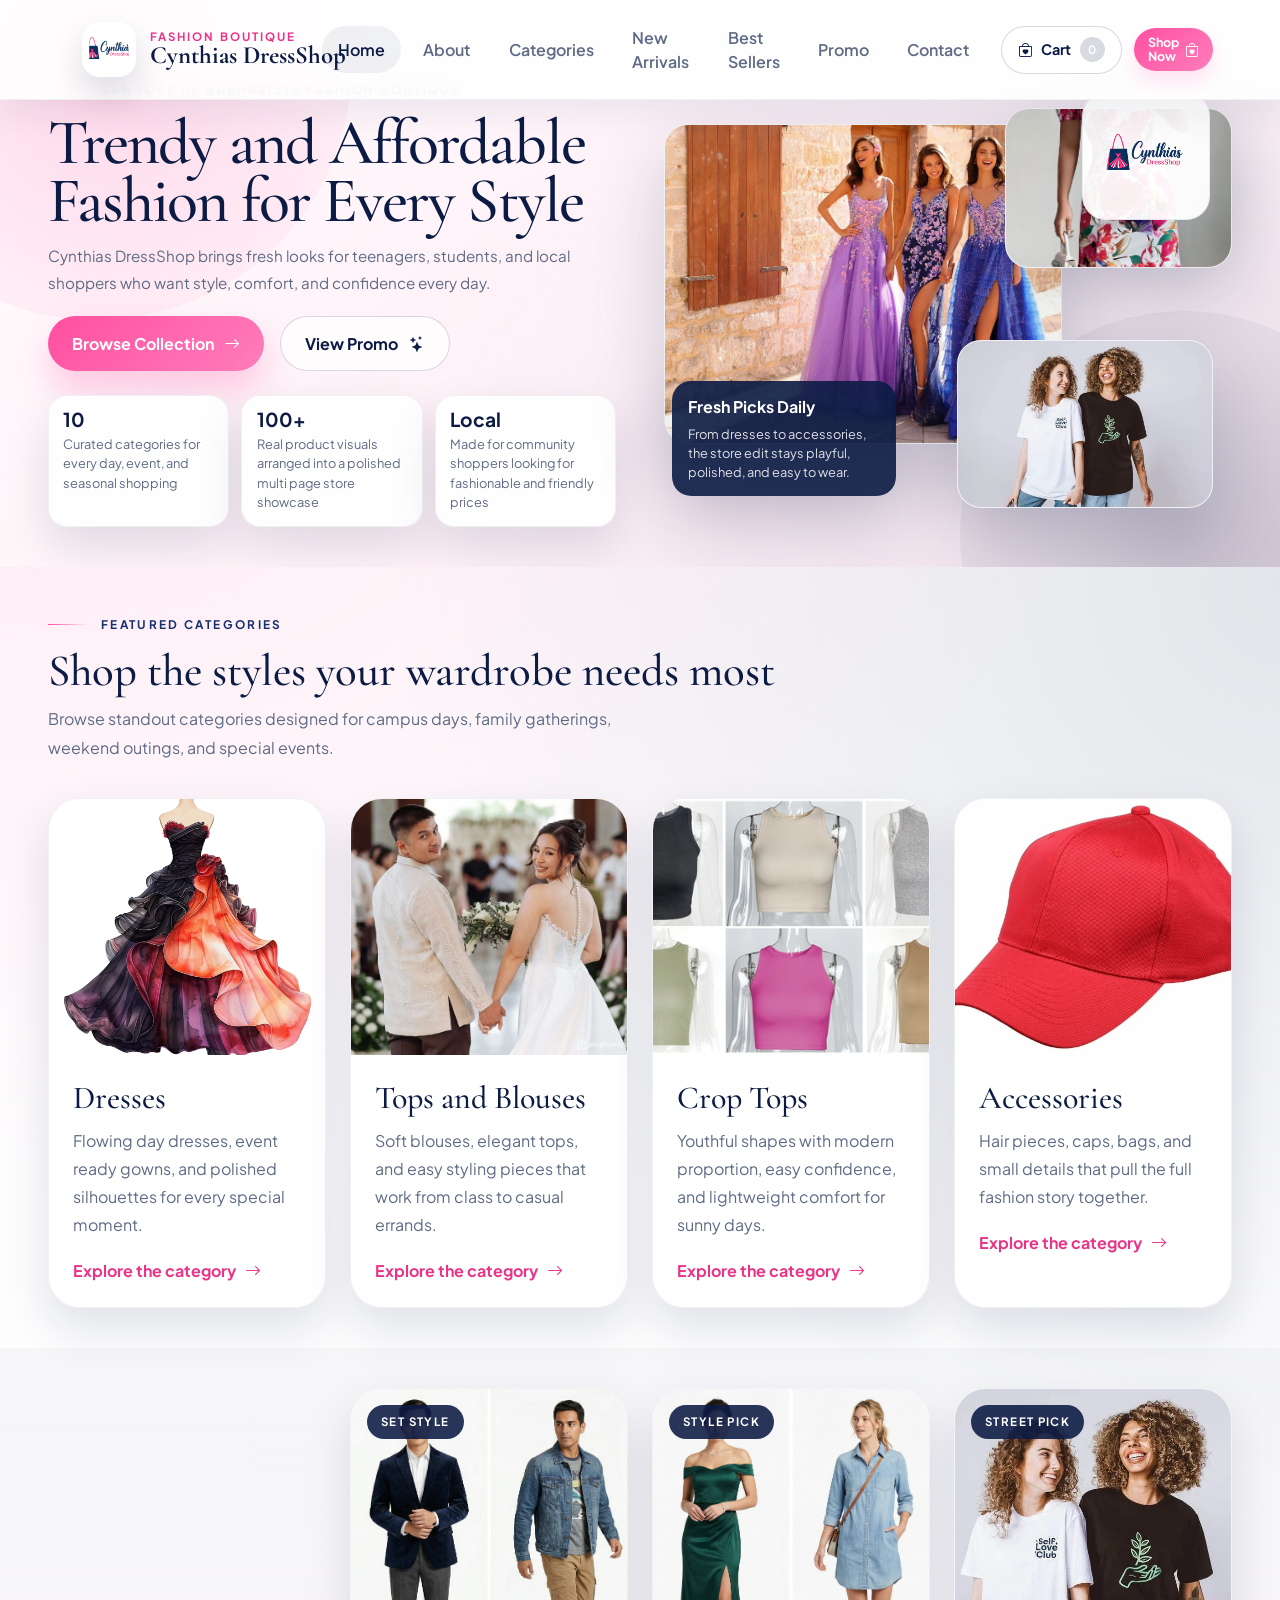
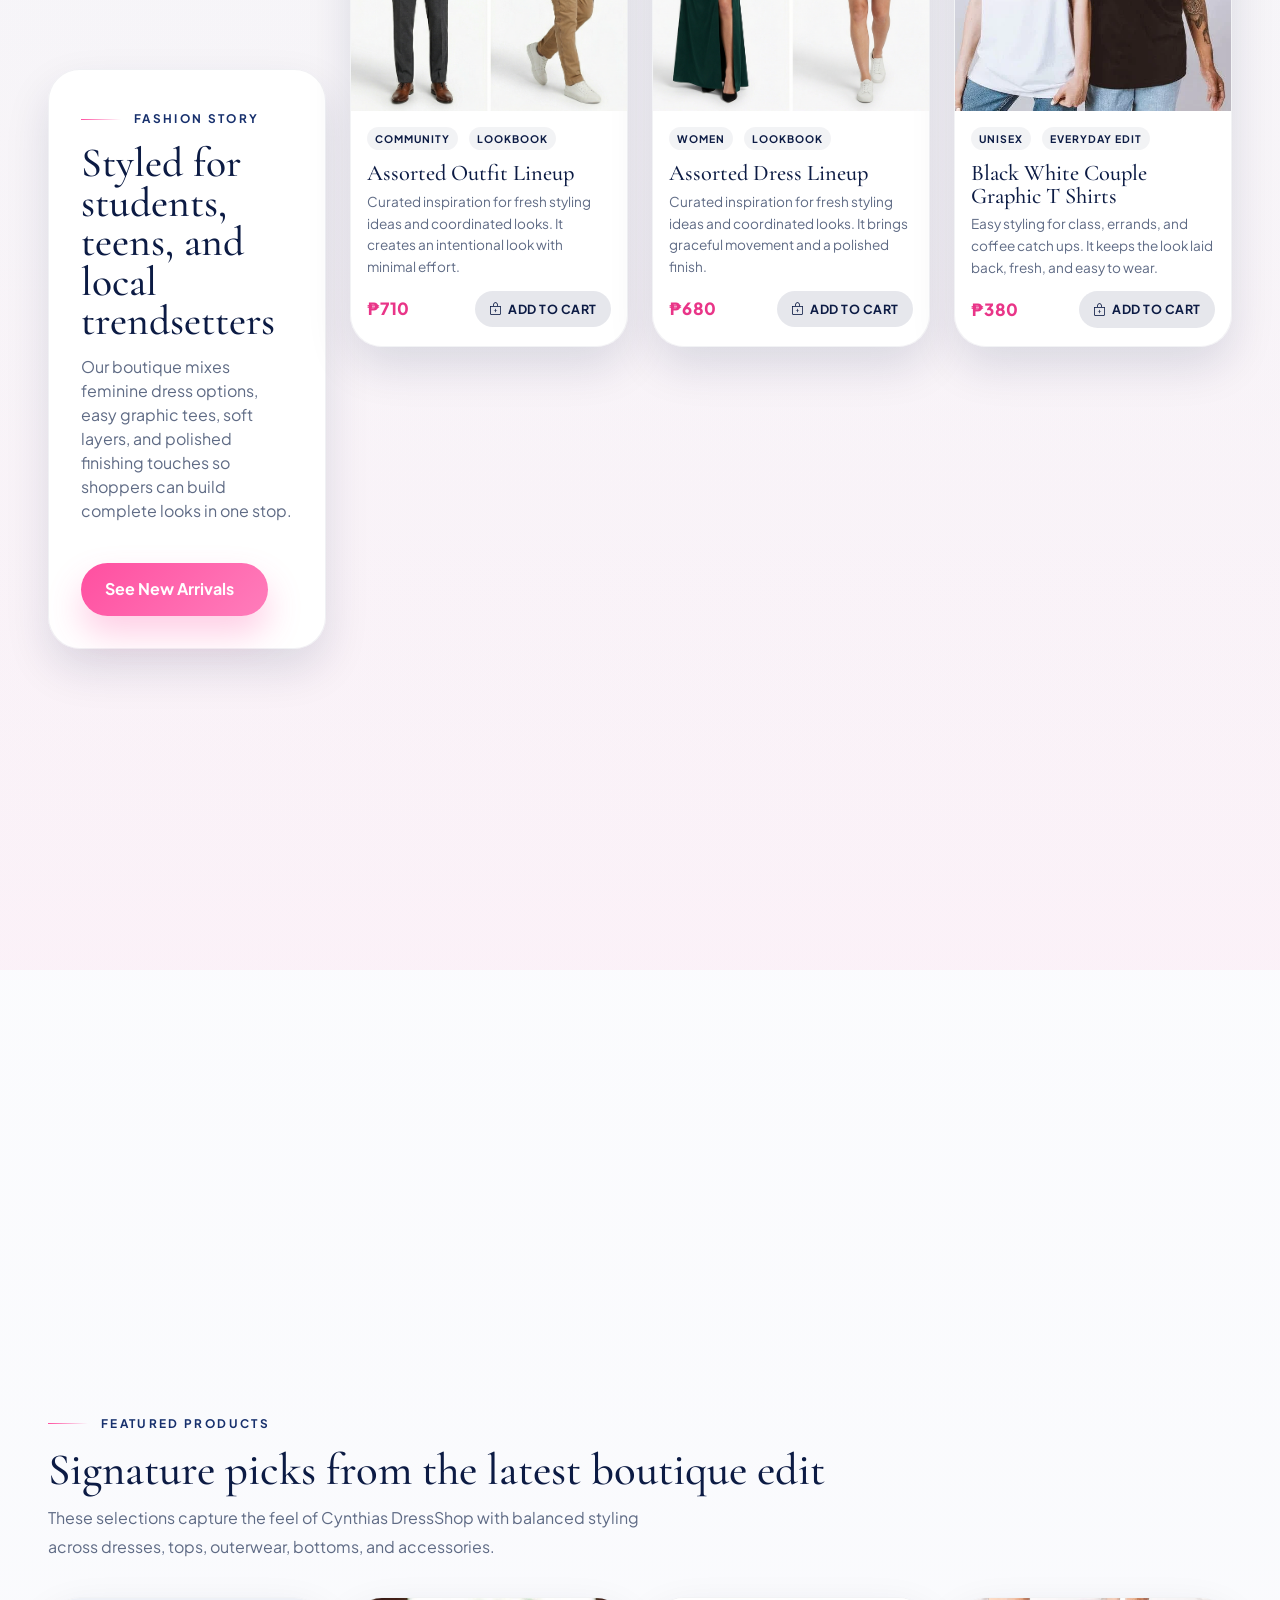
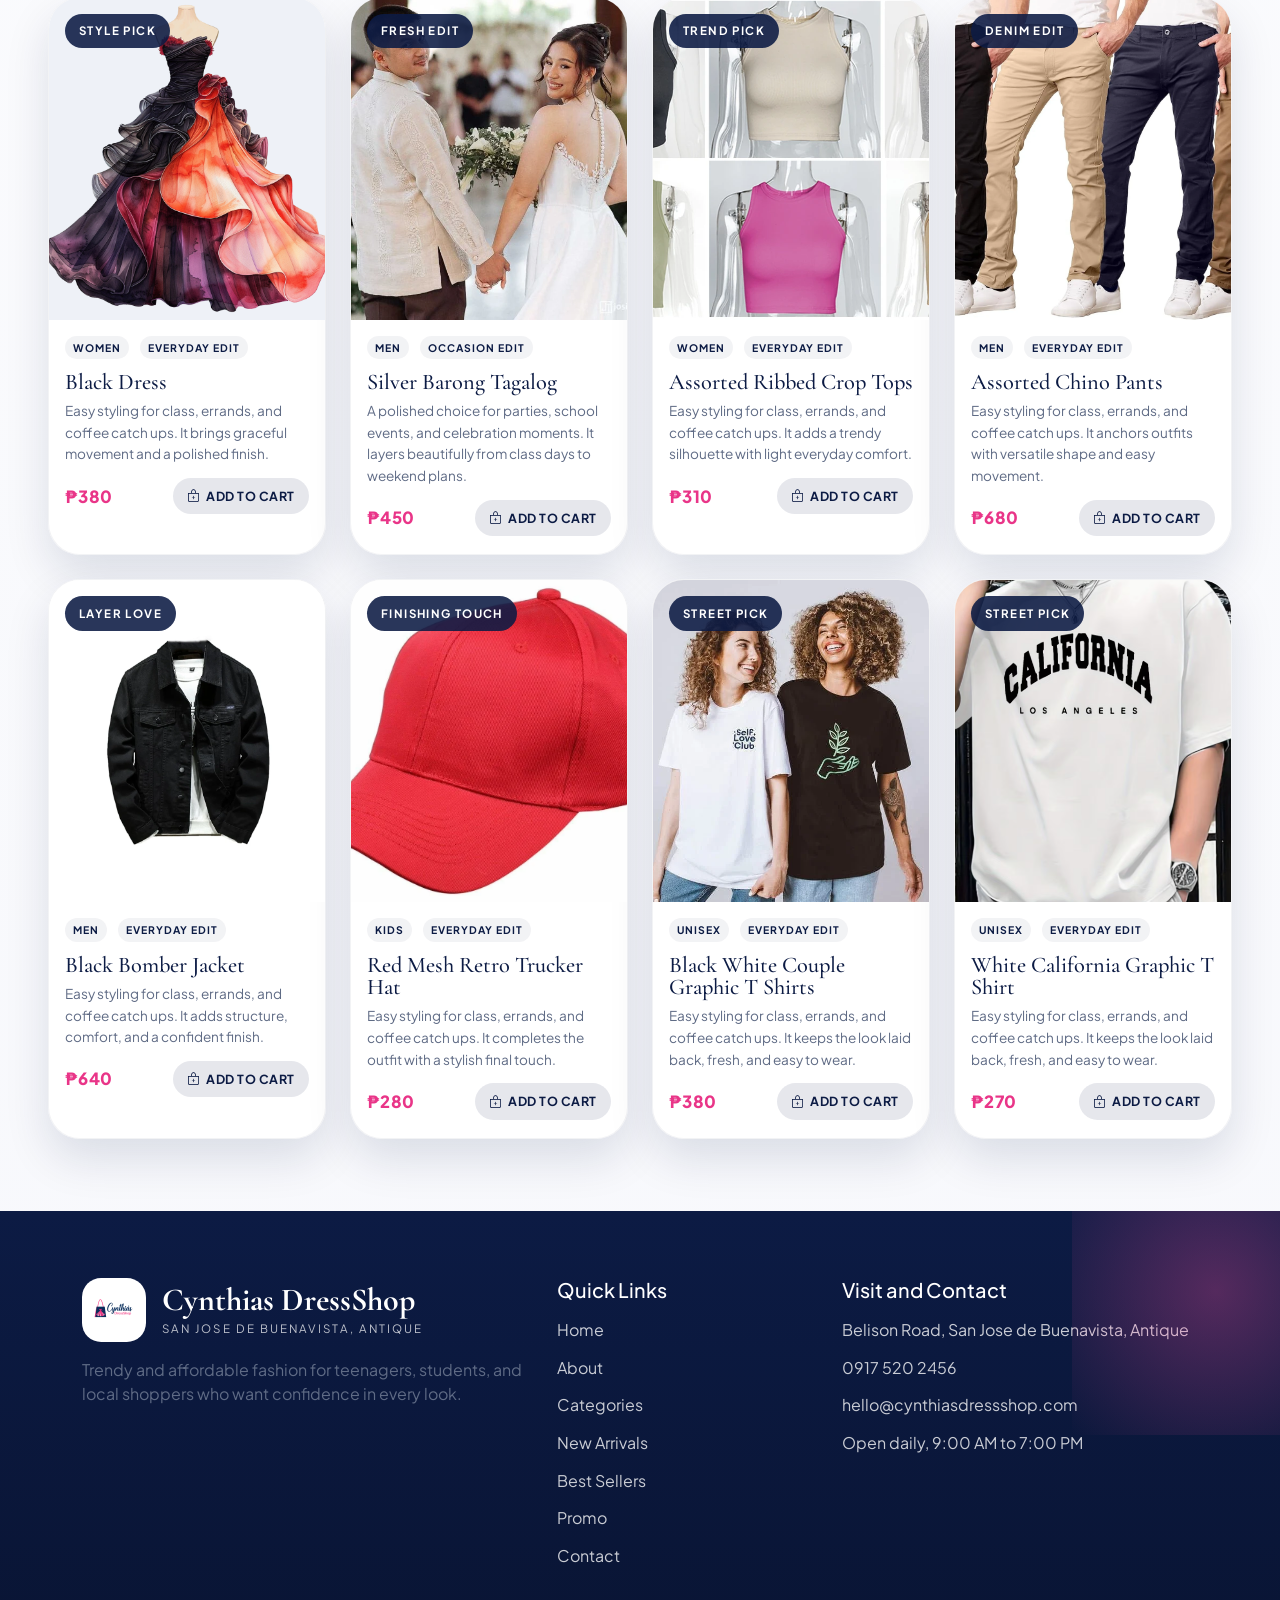
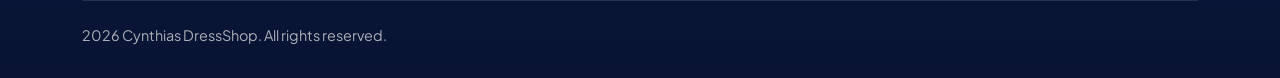
<file: index.html>
<!DOCTYPE html>
<html lang="en">
  <head>
    <meta charset="UTF-8">
    <meta name="viewport" content="width=device-width, initial-scale=1.0">
    <title>Cynthias DressShop</title>
    <meta http-equiv="refresh" content="0; url=./Lhara%20WS/htmlfiles/index.html">
    <script>
      window.location.replace("./Lhara%20WS/htmlfiles/index.html");
    </script>
  </head>
  <body>
    <p>
      Redirecting to Cynthias DressShop...
      <a href="./Lhara%20WS/htmlfiles/index.html">Open site</a>
    </p>
  </body>
</html>
</file>
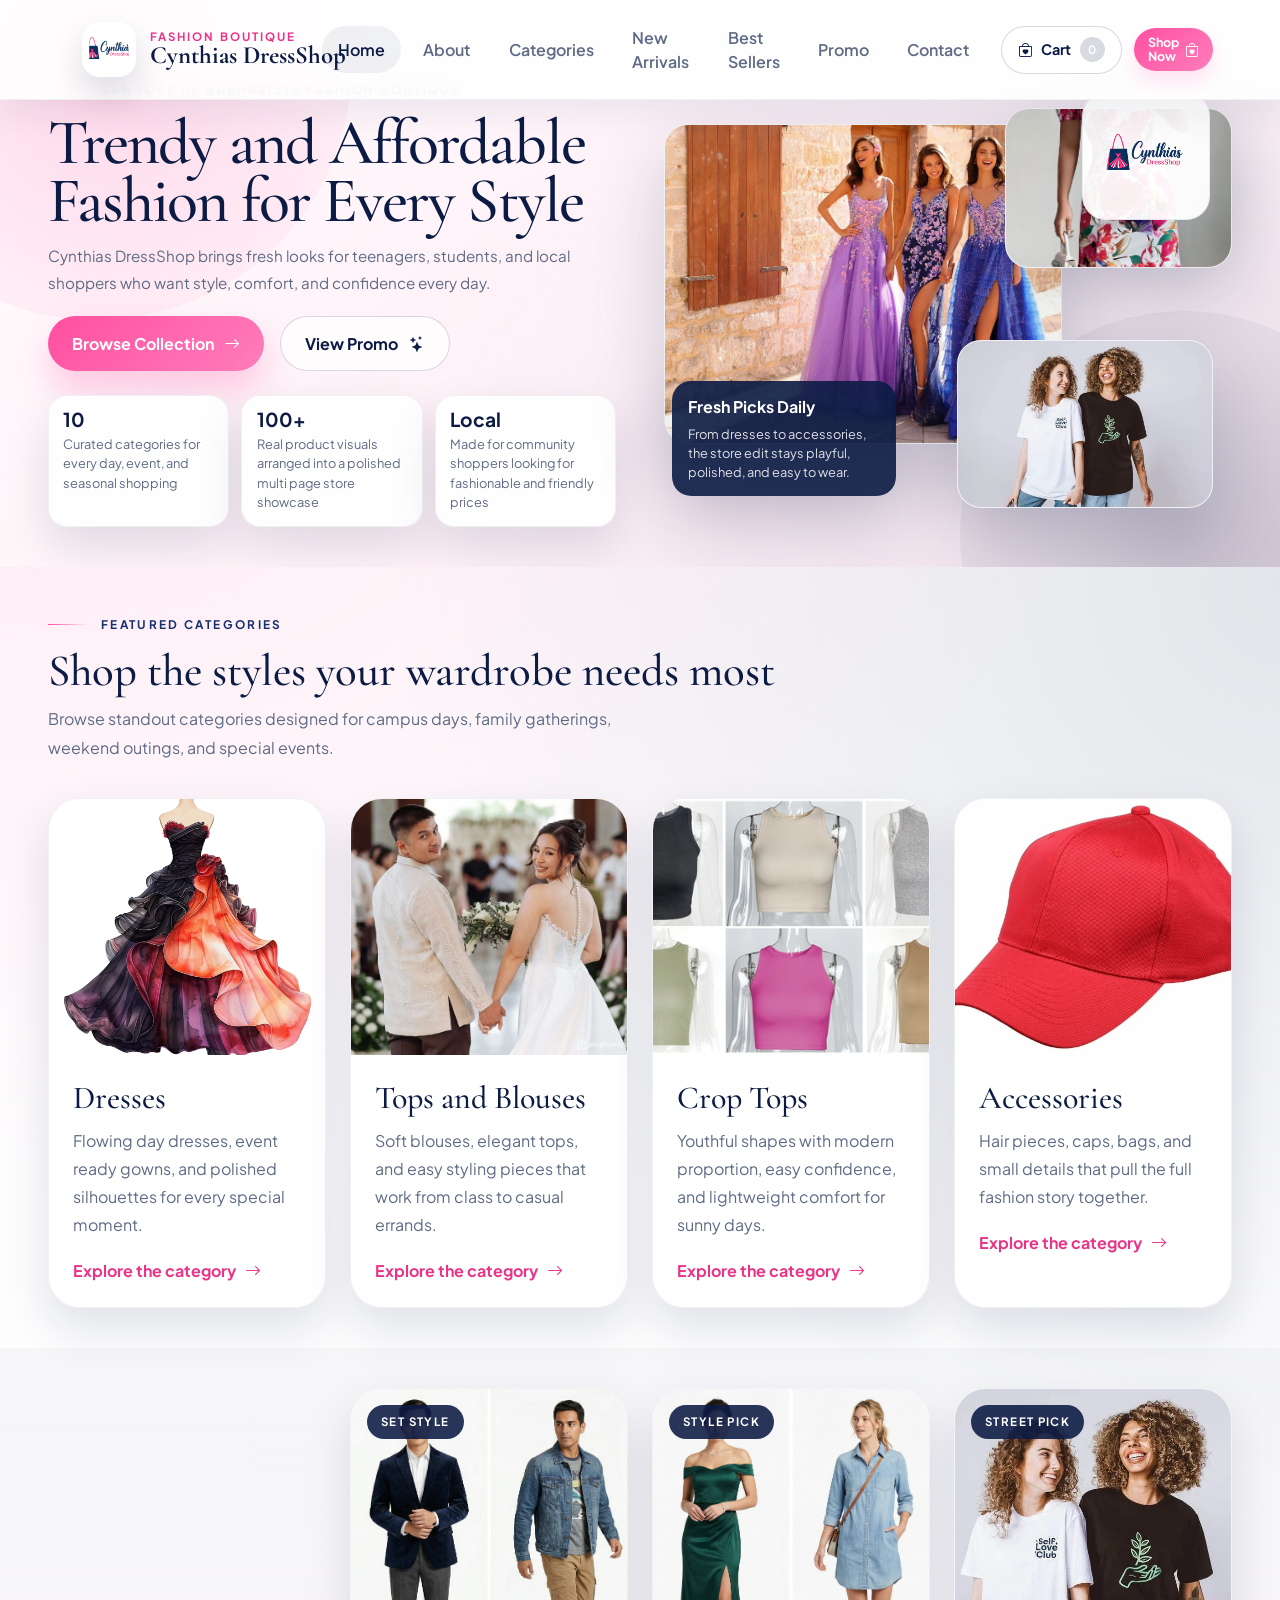
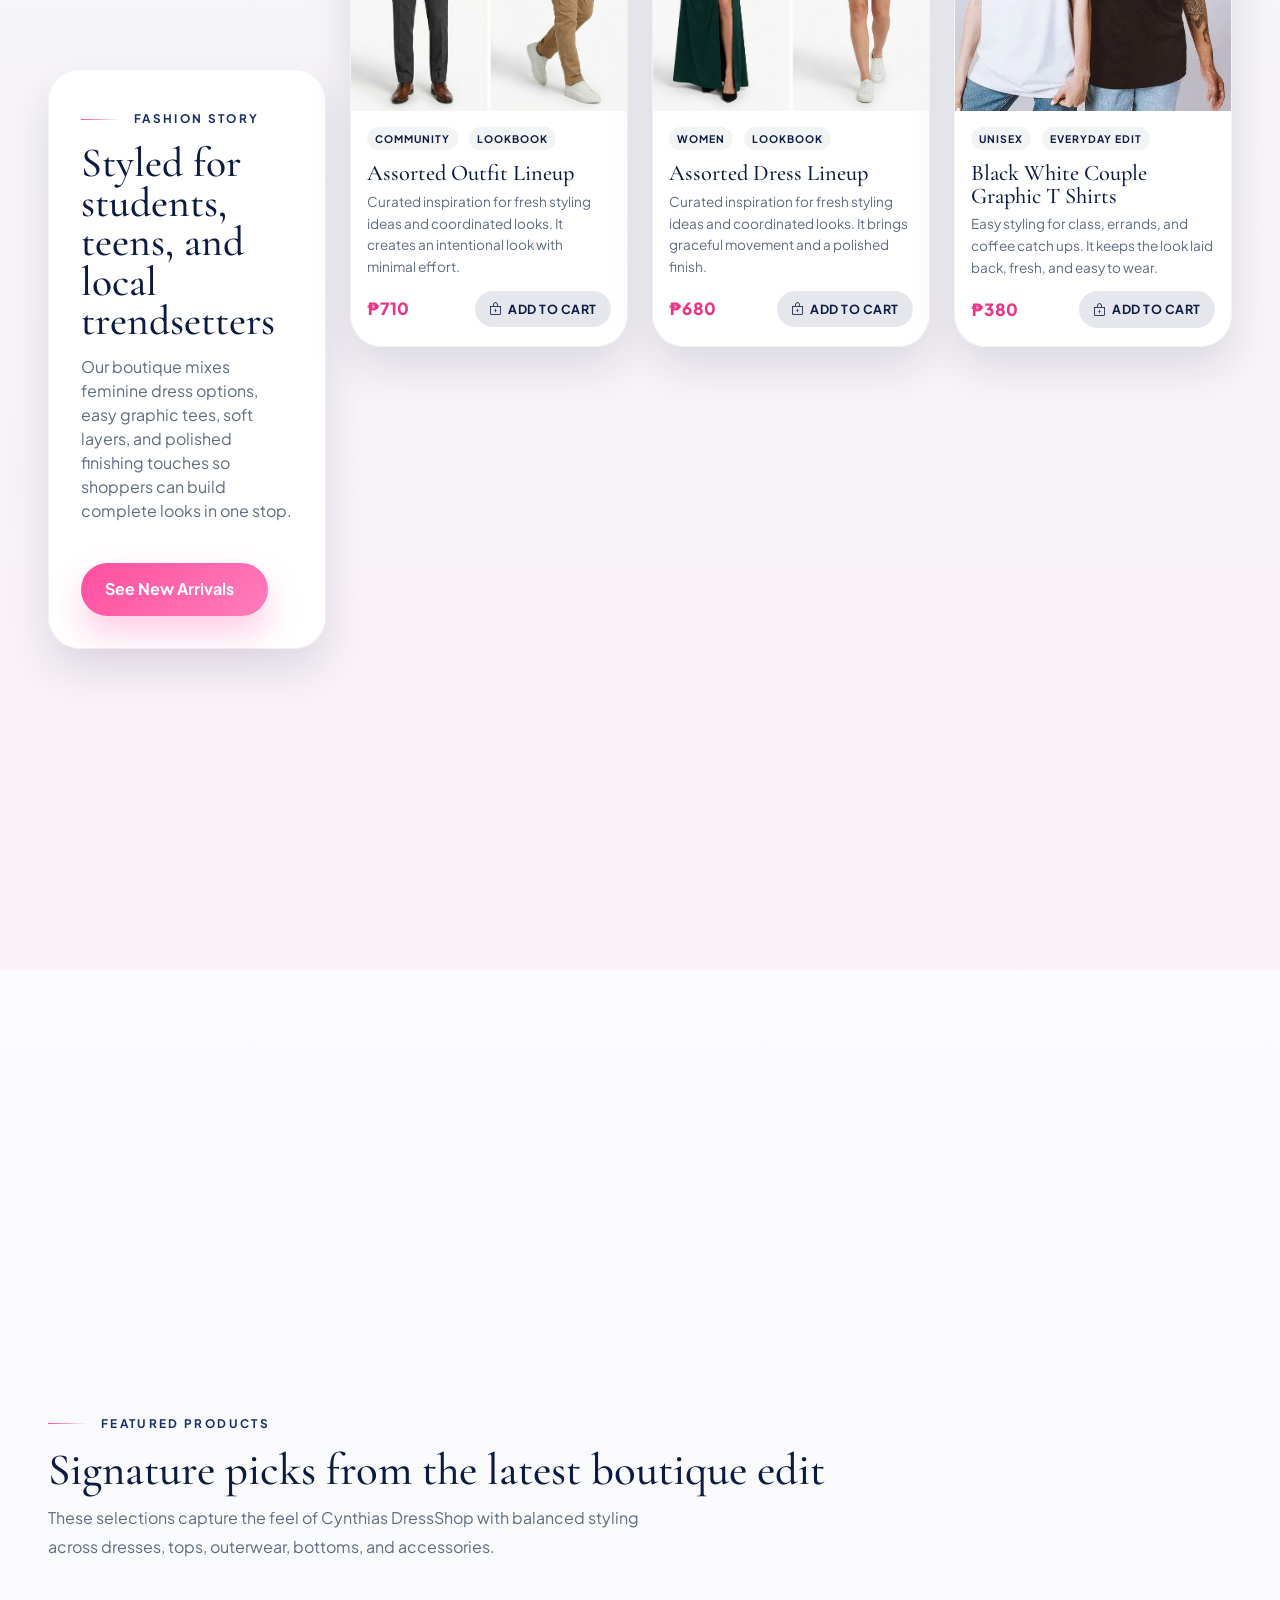
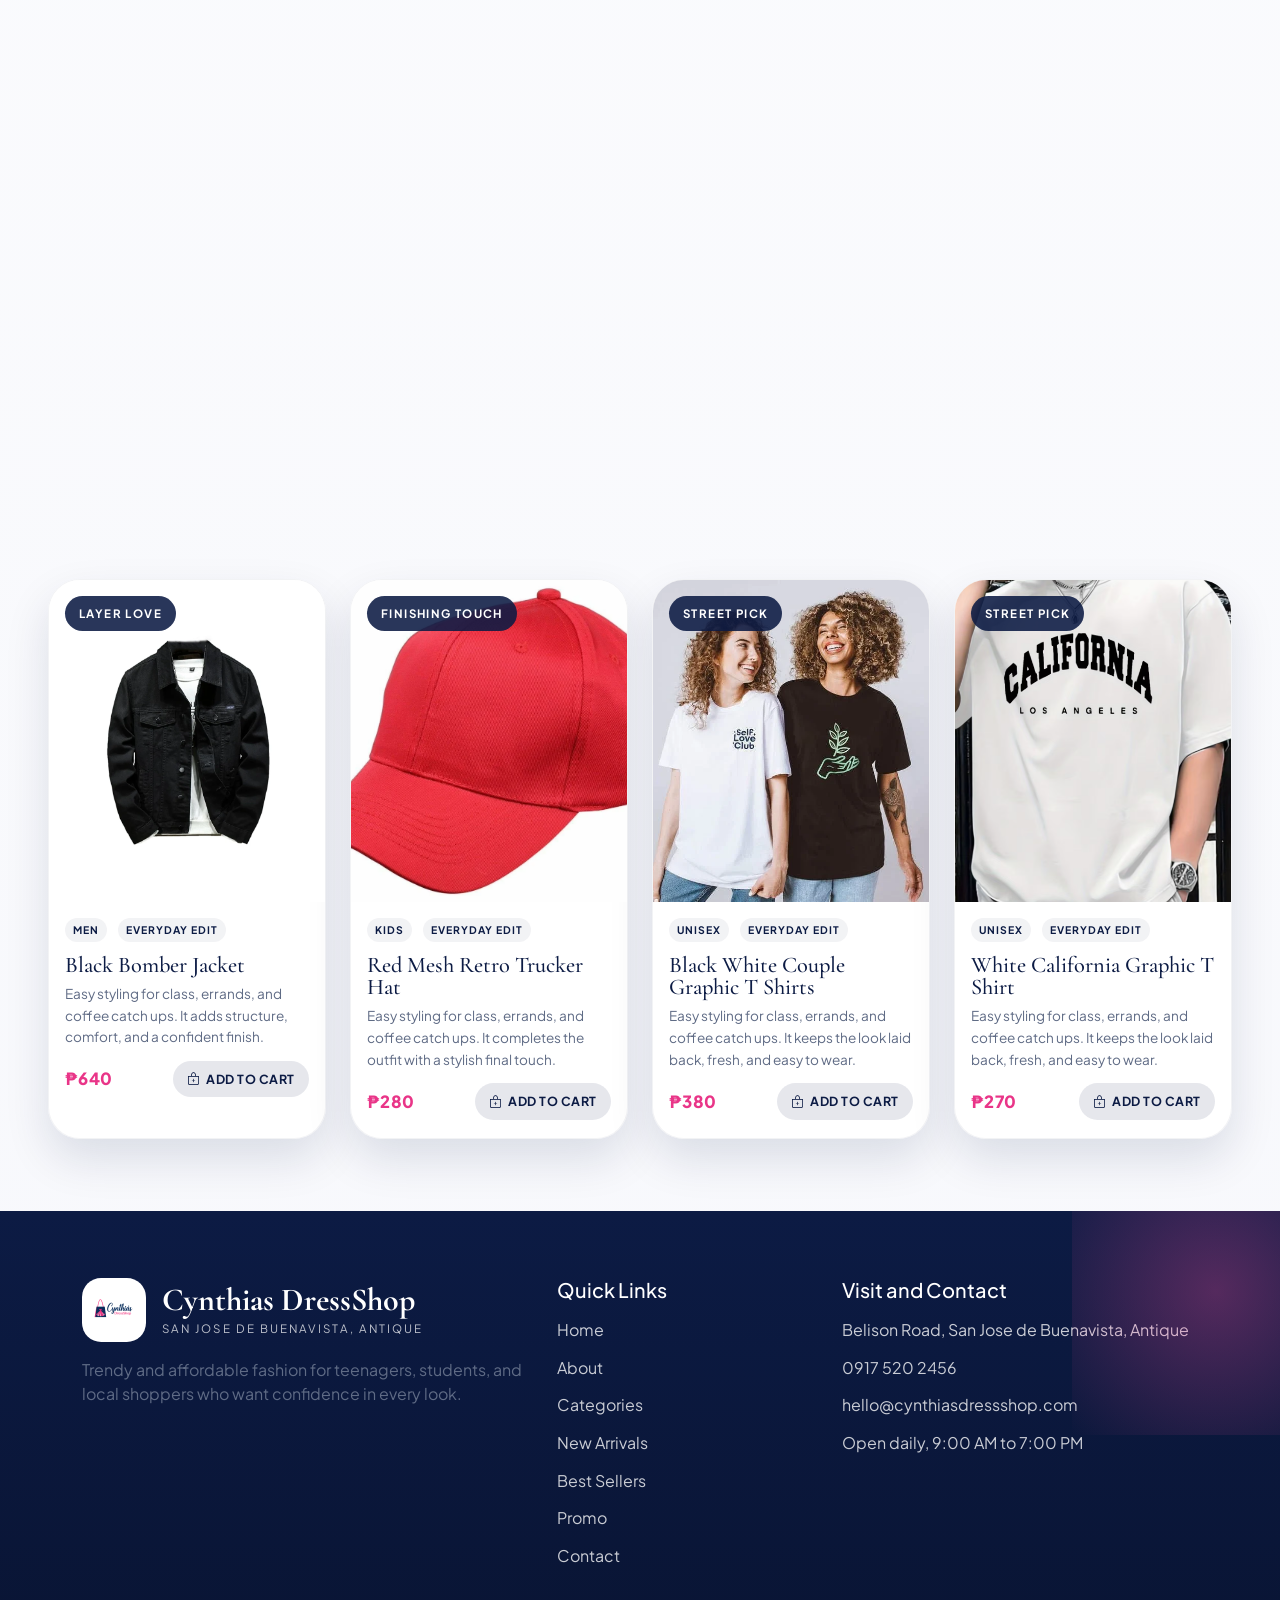
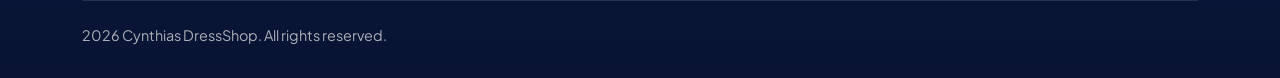
<file: Lhara WS/index.html>
<!DOCTYPE html>
<html lang="en">
  <head>
    <meta charset="UTF-8">
    <meta name="viewport" content="width=device-width, initial-scale=1.0">
    <title>Cynthias DressShop</title>
    <meta http-equiv="refresh" content="0; url=./htmlfiles/index.html">
    <script>
      window.location.replace("./htmlfiles/index.html");
    </script>
  </head>
  <body>
    <p>
      Redirecting to Cynthias DressShop...
      <a href="./htmlfiles/index.html">Open site</a>
    </p>
  </body>
</html>
</file>
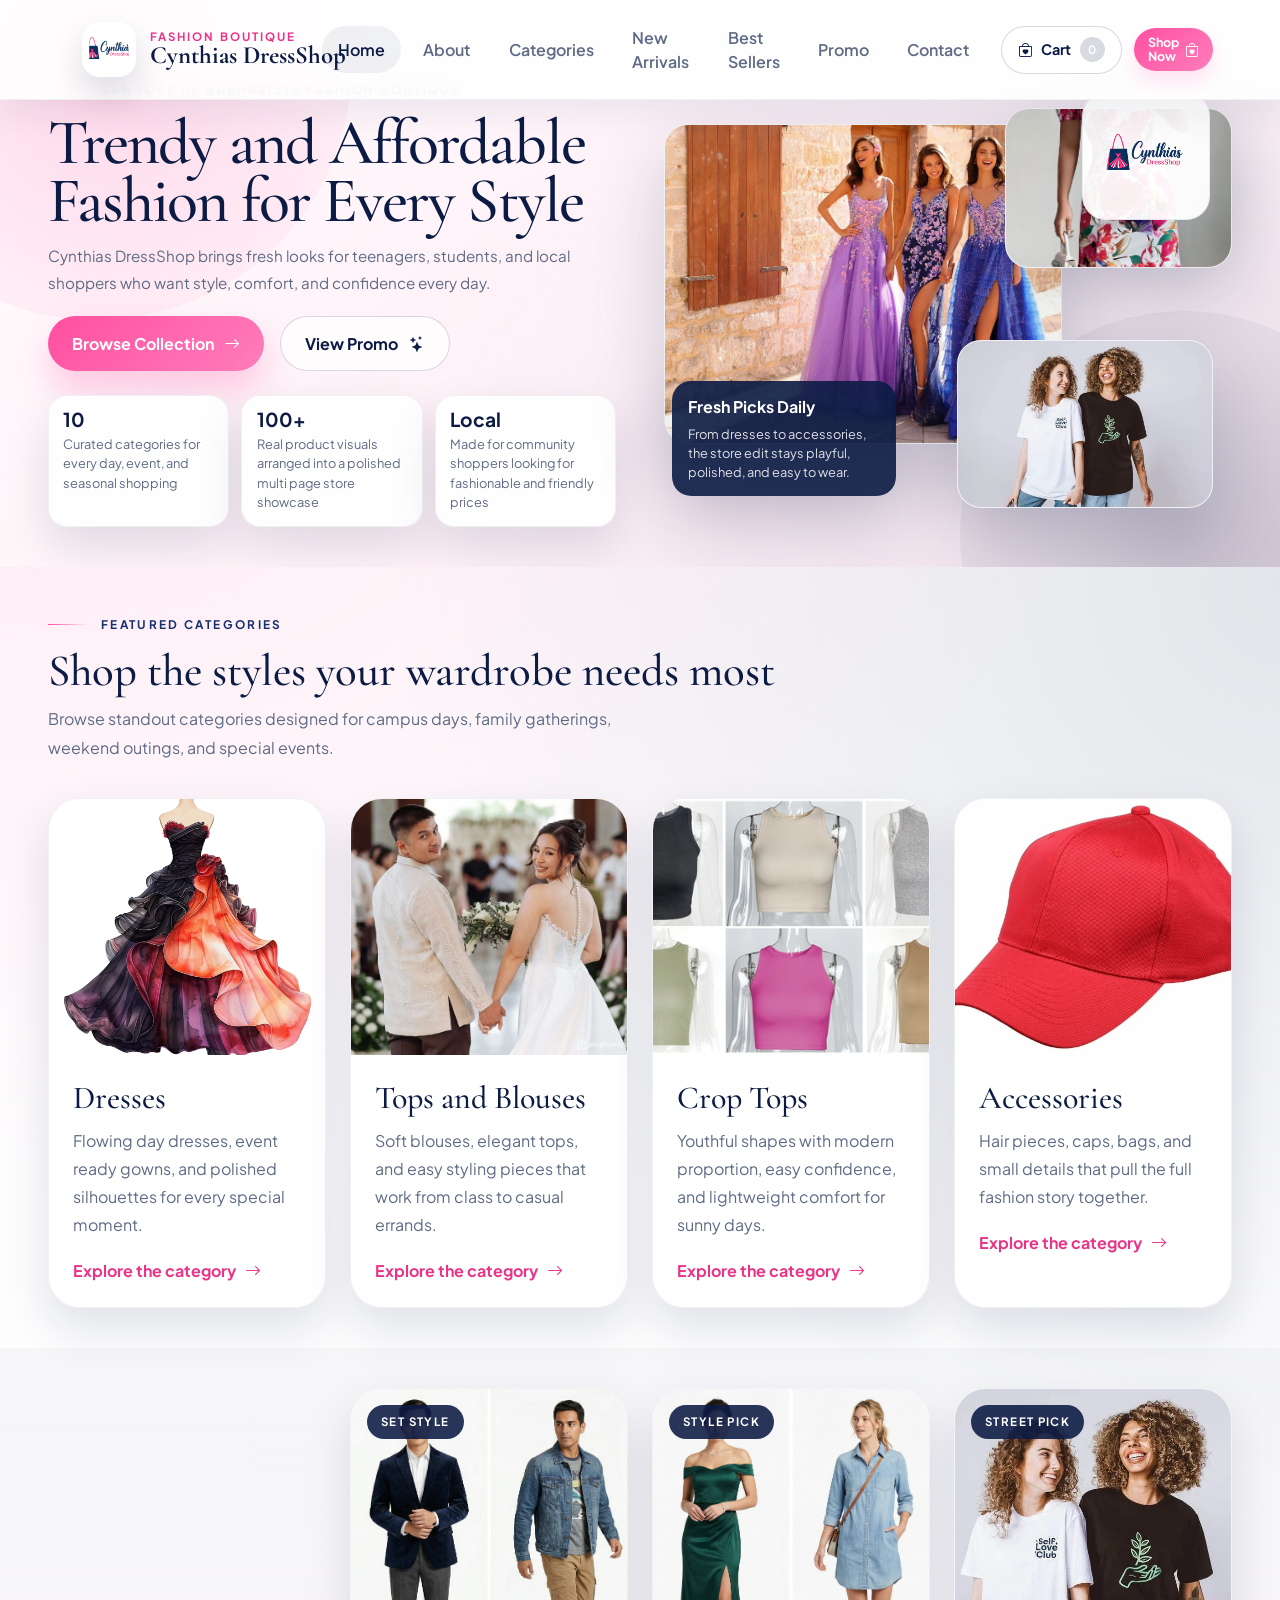
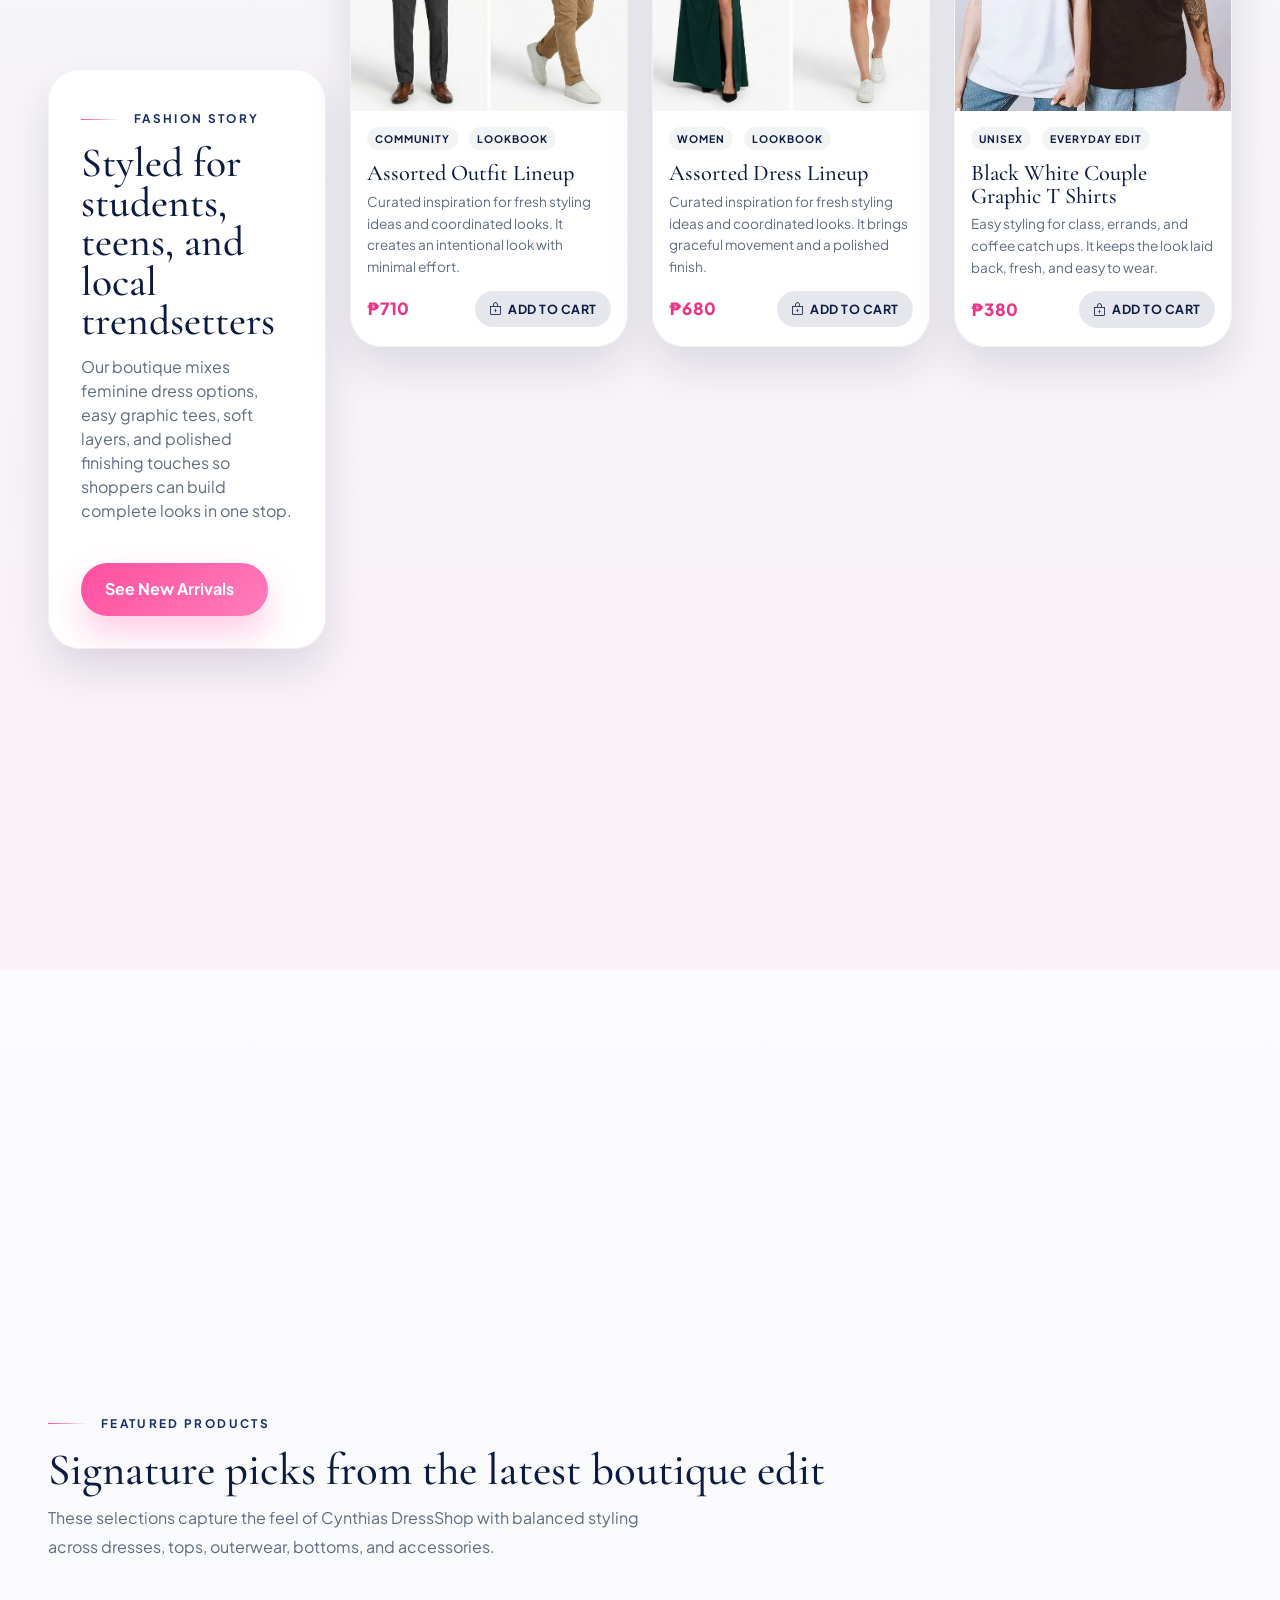
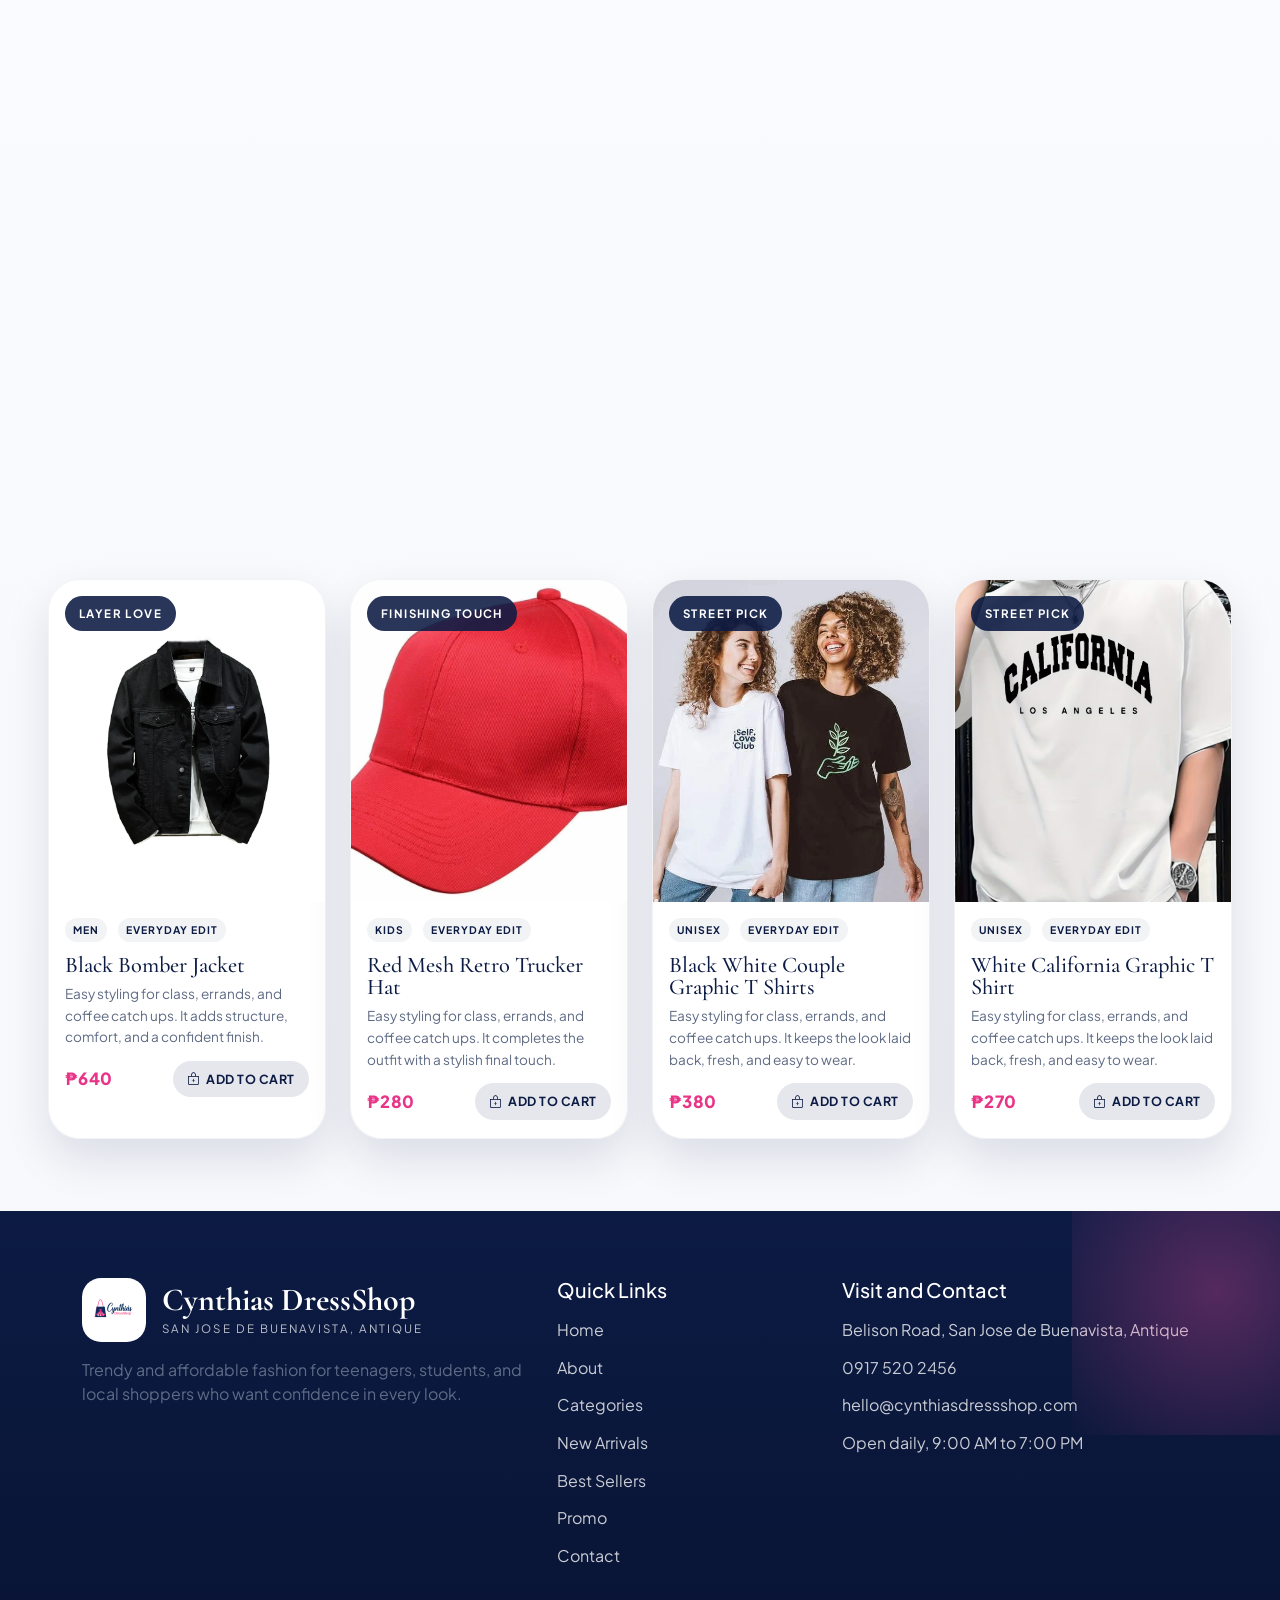
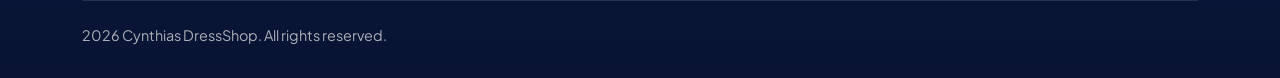
<file: Lhara WS/htmlfiles/index.html>
<!DOCTYPE html>
<html lang="en">
  <head>
    <meta charset="UTF-8">
    <meta name="viewport" content="width=device-width, initial-scale=1.0">
    <title>Cynthias DressShop | Home</title>
    <meta
      name="description"
      content="Cynthias DressShop offers trendy and affordable fashion in San Jose de Buenavista, Antique for teenagers, students, and local shoppers."
    >
    <link rel="preconnect" href="https://fonts.googleapis.com">
    <link rel="preconnect" href="https://fonts.gstatic.com" crossorigin>
    <link
      href="https://fonts.googleapis.com/css2?family=Cormorant+Garamond:wght@500;600;700&family=Plus+Jakarta+Sans:wght@400;500;600;700;800&display=swap"
      rel="stylesheet"
    >
    <link href="https://cdn.jsdelivr.net/npm/bootstrap@5.3.3/dist/css/bootstrap.min.css" rel="stylesheet">
    <link rel="stylesheet" href="https://cdn.jsdelivr.net/npm/bootstrap-icons@1.11.3/font/bootstrap-icons.min.css">
    <link rel="stylesheet" href="../cssfiles/style.css">
    <link rel="stylesheet" href="../cssfiles/responsive.css">
  </head>
  <body data-page="home">
    <div data-site-nav></div>

    <main>
      <section class="page-hero">
        <div class="container-fluid px-3 px-xl-5 hero-shell">
          <div class="row align-items-center g-5">
            <div class="col-lg-6">
              <span class="eyebrow">San Jose de Buenavista Fashion Boutique</span>
              <h1 class="hero-title">Trendy and Affordable Fashion for Every Style</h1>
              <p class="hero-copy">
                Cynthias DressShop brings fresh looks for teenagers, students, and local shoppers who want style, comfort, and confidence every day.
              </p>
              <div class="hero-actions">
                <a class="btn-brand" href="categories.html">
                  Browse Collection
                  <i class="bi bi-arrow-right"></i>
                </a>
                <a class="btn-ghost" href="promo.html">
                  View Promo
                  <i class="bi bi-stars"></i>
                </a>
              </div>
              <div class="hero-stats">
                <div class="mini-stat reveal">
                  <strong>10</strong>
                  <span>Curated categories for every day, event, and seasonal shopping</span>
                </div>
                <div class="mini-stat reveal">
                  <strong>100+</strong>
                  <span>Real product visuals arranged into a polished multi page store showcase</span>
                </div>
                <div class="mini-stat reveal">
                  <strong>Local</strong>
                  <span>Made for community shoppers looking for fashionable and friendly prices</span>
                </div>
              </div>
            </div>
            <div class="col-lg-6">
              <div class="hero-visual">
                <div class="hero-logo-card reveal">
                  <img src="../images/logo.webp" alt="Cynthias DressShop logo">
                </div>
                <div class="hero-collage">
                  <article class="hero-card hero-card-lg reveal">
                    <img src="../images/fashion-editorial-beige-banner-image.webp" alt="Fashion editorial scene">
                  </article>
                  <article class="hero-card hero-card-top reveal">
                    <img src="../images/womens-casual-pink-floral-midi-dress.webp" alt="Pink floral midi dress">
                  </article>
                  <article class="hero-card hero-card-bottom reveal">
                    <img src="../images/unisex-casual-black-white-couple-graphic-tshirts.webp" alt="Graphic shirts styling">
                  </article>
                  <div class="hero-stat-card reveal">
                    <strong>Fresh Picks Daily</strong>
                    <span>From dresses to accessories, the store edit stays playful, polished, and easy to wear.</span>
                  </div>
                </div>
              </div>
            </div>
          </div>
        </div>
      </section>

      <section class="section-shell">
        <div class="container-fluid px-3 px-xl-5">
          <div class="section-heading">
            <div>
              <span class="eyebrow">Featured Categories</span>
              <h2>Shop the styles your wardrobe needs most</h2>
              <p>
                Browse standout categories designed for campus days, family gatherings, weekend outings, and special events.
              </p>
            </div>
          </div>
          <div id="home-featured-categories"></div>
        </div>
      </section>

      <section class="section-shell soft-panel">
        <div class="container-fluid px-3 px-xl-5">
          <div class="row align-items-center g-4">
            <div class="col-xl-3 col-lg-4">
              <div class="spotlight-panel reveal">
                <span class="eyebrow">Fashion Story</span>
                <h3>Styled for students, teens, and local trendsetters</h3>
                <p>
                  Our boutique mixes feminine dress options, easy graphic tees, soft layers, and polished finishing touches so shoppers can build complete looks in one stop.
                </p>
                <a class="btn-brand mt-4" href="new-arrivals.html">
                  See New Arrivals
                  <i class="bi bi-sparkles"></i>
                </a>
              </div>
            </div>
            <div class="col-xl-9 col-lg-8">
              <div id="home-style-mix"></div>
            </div>
          </div>
        </div>
      </section>

      <section class="section-shell">
        <div class="container-fluid px-3 px-xl-5">
          <div class="promo-ribbon reveal">
            <span class="promo-kicker">In Store Highlights</span>
            <h3>Fresh fashion picks with friendly local prices</h3>
            <p>
              Discover everyday staples, occasion ready dresses, and easy finishing touches chosen to help shoppers look stylish without stretching the budget.
            </p>
            <a class="btn-brand" href="promo.html">
              Explore Store Promo
              <i class="bi bi-tags"></i>
            </a>
          </div>
        </div>
      </section>

      <section class="section-shell">
        <div class="container-fluid px-3 px-xl-5">
          <div class="section-heading">
            <div>
              <span class="eyebrow">Featured Products</span>
              <h2>Signature picks from the latest boutique edit</h2>
              <p>
                These selections capture the feel of Cynthias DressShop with balanced styling across dresses, tops, outerwear, bottoms, and accessories.
              </p>
            </div>
          </div>
          <div id="home-featured-products"></div>
        </div>
      </section>
    </main>

    <footer data-site-footer></footer>

    <script src="https://cdn.jsdelivr.net/npm/bootstrap@5.3.3/dist/js/bootstrap.bundle.min.js"></script>
    <script src="../jsfiles/catalog-data.js"></script>
    <script src="../jsfiles/main.js"></script>
  </body>
</html>
</file>
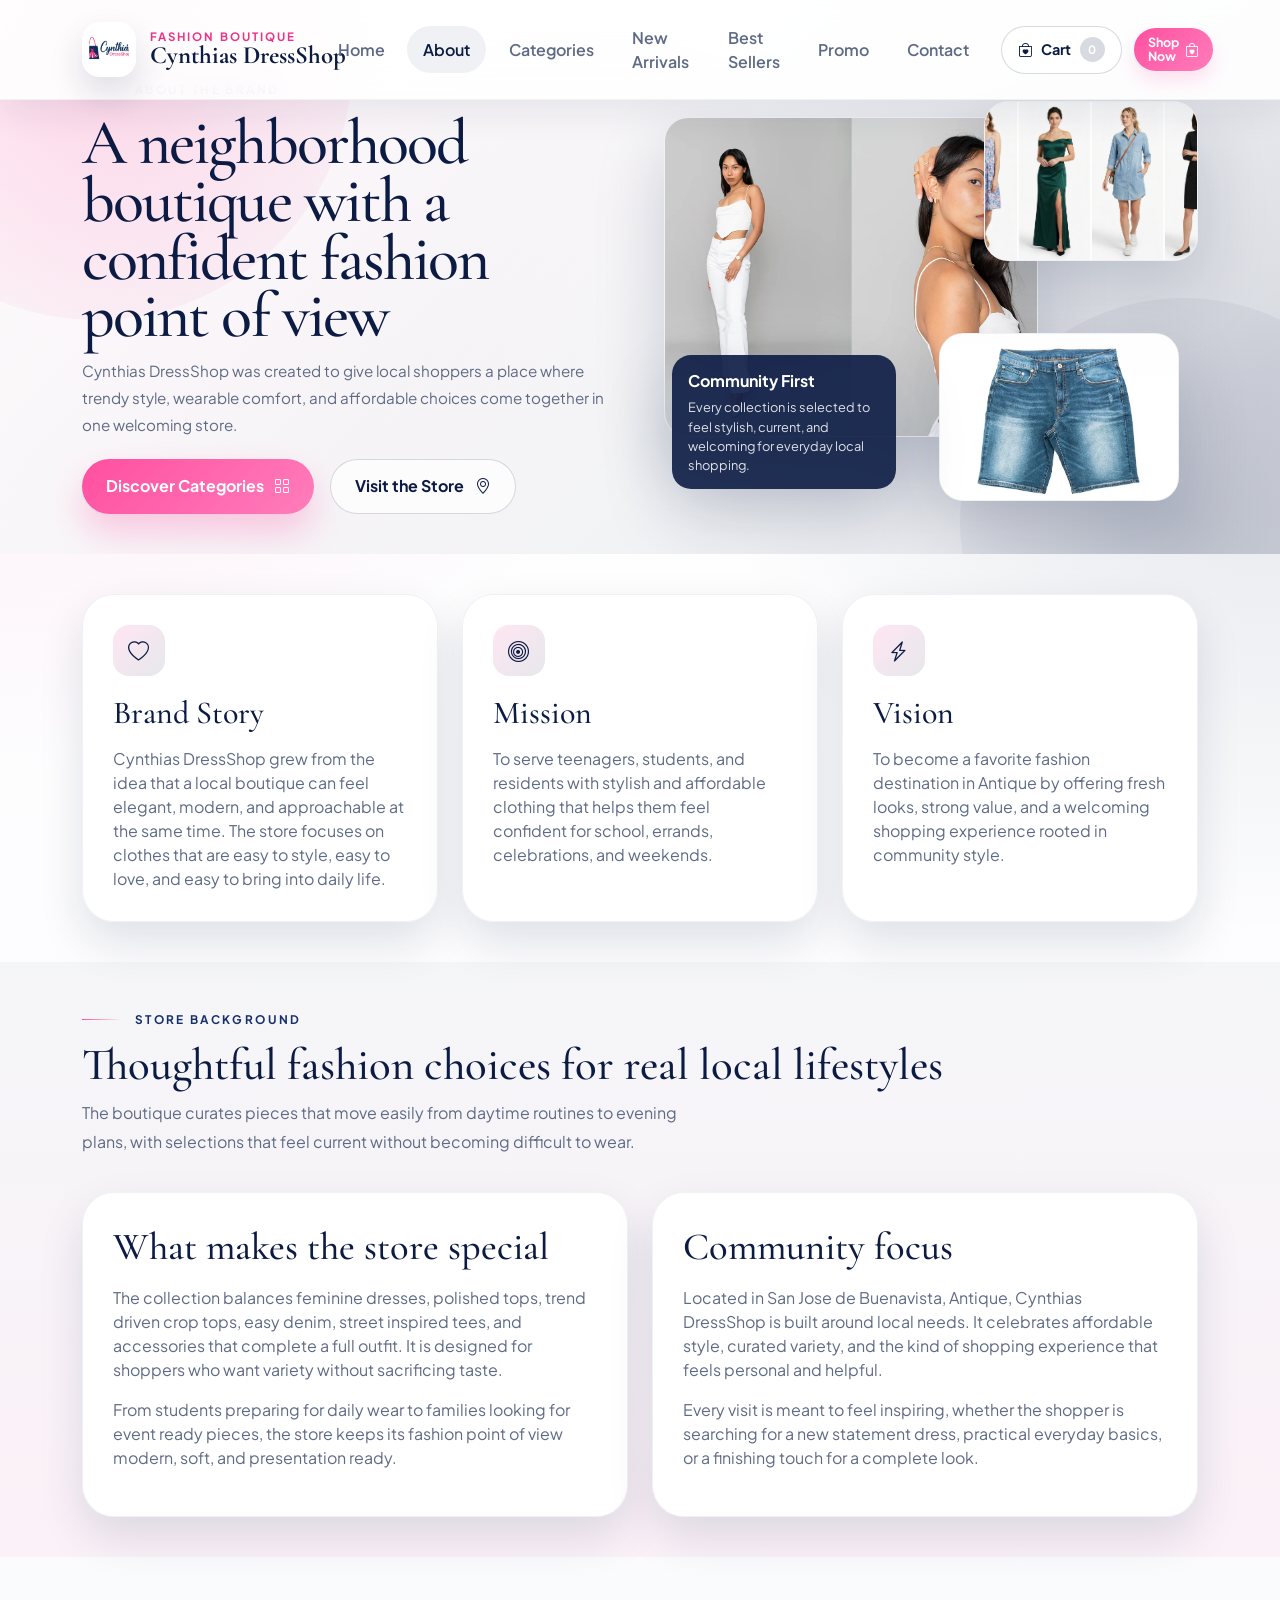
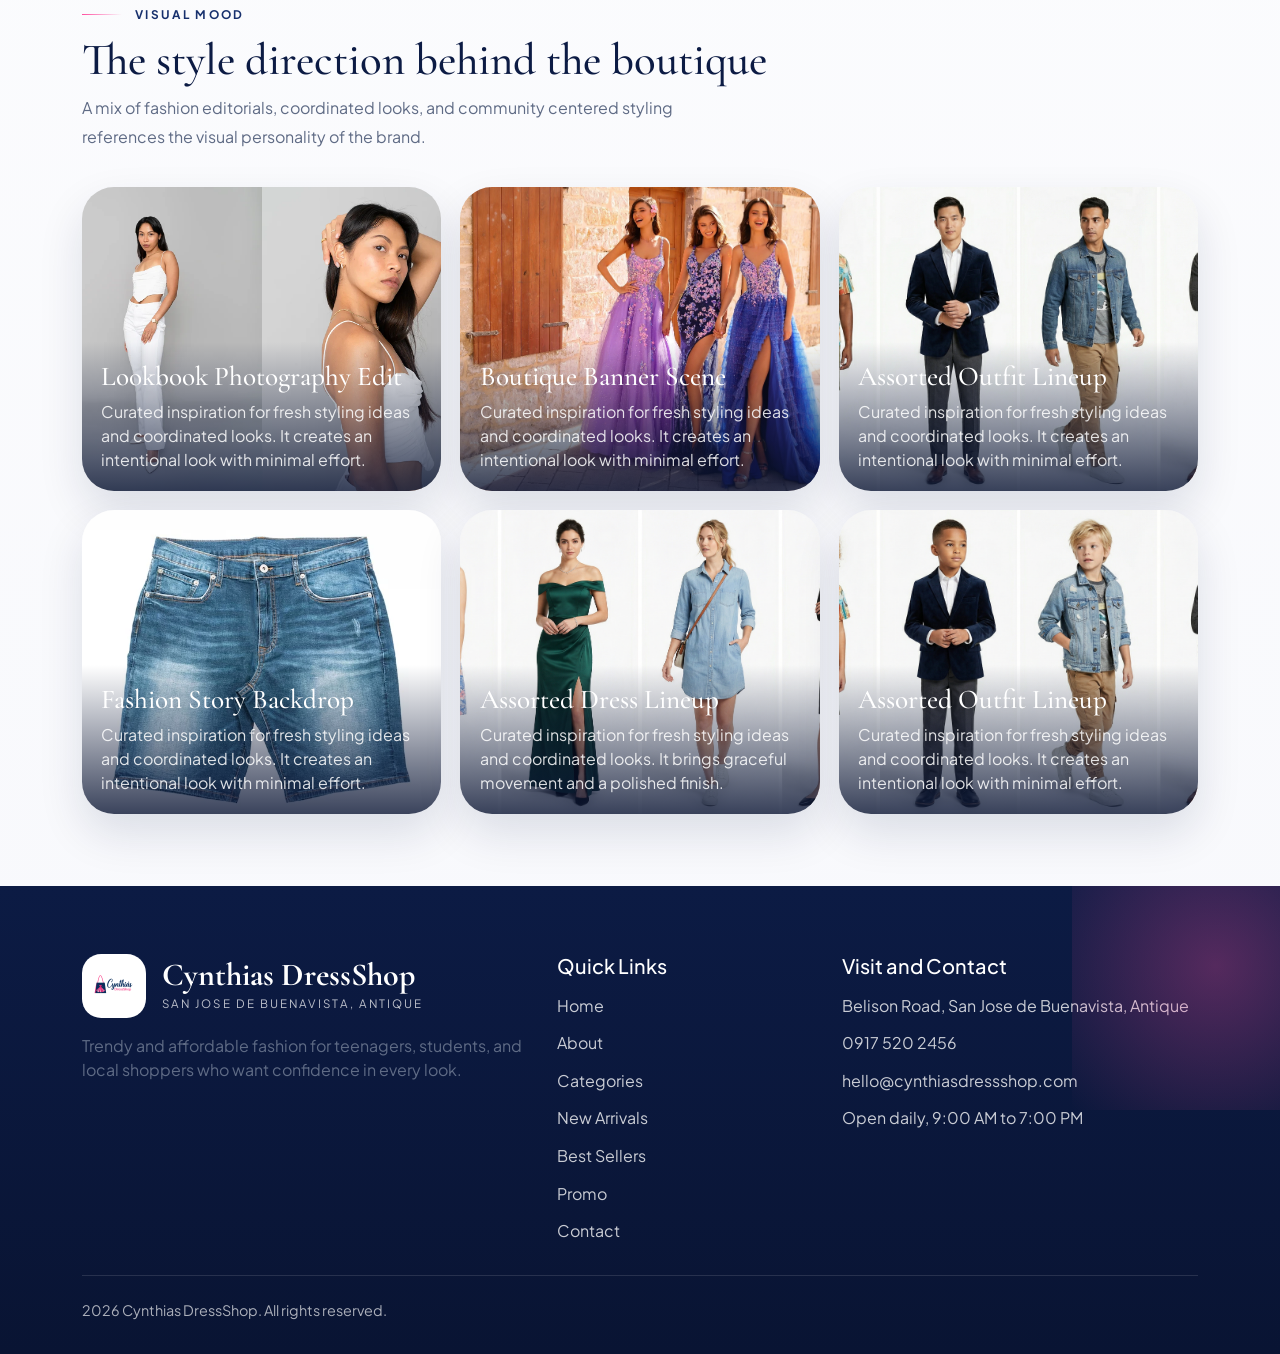
<file: Lhara WS/htmlfiles/about.html>
<!DOCTYPE html>
<html lang="en">
  <head>
    <meta charset="UTF-8">
    <meta name="viewport" content="width=device-width, initial-scale=1.0">
    <title>Cynthias DressShop | About</title>
    <meta
      name="description"
      content="Learn the story, mission, and vision behind Cynthias DressShop in San Jose de Buenavista, Antique."
    >
    <link rel="preconnect" href="https://fonts.googleapis.com">
    <link rel="preconnect" href="https://fonts.gstatic.com" crossorigin>
    <link
      href="https://fonts.googleapis.com/css2?family=Cormorant+Garamond:wght@500;600;700&family=Plus+Jakarta+Sans:wght@400;500;600;700;800&display=swap"
      rel="stylesheet"
    >
    <link href="https://cdn.jsdelivr.net/npm/bootstrap@5.3.3/dist/css/bootstrap.min.css" rel="stylesheet">
    <link rel="stylesheet" href="https://cdn.jsdelivr.net/npm/bootstrap-icons@1.11.3/font/bootstrap-icons.min.css">
    <link rel="stylesheet" href="../cssfiles/style.css">
    <link rel="stylesheet" href="../cssfiles/responsive.css">
  </head>
  <body data-page="about">
    <div data-site-nav></div>

    <main>
      <section class="page-hero">
        <div class="container hero-shell">
          <div class="row align-items-center g-5">
            <div class="col-lg-6">
              <span class="eyebrow">About the Brand</span>
              <h1 class="hero-title">A neighborhood boutique with a confident fashion point of view</h1>
              <p class="hero-copy">
                Cynthias DressShop was created to give local shoppers a place where trendy style, wearable comfort, and affordable choices come together in one welcoming store.
              </p>
              <div class="hero-actions">
                <a class="btn-brand" href="categories.html">
                  Discover Categories
                  <i class="bi bi-grid"></i>
                </a>
                <a class="btn-ghost" href="contact.html">
                  Visit the Store
                  <i class="bi bi-geo-alt"></i>
                </a>
              </div>
            </div>
            <div class="col-lg-6">
              <div class="hero-visual">
                <div class="hero-collage">
                  <article class="hero-card hero-card-lg reveal">
                    <img src="../images/fashion-editorial-lookbook-photography-guide.webp" alt="Lookbook inspiration">
                  </article>
                  <article class="hero-card hero-card-top reveal">
                    <img src="../images/womens-fashion-assorted-dress-lineup.webp" alt="Dress lineup">
                  </article>
                  <article class="hero-card hero-card-bottom reveal">
                    <img src="../images/unisex-fashion-multicolor-fashion-background.webp" alt="Fashion background">
                  </article>
                  <div class="hero-stat-card reveal">
                    <strong>Community First</strong>
                    <span>Every collection is selected to feel stylish, current, and welcoming for everyday local shopping.</span>
                  </div>
                </div>
              </div>
            </div>
          </div>
        </div>
      </section>

      <section class="section-shell">
        <div class="container">
          <div class="row g-4">
            <div class="col-lg-4">
              <article class="story-card reveal">
                <div class="value-icon"><i class="bi bi-heart"></i></div>
                <h3>Brand Story</h3>
                <p>
                  Cynthias DressShop grew from the idea that a local boutique can feel elegant, modern, and approachable at the same time. The store focuses on clothes that are easy to style, easy to love, and easy to bring into daily life.
                </p>
              </article>
            </div>
            <div class="col-lg-4">
              <article class="story-card reveal">
                <div class="value-icon"><i class="bi bi-bullseye"></i></div>
                <h3>Mission</h3>
                <p>
                  To serve teenagers, students, and residents with stylish and affordable clothing that helps them feel confident for school, errands, celebrations, and weekends.
                </p>
              </article>
            </div>
            <div class="col-lg-4">
              <article class="story-card reveal">
                <div class="value-icon"><i class="bi bi-lightning-charge"></i></div>
                <h3>Vision</h3>
                <p>
                  To become a favorite fashion destination in Antique by offering fresh looks, strong value, and a welcoming shopping experience rooted in community style.
                </p>
              </article>
            </div>
          </div>
        </div>
      </section>

      <section class="section-shell soft-panel">
        <div class="container">
          <div class="section-heading">
            <div>
              <span class="eyebrow">Store Background</span>
              <h2>Thoughtful fashion choices for real local lifestyles</h2>
              <p>
                The boutique curates pieces that move easily from daytime routines to evening plans, with selections that feel current without becoming difficult to wear.
              </p>
            </div>
          </div>
          <div class="row g-4">
            <div class="col-lg-6">
              <article class="glass-panel reveal">
                <h3 class="mb-3" style="font-family: var(--font-heading); color: var(--navy); font-size: 2.4rem;">What makes the store special</h3>
                <p>
                  The collection balances feminine dresses, polished tops, trend driven crop tops, easy denim, street inspired tees, and accessories that complete a full outfit. It is designed for shoppers who want variety without sacrificing taste.
                </p>
                <p>
                  From students preparing for daily wear to families looking for event ready pieces, the store keeps its fashion point of view modern, soft, and presentation ready.
                </p>
              </article>
            </div>
            <div class="col-lg-6">
              <article class="glass-panel reveal">
                <h3 class="mb-3" style="font-family: var(--font-heading); color: var(--navy); font-size: 2.4rem;">Community focus</h3>
                <p>
                  Located in San Jose de Buenavista, Antique, Cynthias DressShop is built around local needs. It celebrates affordable style, curated variety, and the kind of shopping experience that feels personal and helpful.
                </p>
                <p>
                  Every visit is meant to feel inspiring, whether the shopper is searching for a new statement dress, practical everyday basics, or a finishing touch for a complete look.
                </p>
              </article>
            </div>
          </div>
        </div>
      </section>

      <section class="section-shell">
        <div class="container">
          <div class="section-heading">
            <div>
              <span class="eyebrow">Visual Mood</span>
              <h2>The style direction behind the boutique</h2>
              <p>
                A mix of fashion editorials, coordinated looks, and community centered styling references the visual personality of the brand.
              </p>
            </div>
          </div>
          <div id="about-gallery"></div>
        </div>
      </section>
    </main>

    <footer data-site-footer></footer>

    <script src="https://cdn.jsdelivr.net/npm/bootstrap@5.3.3/dist/js/bootstrap.bundle.min.js"></script>
    <script src="../jsfiles/catalog-data.js"></script>
    <script src="../jsfiles/main.js"></script>
  </body>
</html>
</file>
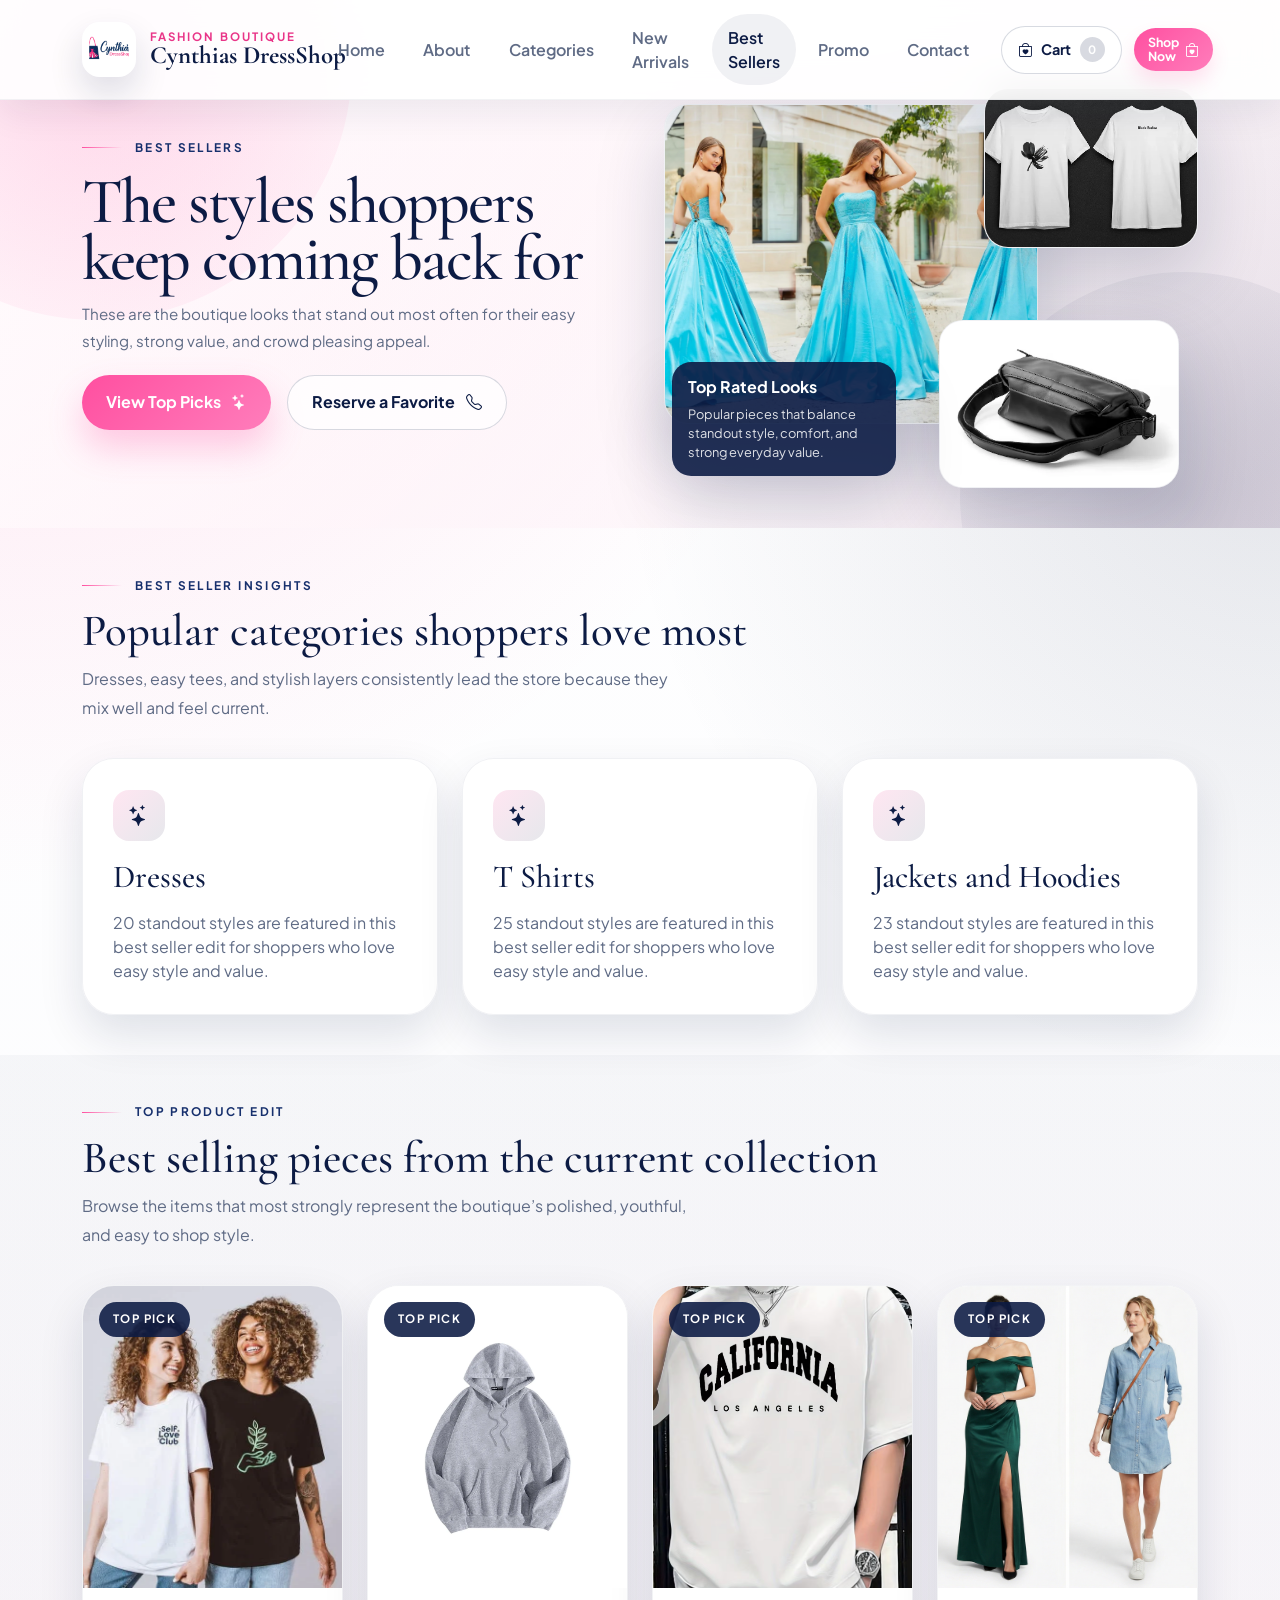
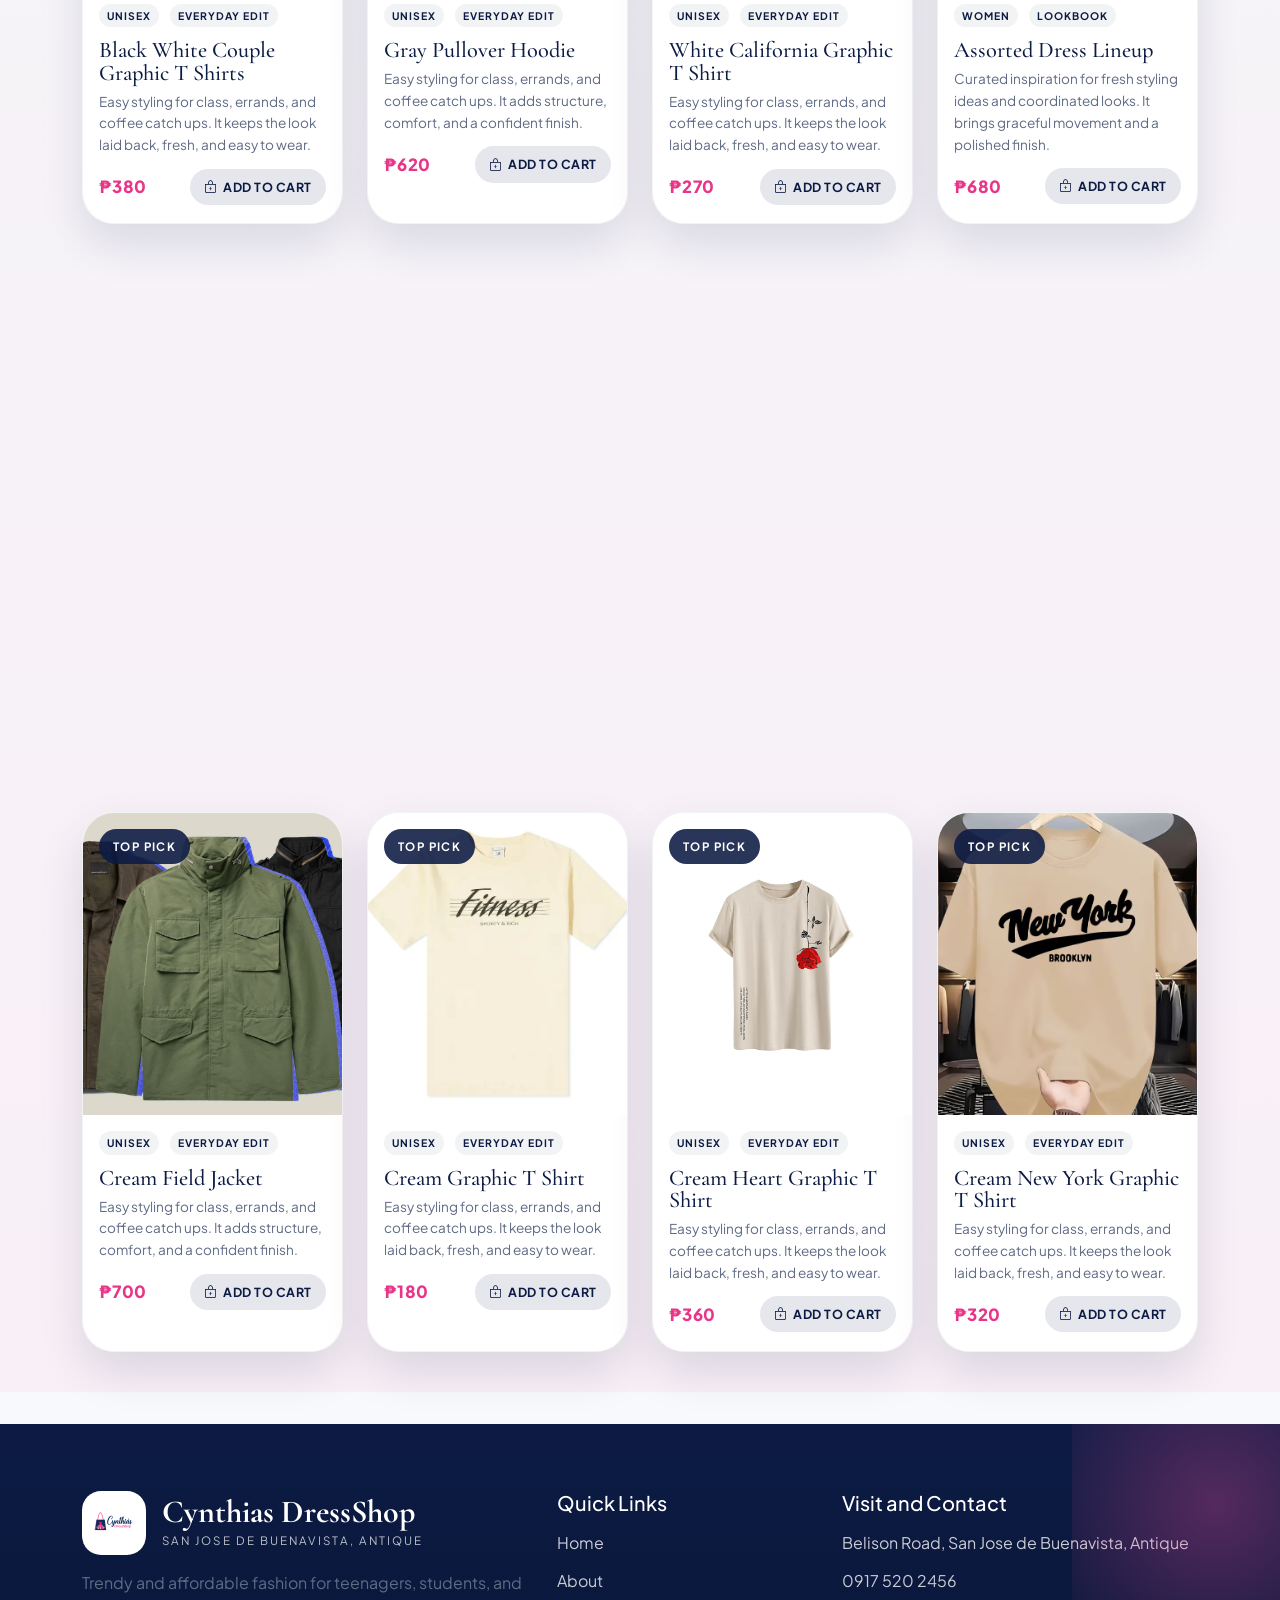
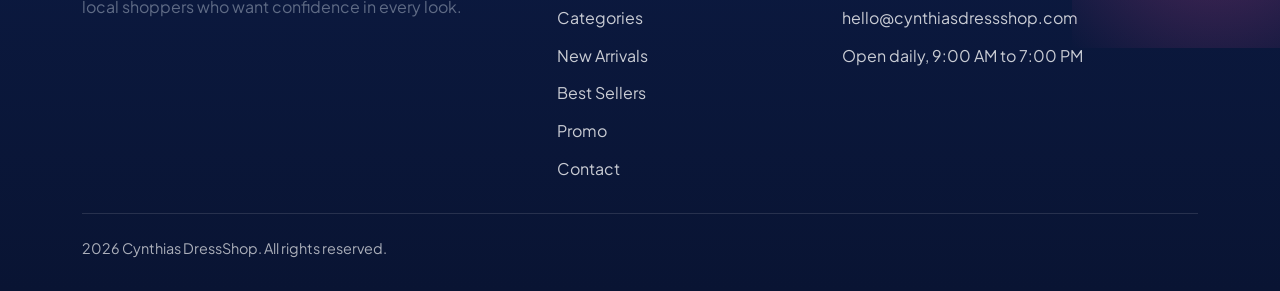
<file: Lhara WS/htmlfiles/best-sellers.html>
<!DOCTYPE html>
<html lang="en">
  <head>
    <meta charset="UTF-8">
    <meta name="viewport" content="width=device-width, initial-scale=1.0">
    <title>Cynthias DressShop | Best Sellers</title>
    <meta
      name="description"
      content="Explore the best selling fashion picks from Cynthias DressShop with popular dresses, shirts, layers, and accessories."
    >
    <link rel="preconnect" href="https://fonts.googleapis.com">
    <link rel="preconnect" href="https://fonts.gstatic.com" crossorigin>
    <link
      href="https://fonts.googleapis.com/css2?family=Cormorant+Garamond:wght@500;600;700&family=Plus+Jakarta+Sans:wght@400;500;600;700;800&display=swap"
      rel="stylesheet"
    >
    <link href="https://cdn.jsdelivr.net/npm/bootstrap@5.3.3/dist/css/bootstrap.min.css" rel="stylesheet">
    <link rel="stylesheet" href="https://cdn.jsdelivr.net/npm/bootstrap-icons@1.11.3/font/bootstrap-icons.min.css">
    <link rel="stylesheet" href="../cssfiles/style.css">
    <link rel="stylesheet" href="../cssfiles/responsive.css">
  </head>
  <body data-page="best-sellers">
    <div data-site-nav></div>

    <main>
      <section class="page-hero">
        <div class="container hero-shell">
          <div class="row align-items-center g-5">
            <div class="col-lg-6">
              <span class="eyebrow">Best Sellers</span>
              <h1 class="hero-title">The styles shoppers keep coming back for</h1>
              <p class="hero-copy">
                These are the boutique looks that stand out most often for their easy styling, strong value, and crowd pleasing appeal.
              </p>
              <div class="hero-actions">
                <a class="btn-brand" href="#best-sellers-grid">
                  View Top Picks
                  <i class="bi bi-stars"></i>
                </a>
                <a class="btn-ghost" href="contact.html">
                  Reserve a Favorite
                  <i class="bi bi-telephone"></i>
                </a>
              </div>
            </div>
            <div class="col-lg-6">
              <div class="hero-visual">
                <div class="hero-collage">
                  <article class="hero-card hero-card-lg reveal">
                    <img src="../images/womens-formal-blue-ball-gown-dress.webp" alt="Blue ball gown dress">
                  </article>
                  <article class="hero-card hero-card-top reveal">
                    <img src="../images/unisex-casual-white-rose-graphic-tshirt-mockup.webp" alt="Rose graphic shirt">
                  </article>
                  <article class="hero-card hero-card-bottom reveal">
                    <img src="../images/unisex-casual-black-leather-sling-bag.webp" alt="Black leather sling bag">
                  </article>
                  <div class="hero-stat-card reveal">
                    <strong>Top Rated Looks</strong>
                    <span>Popular pieces that balance standout style, comfort, and strong everyday value.</span>
                  </div>
                </div>
              </div>
            </div>
          </div>
        </div>
      </section>

      <section class="section-shell">
        <div class="container">
          <div class="section-heading">
            <div>
              <span class="eyebrow">Best Seller Insights</span>
              <h2>Popular categories shoppers love most</h2>
              <p>
                Dresses, easy tees, and stylish layers consistently lead the store because they mix well and feel current.
              </p>
            </div>
          </div>
          <div id="best-seller-strip"></div>
        </div>
      </section>

      <section class="section-shell soft-panel">
        <div class="container">
          <div class="section-heading">
            <div>
              <span class="eyebrow">Top Product Edit</span>
              <h2>Best selling pieces from the current collection</h2>
              <p>
                Browse the items that most strongly represent the boutique’s polished, youthful, and easy to shop style.
              </p>
            </div>
          </div>
          <div id="best-sellers-grid"></div>
        </div>
      </section>
    </main>

    <footer data-site-footer></footer>

    <script src="https://cdn.jsdelivr.net/npm/bootstrap@5.3.3/dist/js/bootstrap.bundle.min.js"></script>
    <script src="../jsfiles/catalog-data.js"></script>
    <script src="../jsfiles/main.js"></script>
  </body>
</html>
</file>
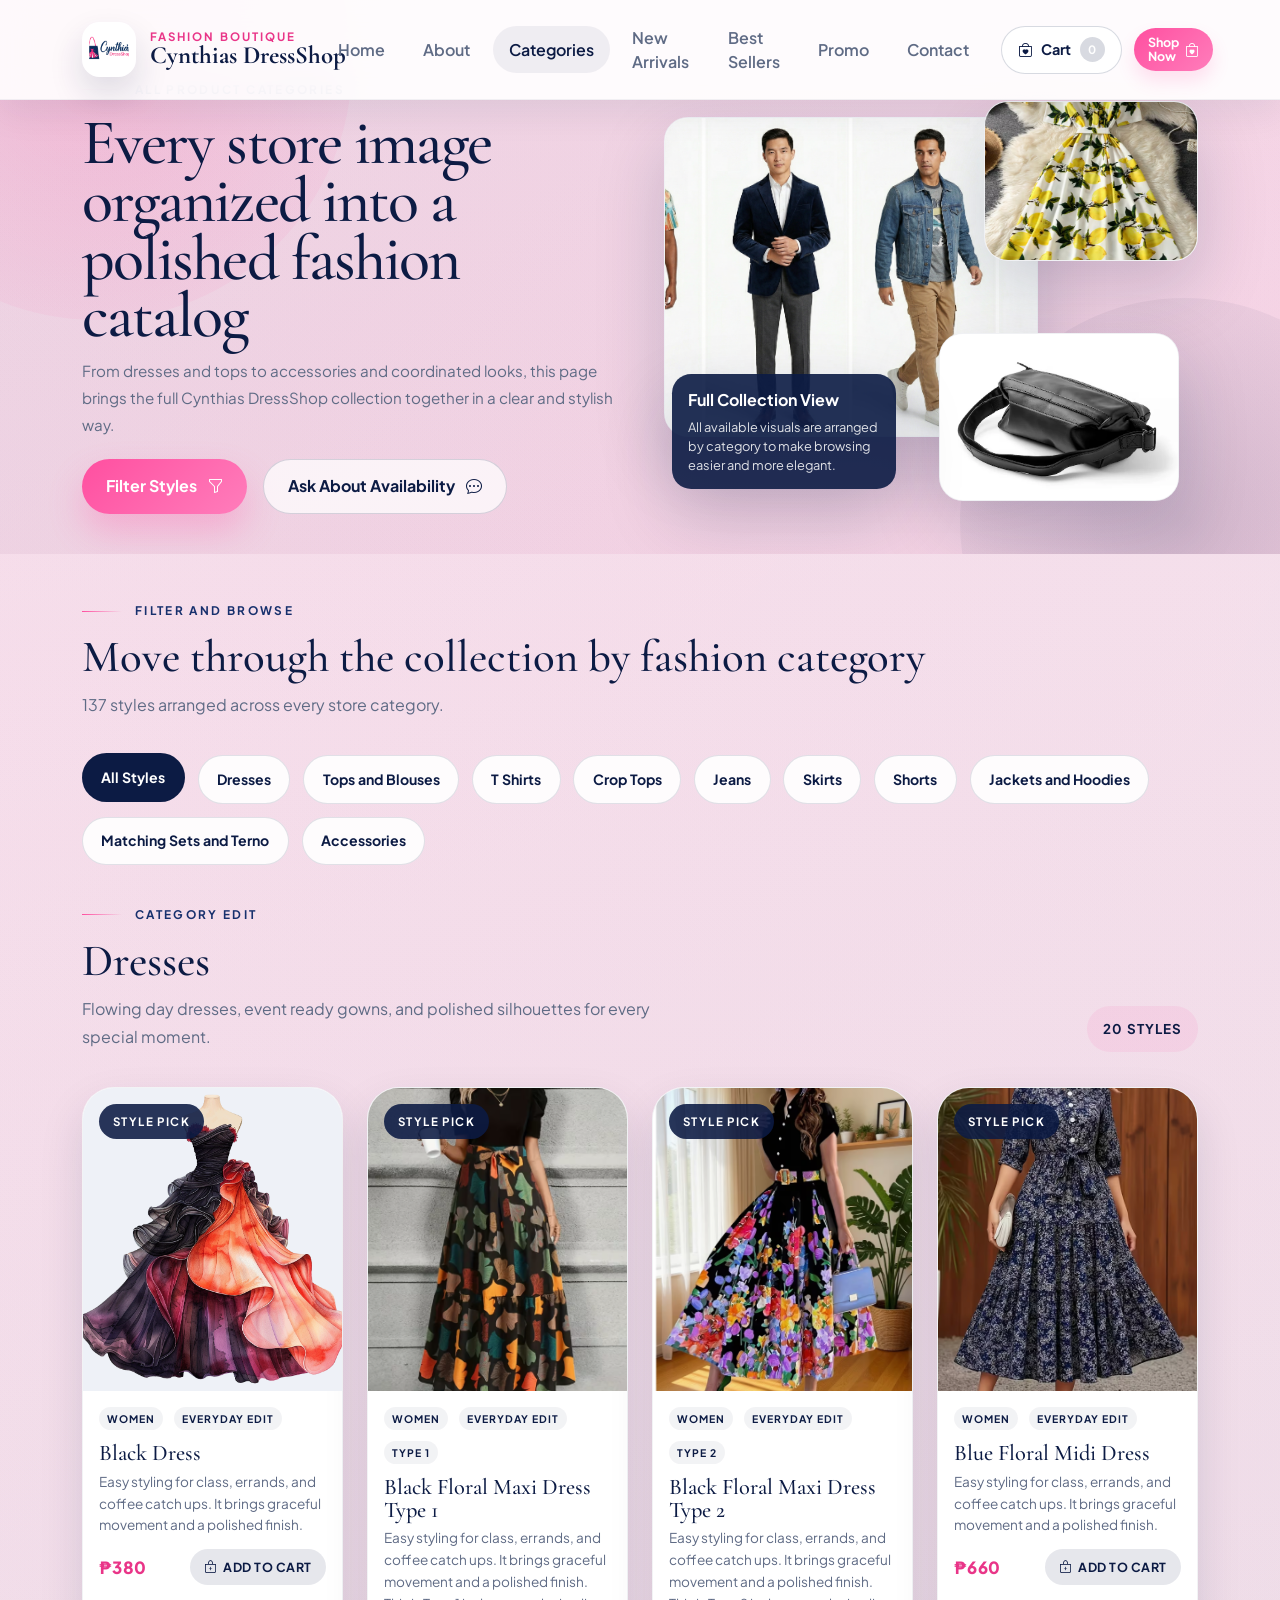
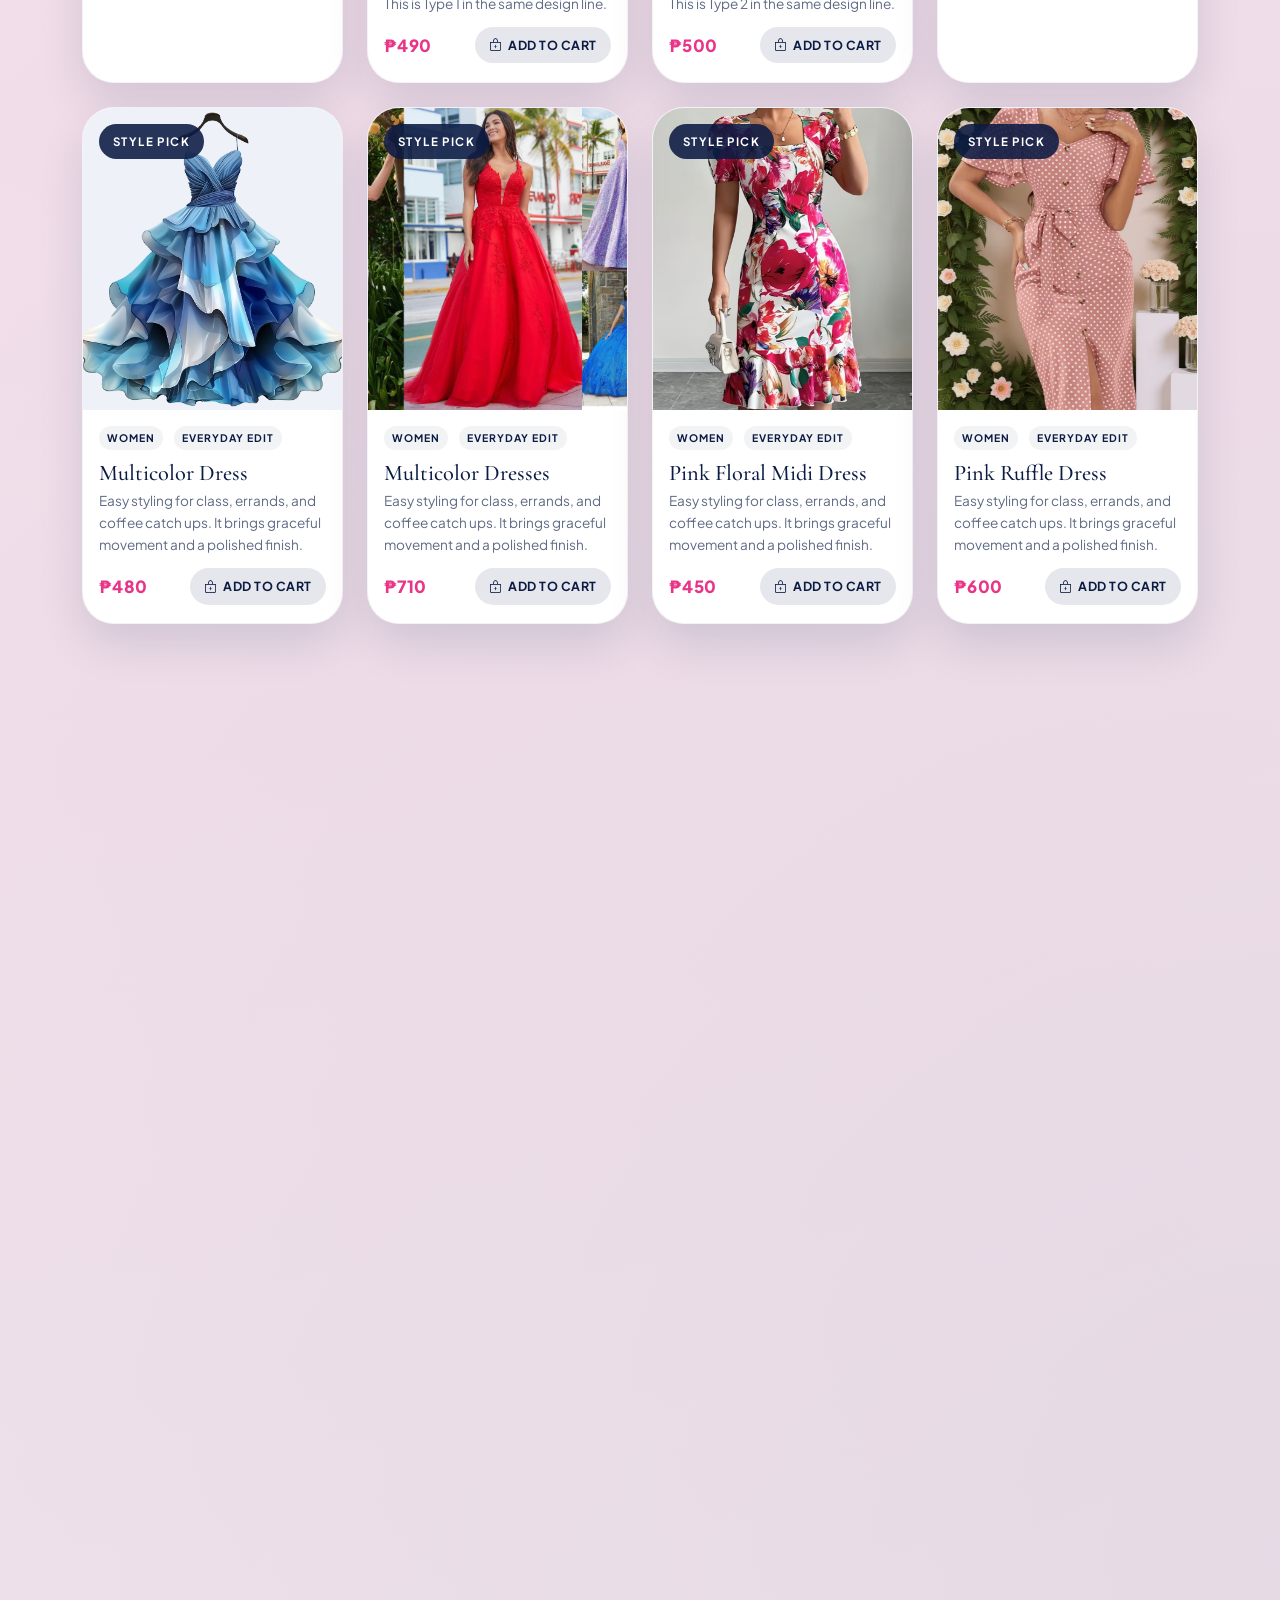
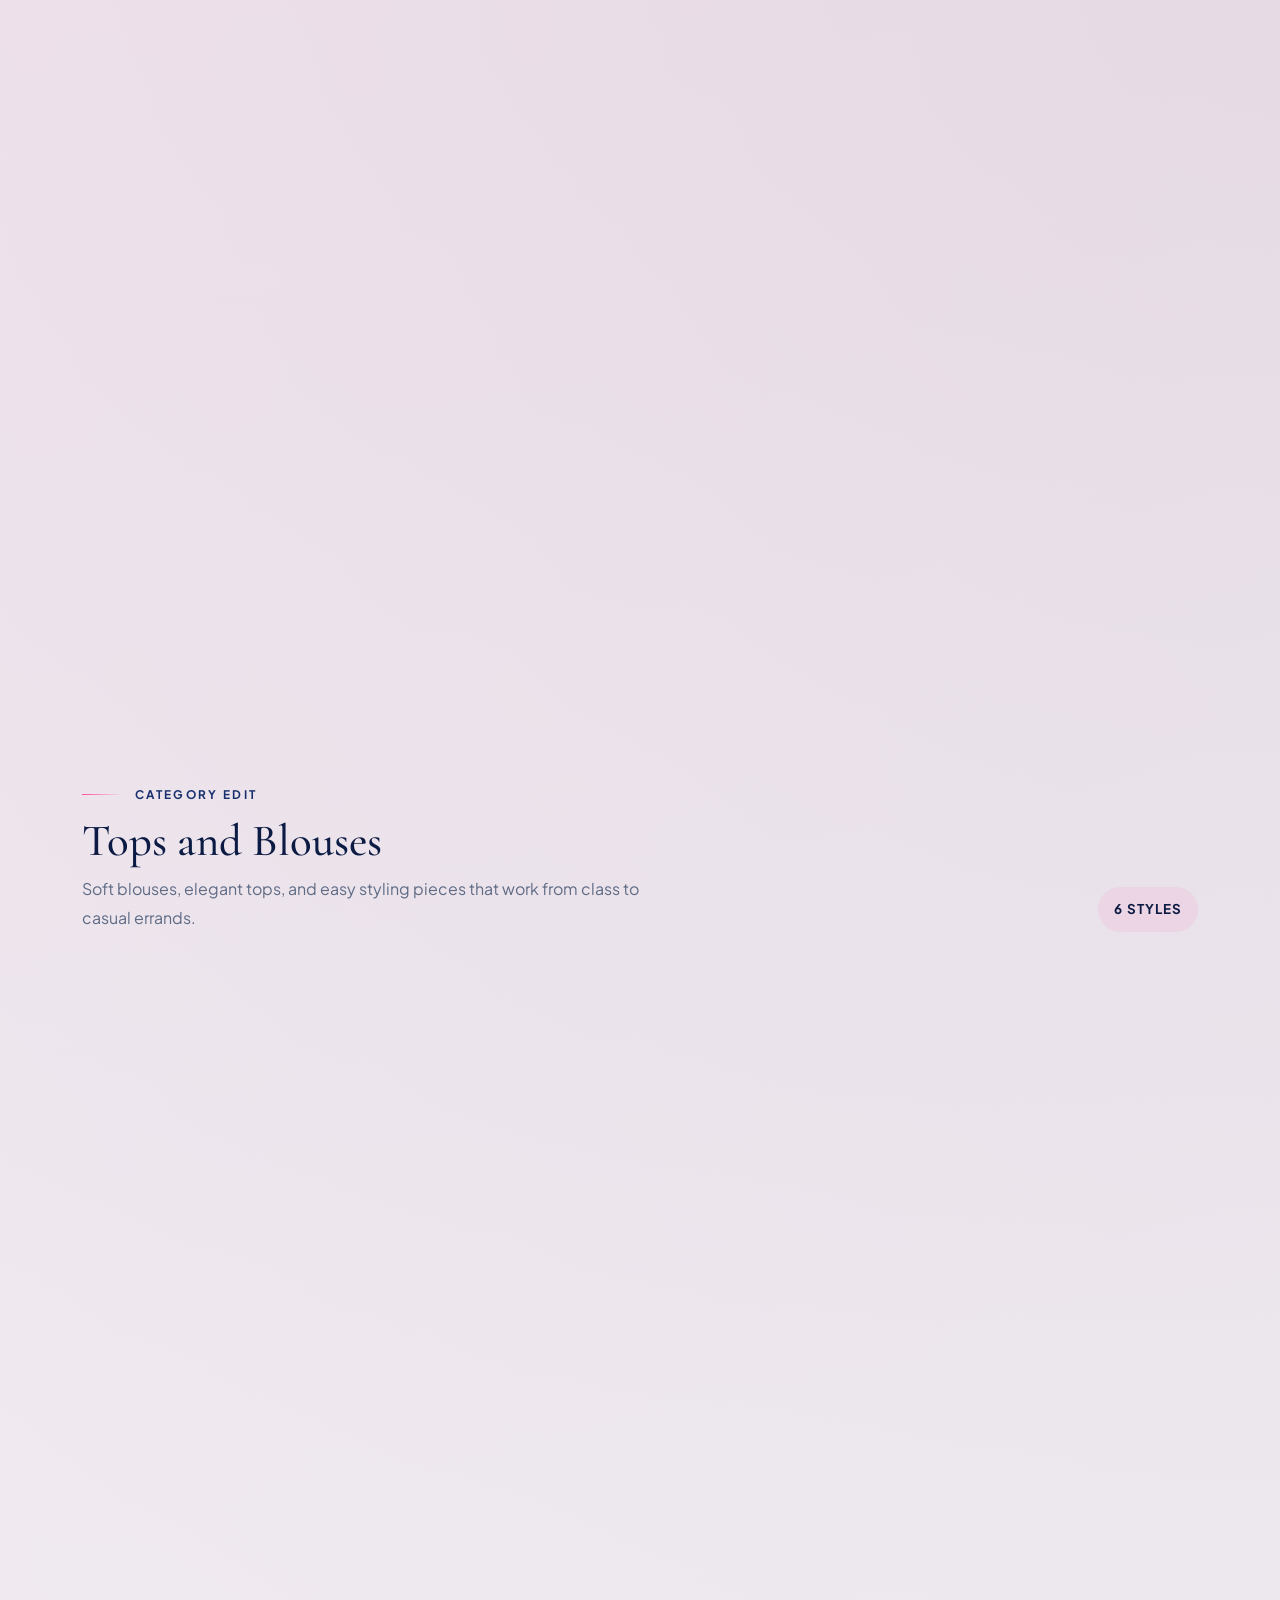
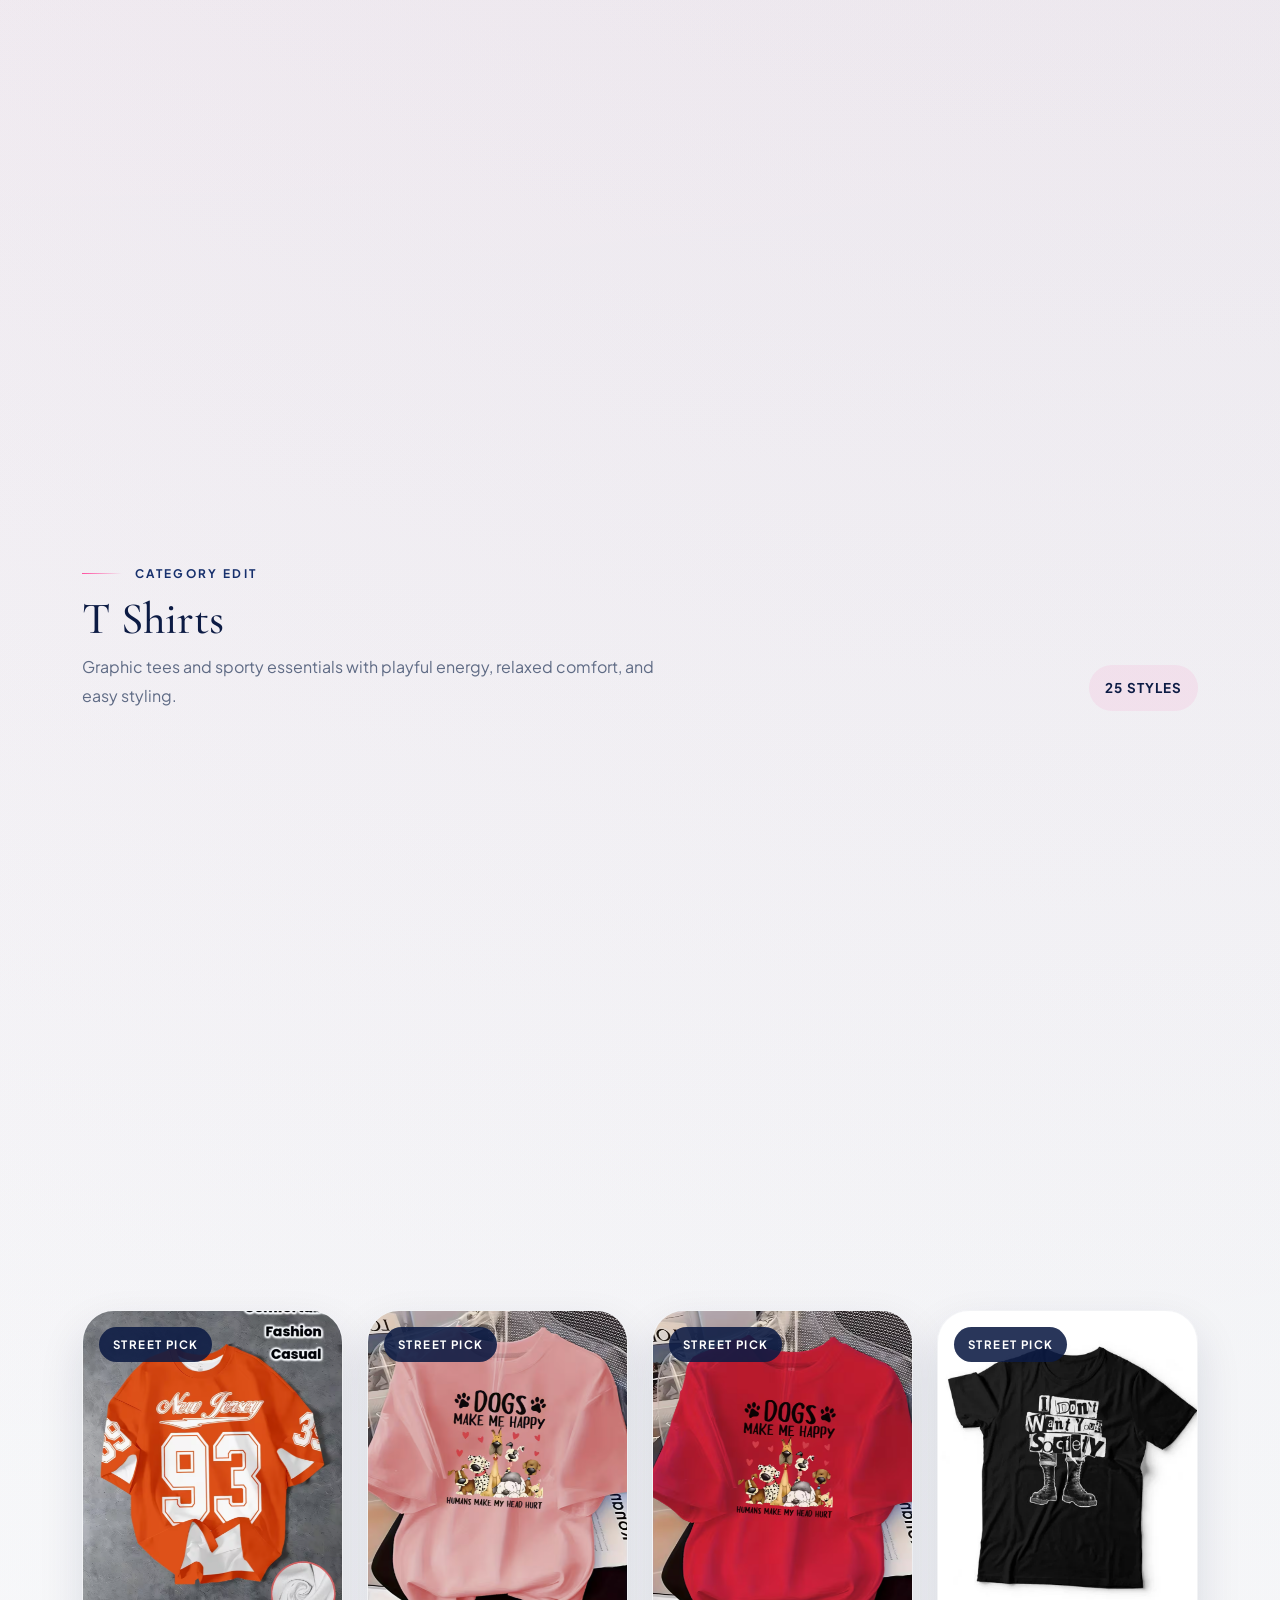
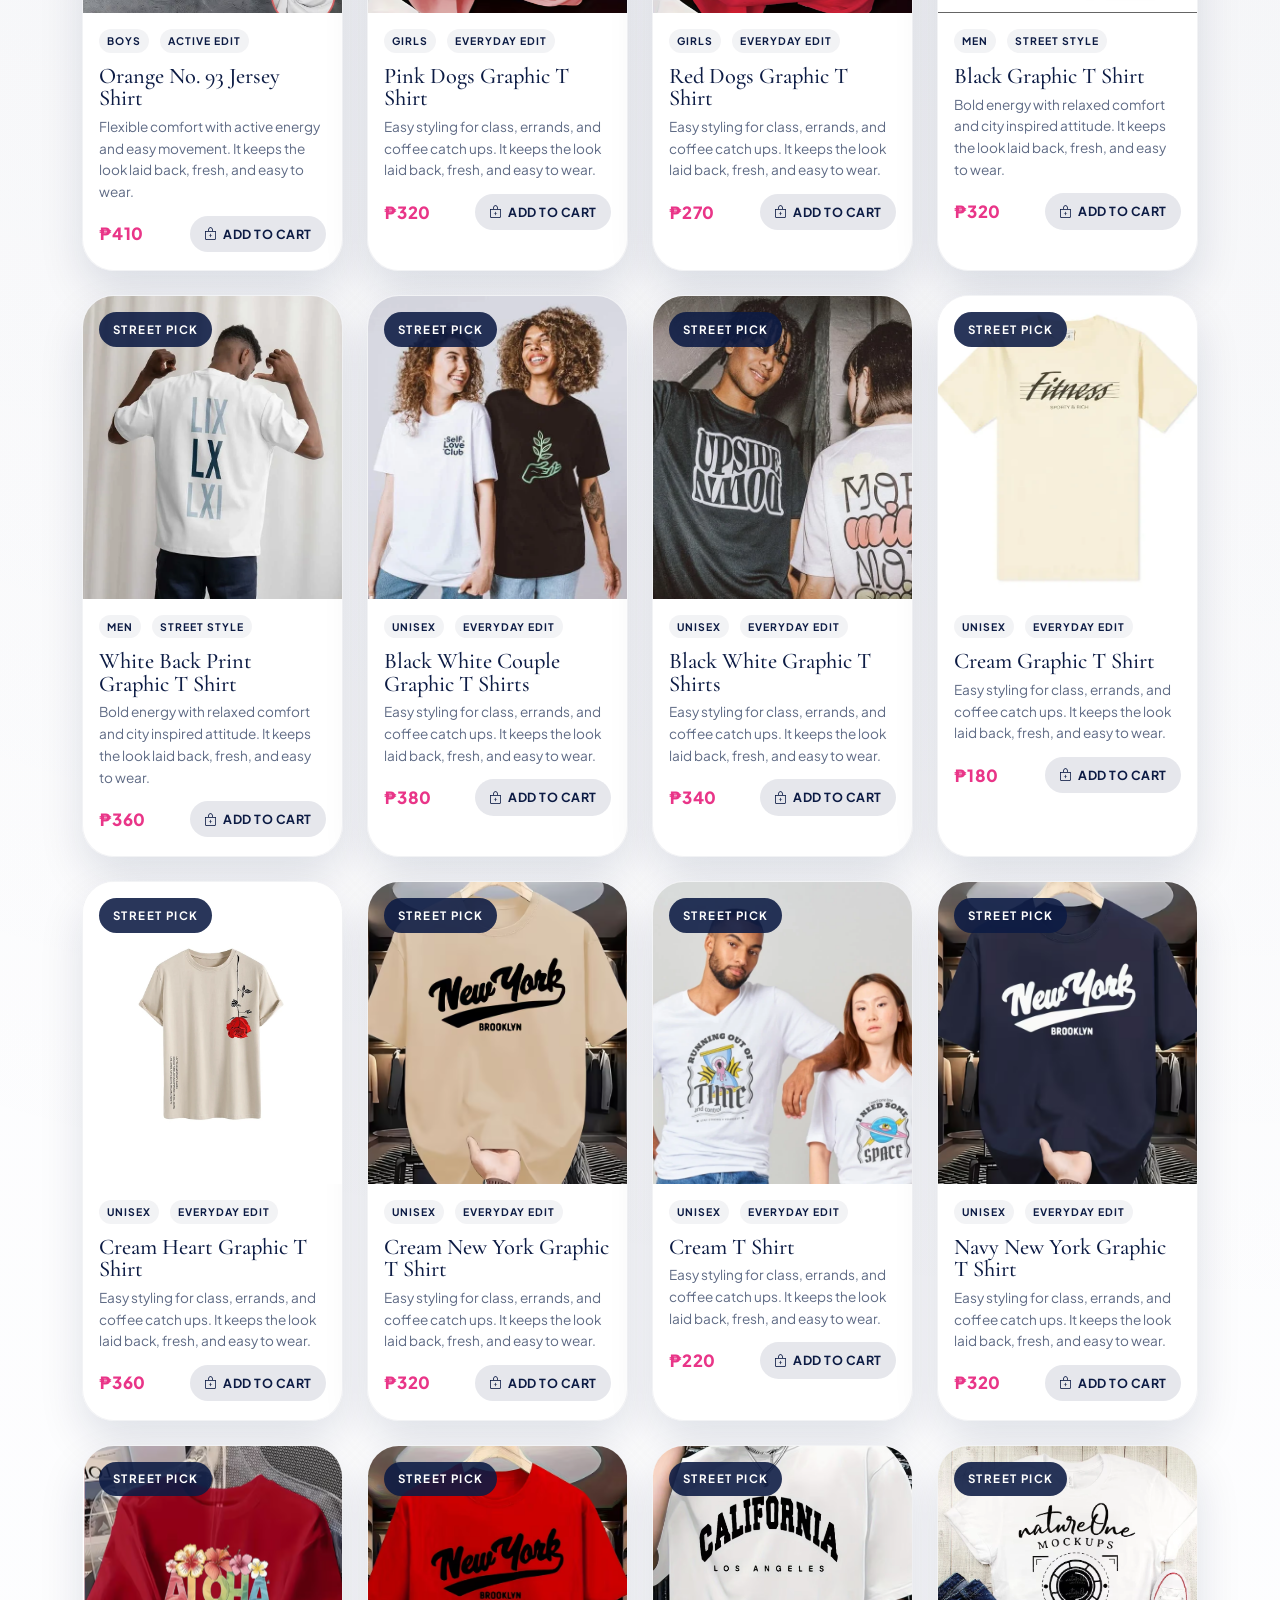
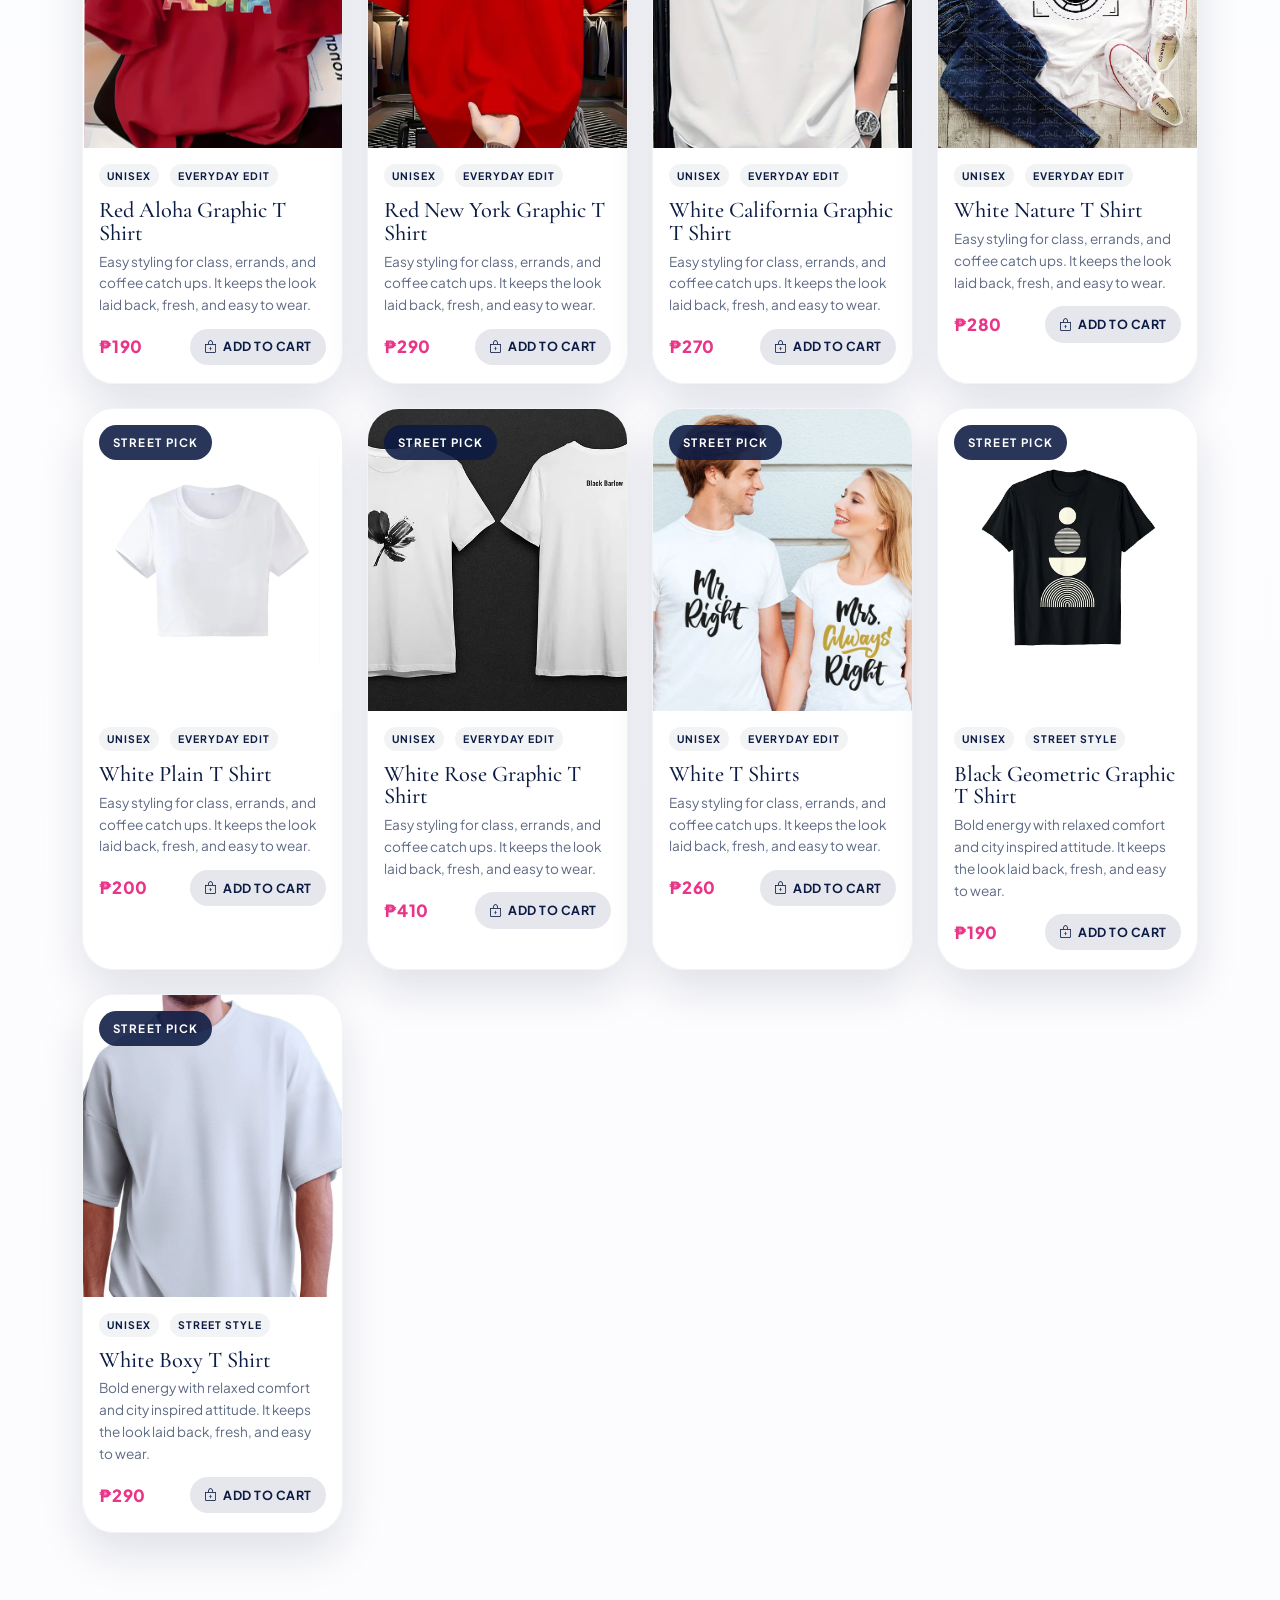
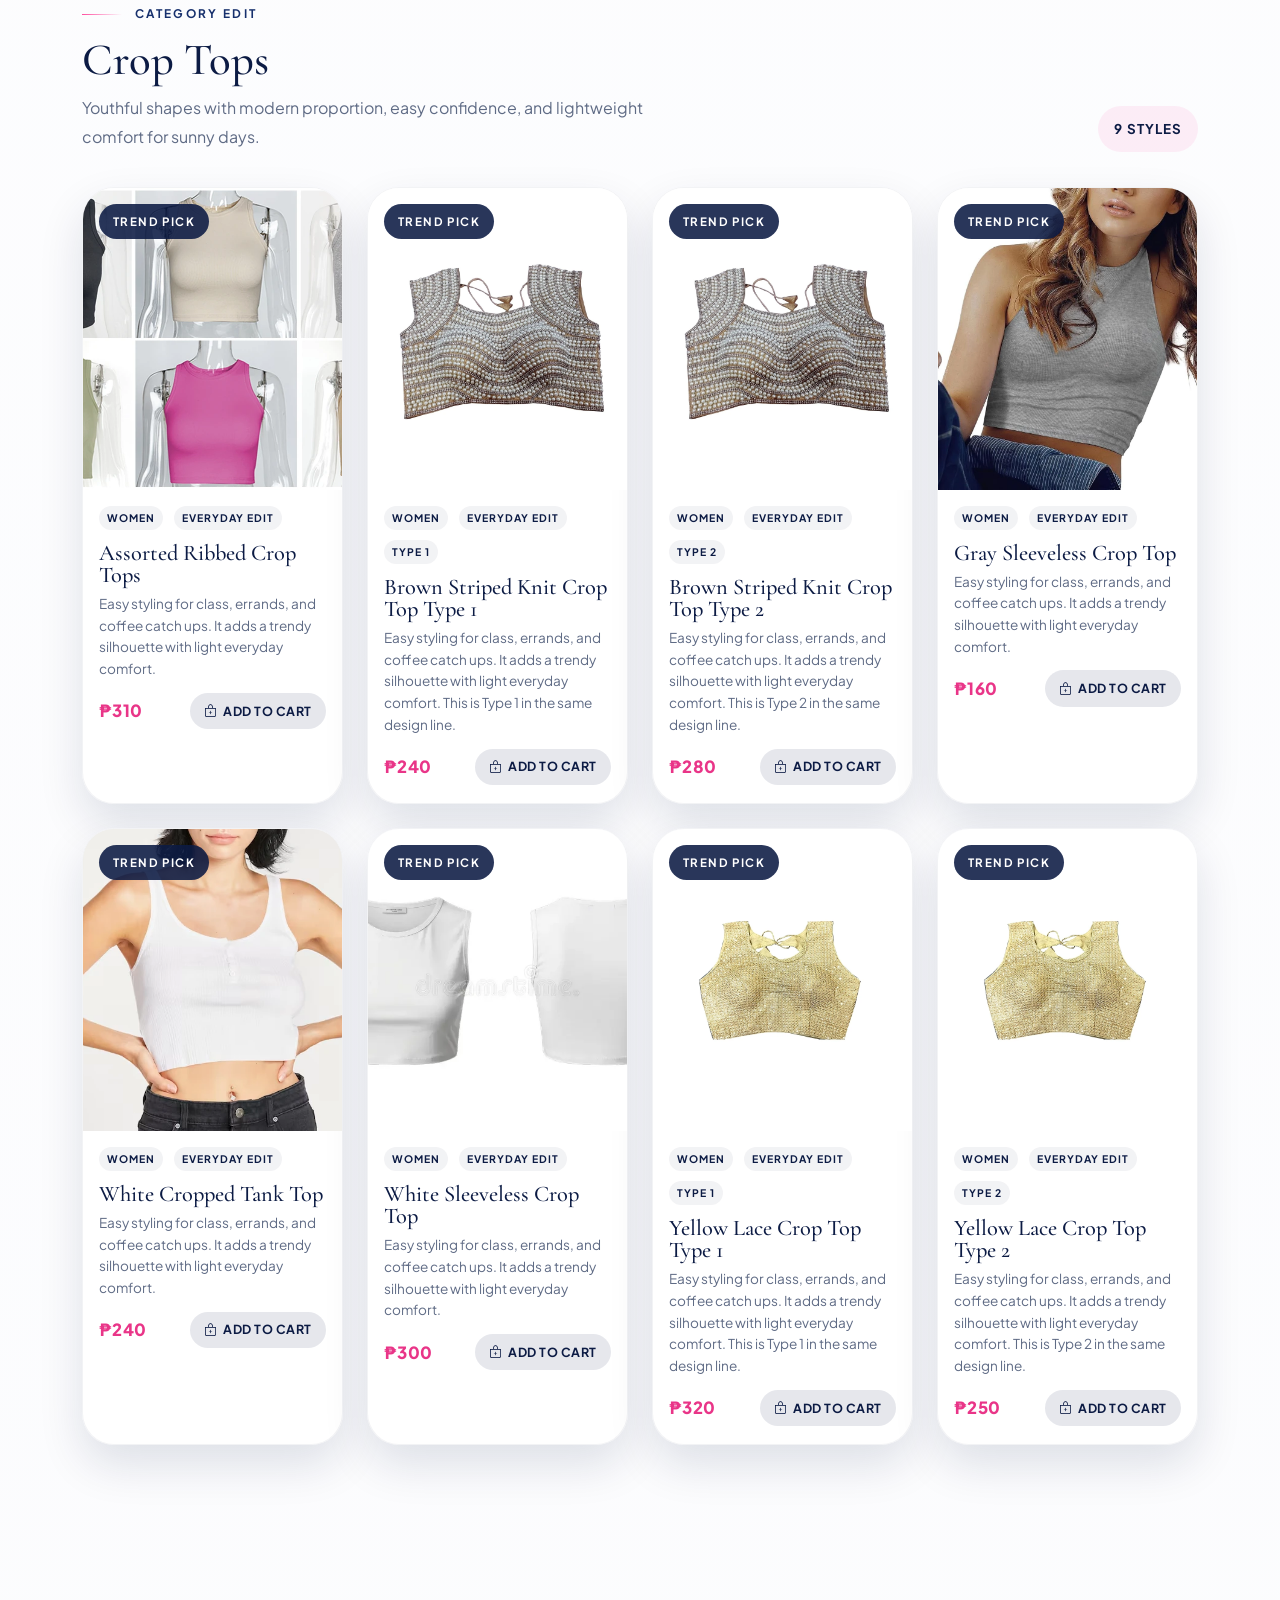
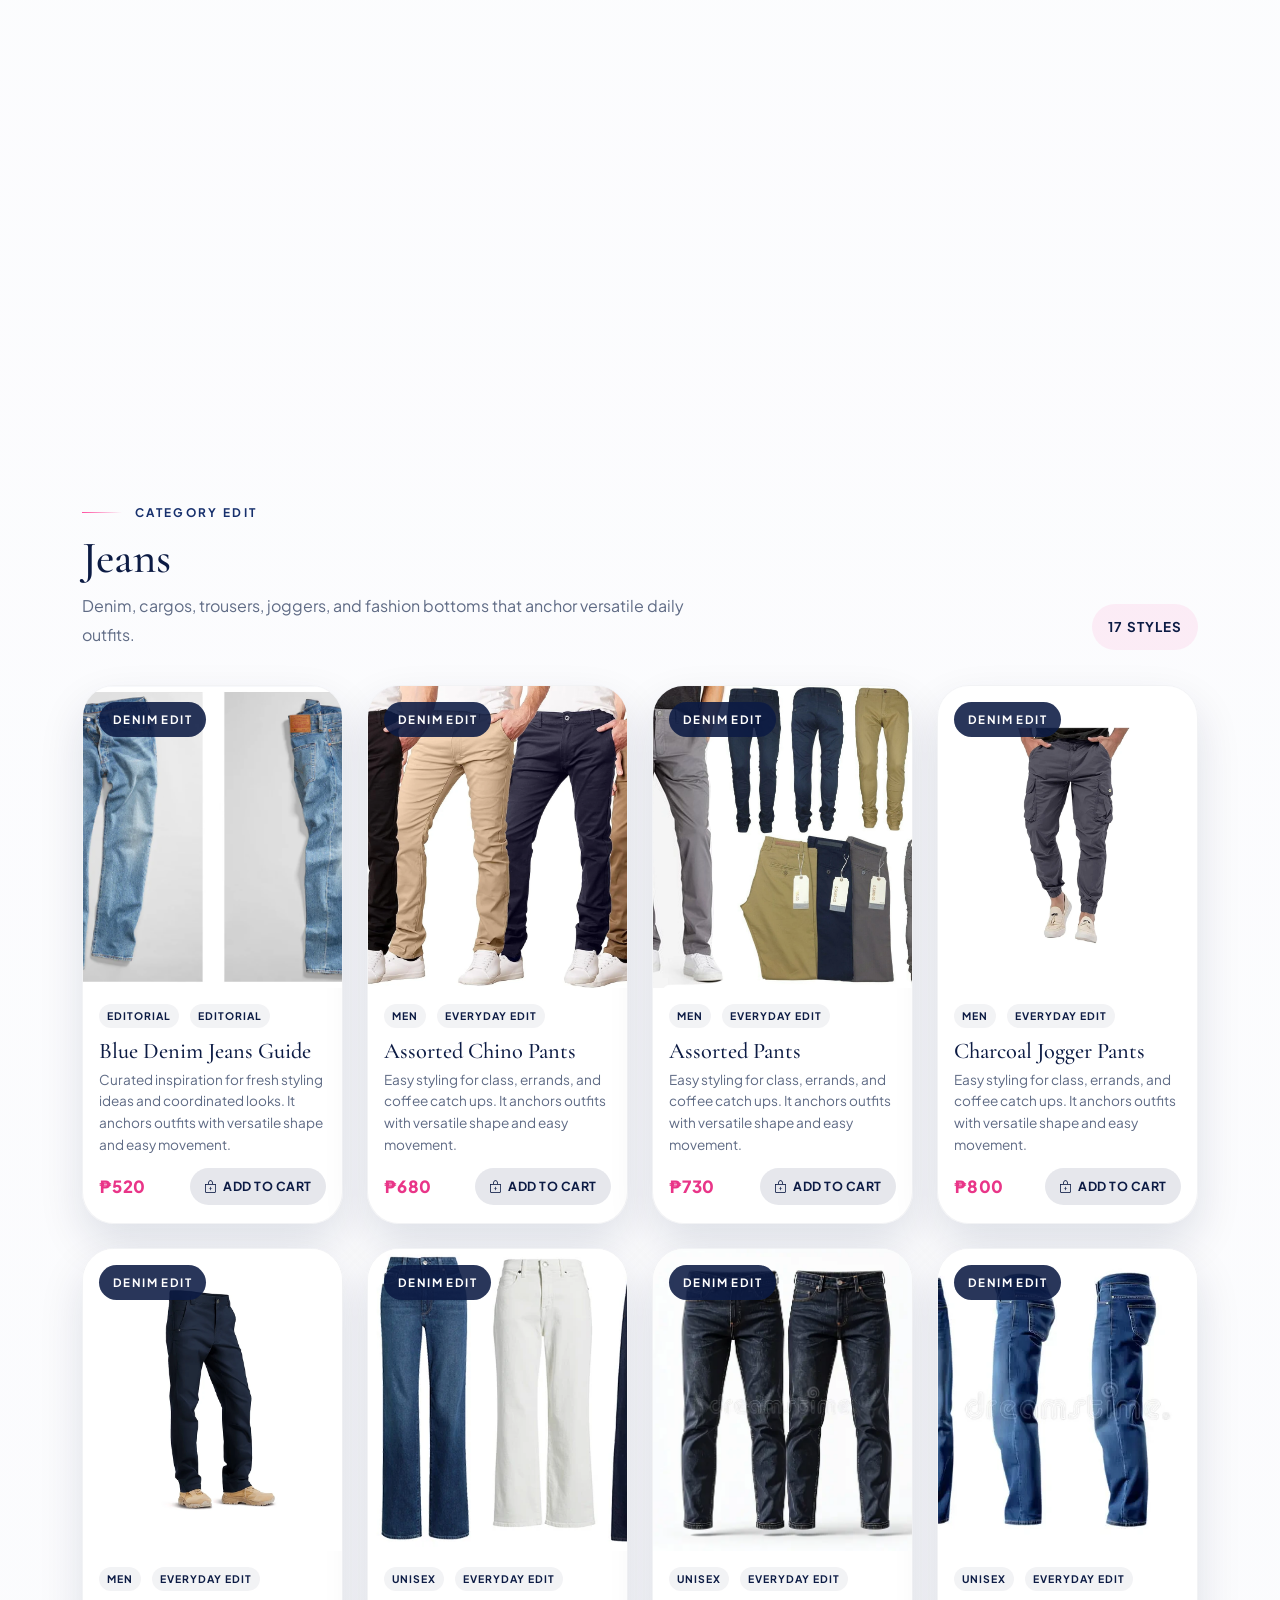
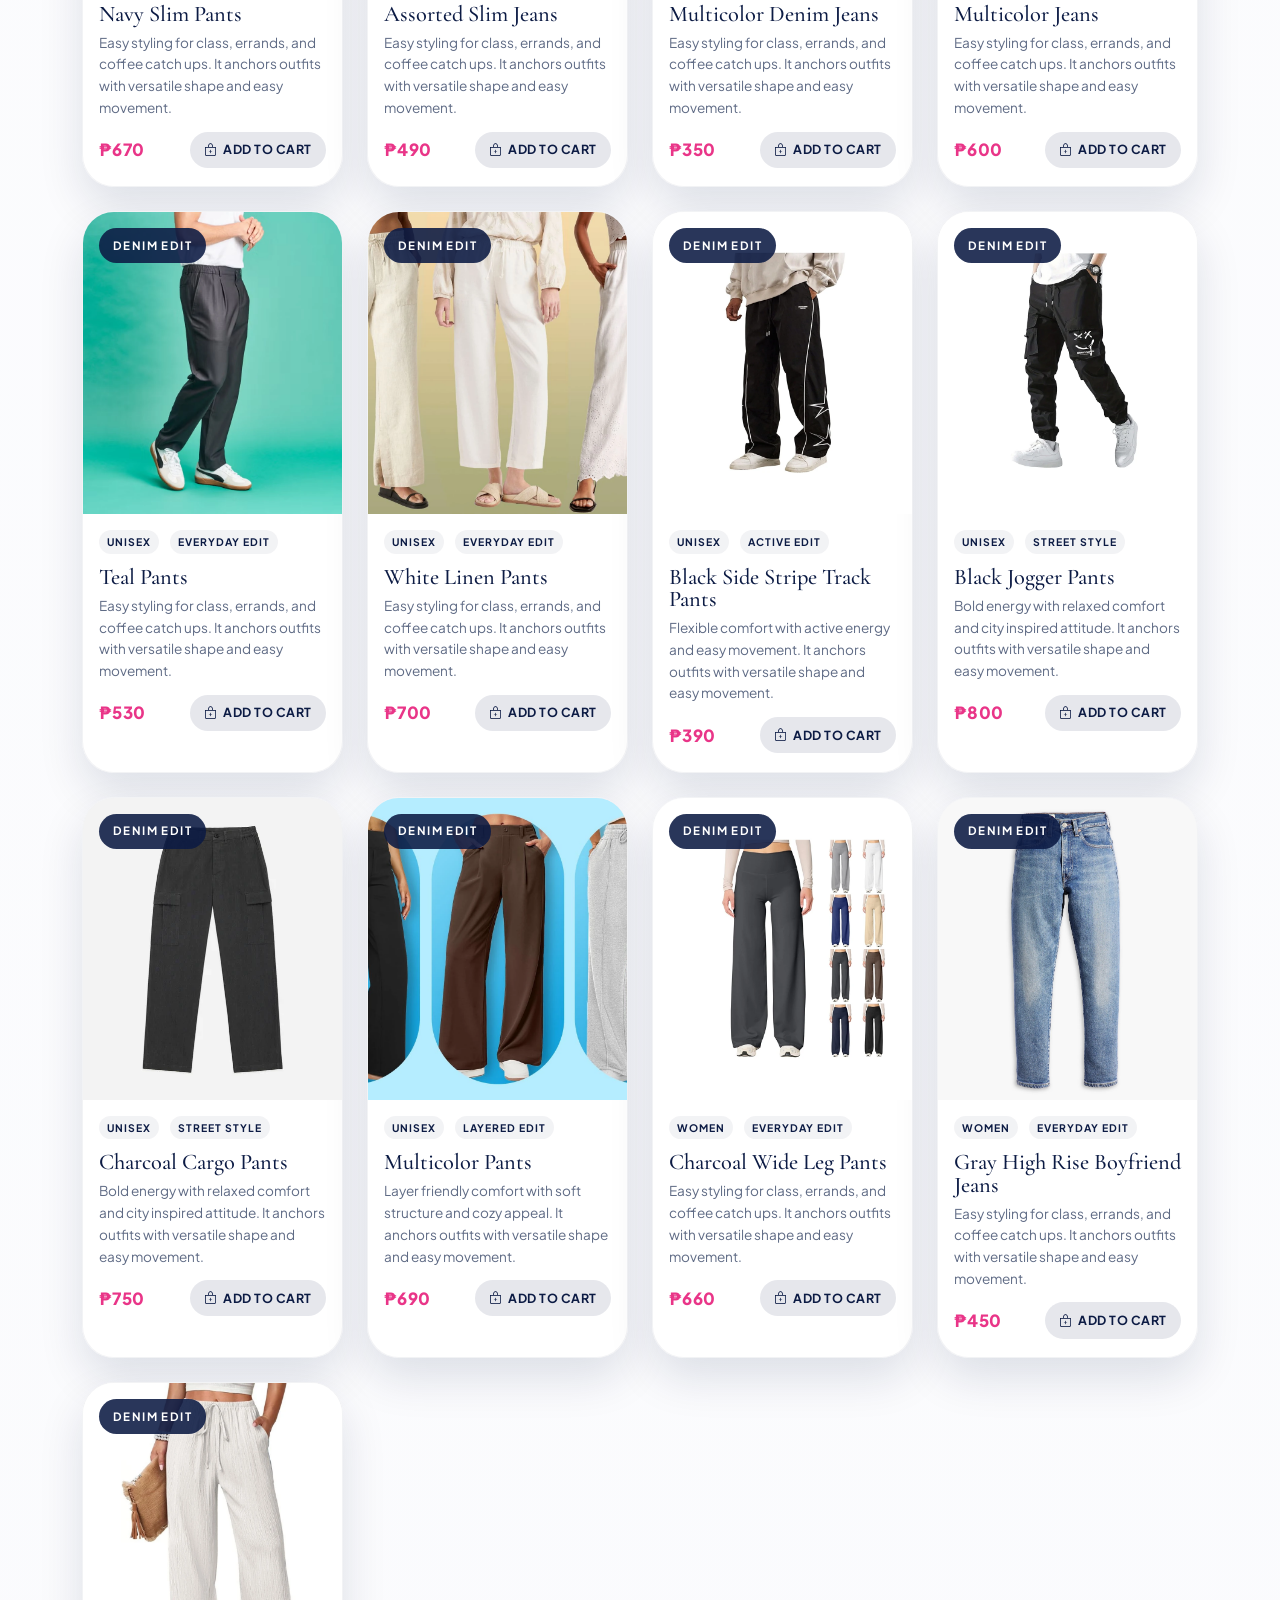
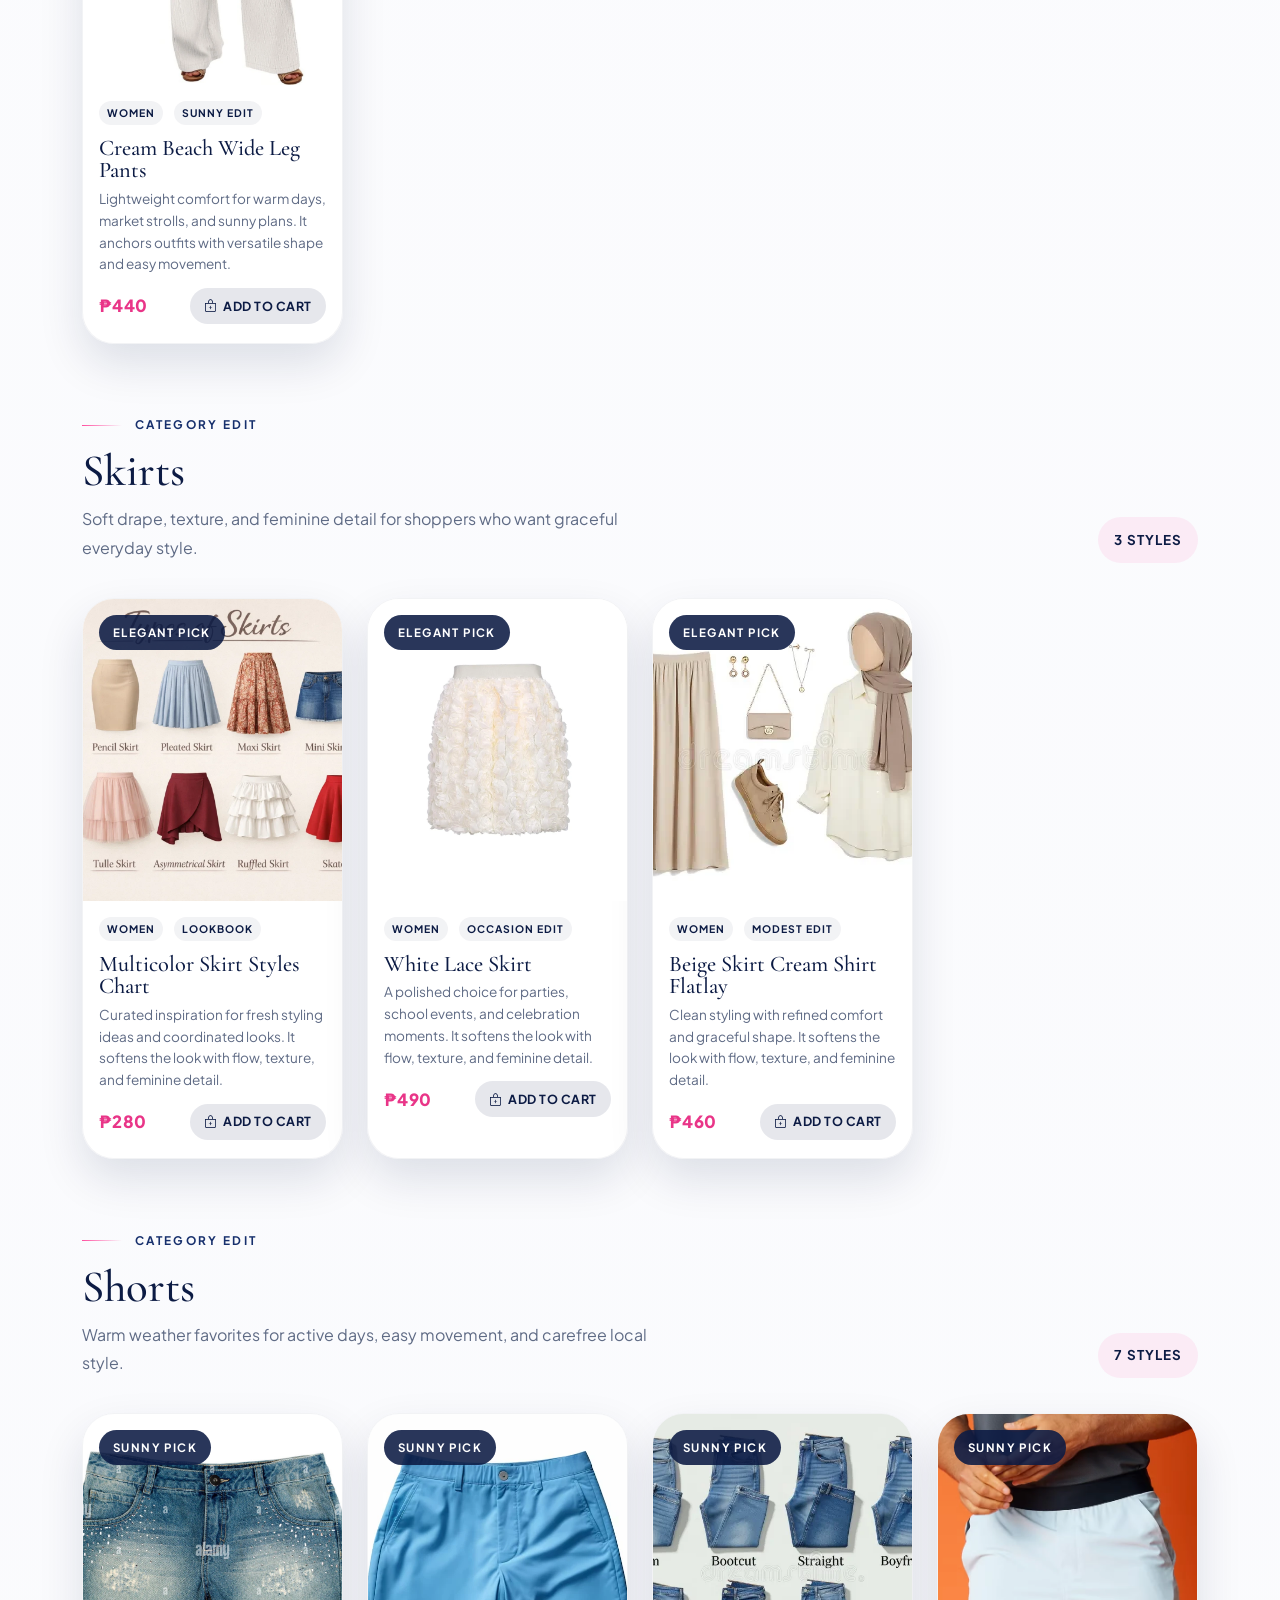
<file: Lhara WS/htmlfiles/categories.html>
<!DOCTYPE html>
<html lang="en">
  <head>
    <meta charset="UTF-8">
    <meta name="viewport" content="width=device-width, initial-scale=1.0">
    <title>Cynthias DressShop | Categories</title>
    <meta
      name="description"
      content="Explore all fashion categories from Cynthias DressShop using every image from the store collection."
    >
    <link rel="preconnect" href="https://fonts.googleapis.com">
    <link rel="preconnect" href="https://fonts.gstatic.com" crossorigin>
    <link
      href="https://fonts.googleapis.com/css2?family=Cormorant+Garamond:wght@500;600;700&family=Plus+Jakarta+Sans:wght@400;500;600;700;800&display=swap"
      rel="stylesheet"
    >
    <link href="https://cdn.jsdelivr.net/npm/bootstrap@5.3.3/dist/css/bootstrap.min.css" rel="stylesheet">
    <link rel="stylesheet" href="https://cdn.jsdelivr.net/npm/bootstrap-icons@1.11.3/font/bootstrap-icons.min.css">
    <link rel="stylesheet" href="../cssfiles/style.css">
    <link rel="stylesheet" href="../cssfiles/responsive.css">
  </head>
  <body data-page="categories">
    <div data-site-nav></div>

    <main>
      <section class="page-hero">
        <div class="container hero-shell">
          <div class="row align-items-center g-5">
            <div class="col-lg-6">
              <span class="eyebrow">All Product Categories</span>
              <h1 class="hero-title">Every store image organized into a polished fashion catalog</h1>
              <p class="hero-copy">
                From dresses and tops to accessories and coordinated looks, this page brings the full Cynthias DressShop collection together in a clear and stylish way.
              </p>
              <div class="hero-actions">
                <a class="btn-brand" href="#category-filters">
                  Filter Styles
                  <i class="bi bi-funnel"></i>
                </a>
                <a class="btn-ghost" href="contact.html">
                  Ask About Availability
                  <i class="bi bi-chat-dots"></i>
                </a>
              </div>
            </div>
            <div class="col-lg-6">
              <div class="hero-visual">
                <div class="hero-collage">
                  <article class="hero-card hero-card-lg reveal">
                    <img src="../images/mixed-fashion-assorted-outfit-lineup.webp" alt="Assorted fashion lineup">
                  </article>
                  <article class="hero-card hero-card-top reveal">
                    <img src="../images/womens-casual-yellow-floral-dress.webp" alt="Yellow floral dress">
                  </article>
                  <article class="hero-card hero-card-bottom reveal">
                    <img src="../images/unisex-casual-black-leather-sling-bag.webp" alt="Black leather sling bag">
                  </article>
                  <div class="hero-stat-card reveal">
                    <strong>Full Collection View</strong>
                    <span>All available visuals are arranged by category to make browsing easier and more elegant.</span>
                  </div>
                </div>
              </div>
            </div>
          </div>
        </div>
      </section>

      <section class="section-shell">
        <div class="container">
          <div class="section-heading">
            <div>
              <span class="eyebrow">Filter and Browse</span>
              <h2>Move through the collection by fashion category</h2>
              <p id="category-summary">
                Every image from the collection will appear below, grouped for easier browsing.
              </p>
            </div>
          </div>
          <div id="category-filters" class="filter-wrap"></div>
          <div id="category-sections"></div>
        </div>
      </section>
    </main>

    <footer data-site-footer></footer>

    <script src="https://cdn.jsdelivr.net/npm/bootstrap@5.3.3/dist/js/bootstrap.bundle.min.js"></script>
    <script src="../jsfiles/catalog-data.js"></script>
    <script src="../jsfiles/main.js"></script>
    <script src="../jsfiles/category.js"></script>
  </body>
</html>
</file>
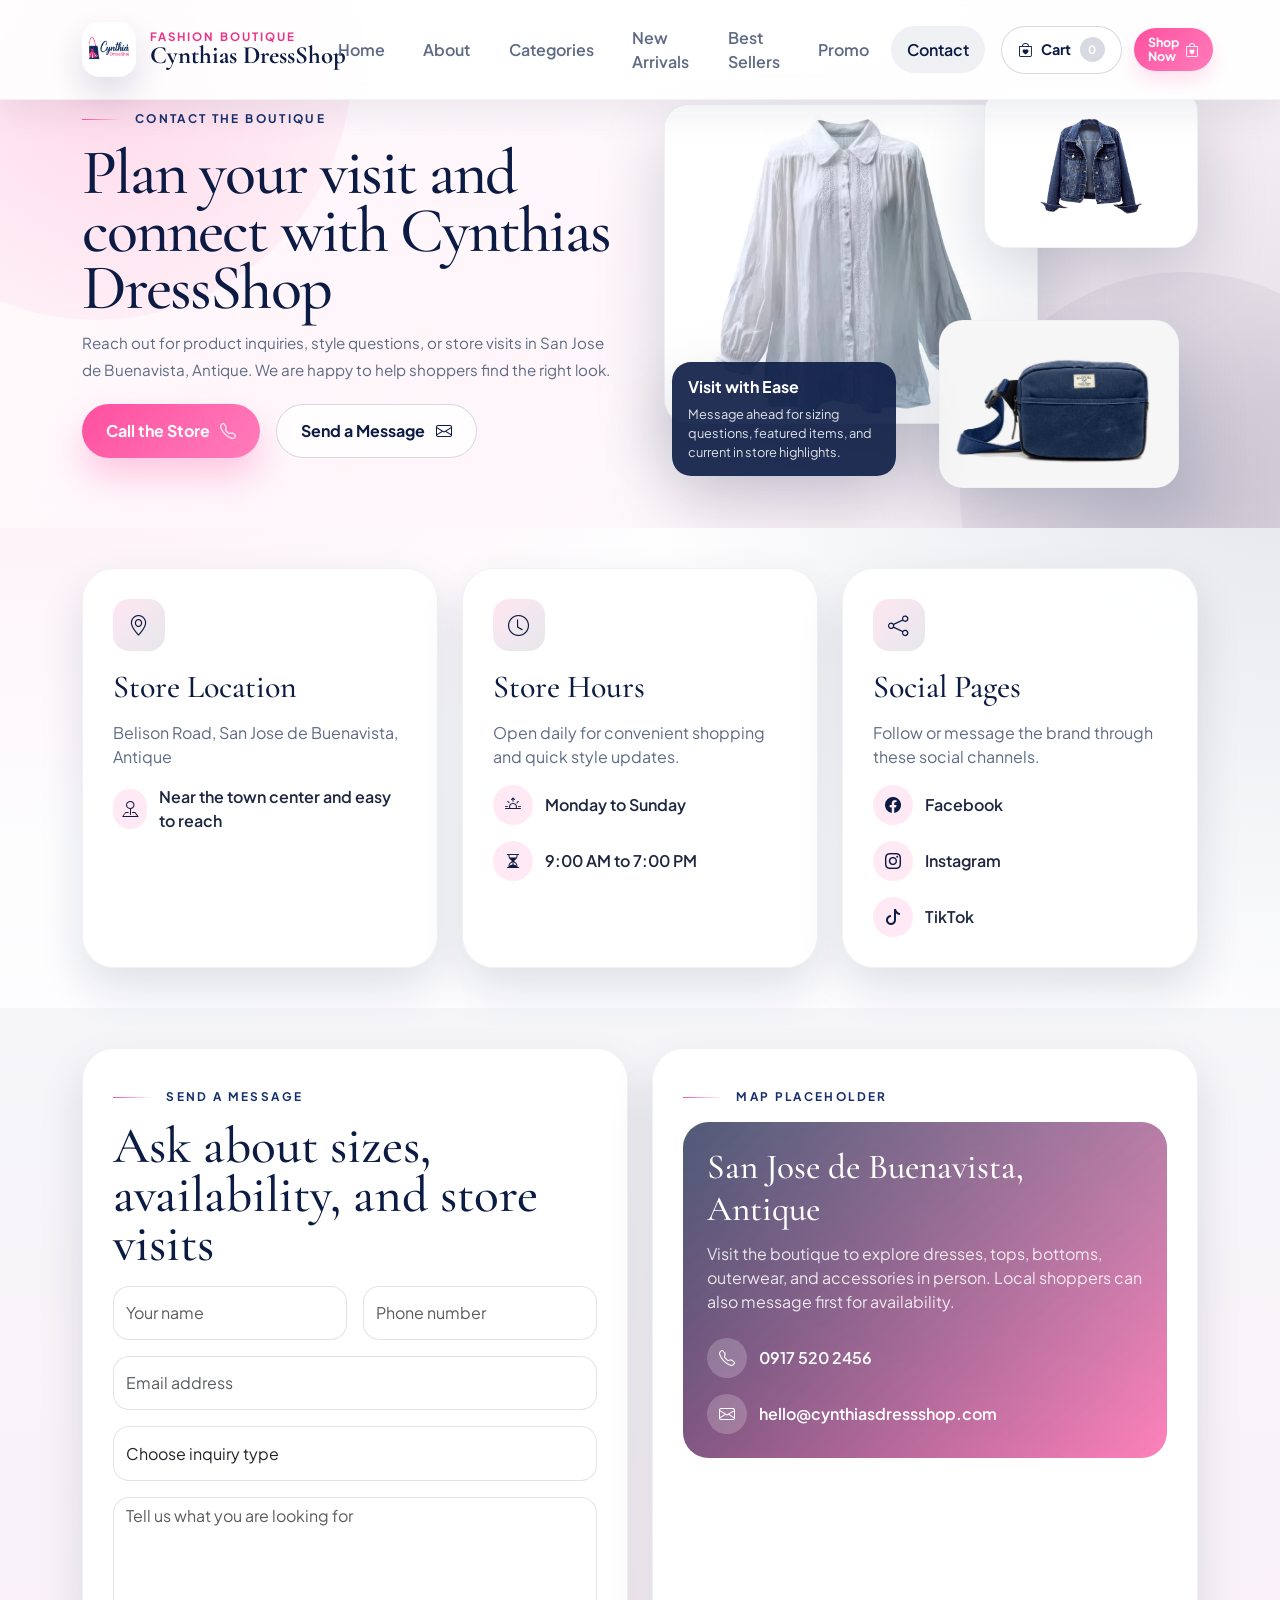
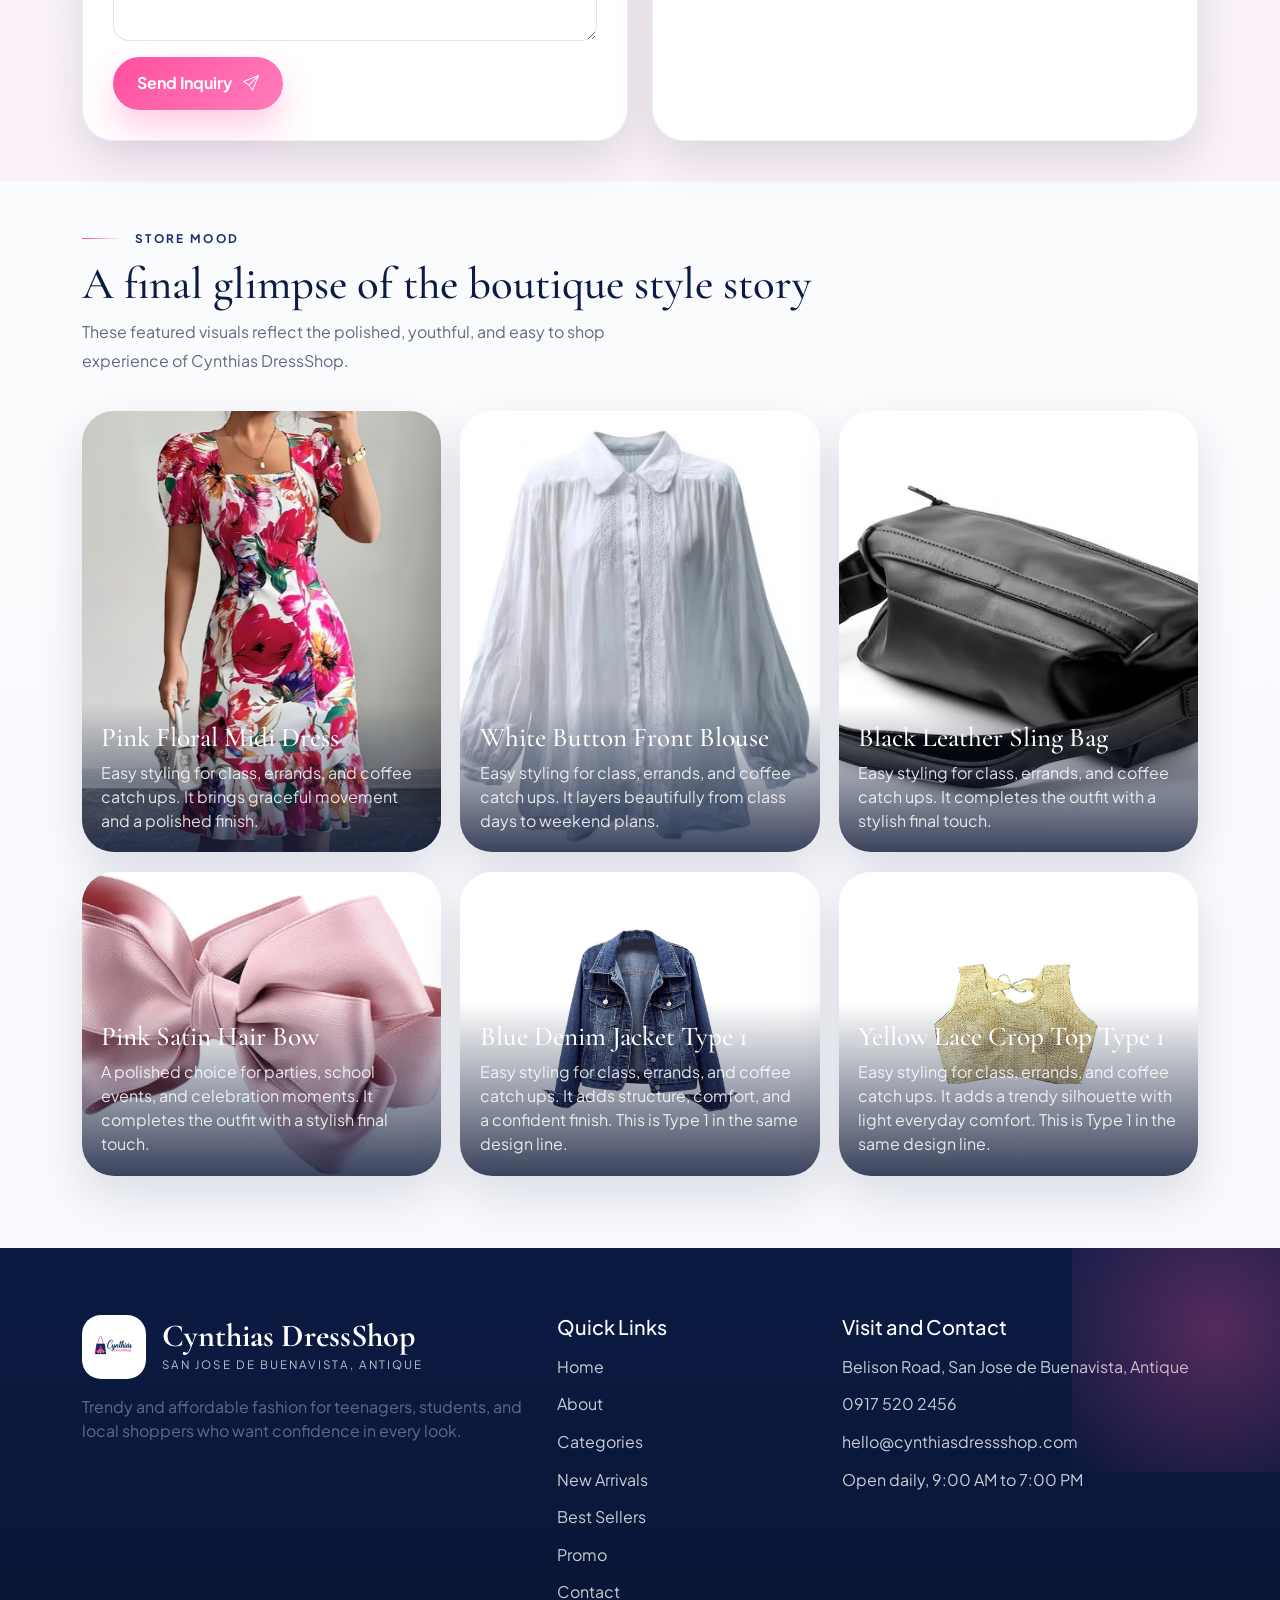
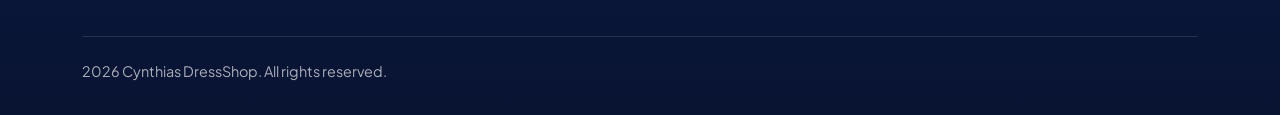
<file: Lhara WS/htmlfiles/contact.html>
<!DOCTYPE html>
<html lang="en">
  <head>
    <meta charset="UTF-8">
    <meta name="viewport" content="width=device-width, initial-scale=1.0">
    <title>Cynthias DressShop | Contact</title>
    <meta
      name="description"
      content="Contact Cynthias DressShop in San Jose de Buenavista, Antique for store visits, inquiries, and fashion updates."
    >
    <link rel="preconnect" href="https://fonts.googleapis.com">
    <link rel="preconnect" href="https://fonts.gstatic.com" crossorigin>
    <link
      href="https://fonts.googleapis.com/css2?family=Cormorant+Garamond:wght@500;600;700&family=Plus+Jakarta+Sans:wght@400;500;600;700;800&display=swap"
      rel="stylesheet"
    >
    <link href="https://cdn.jsdelivr.net/npm/bootstrap@5.3.3/dist/css/bootstrap.min.css" rel="stylesheet">
    <link rel="stylesheet" href="https://cdn.jsdelivr.net/npm/bootstrap-icons@1.11.3/font/bootstrap-icons.min.css">
    <link rel="stylesheet" href="../cssfiles/style.css">
    <link rel="stylesheet" href="../cssfiles/responsive.css">
  </head>
  <body data-page="contact">
    <div data-site-nav></div>

    <main>
      <section class="page-hero">
        <div class="container hero-shell">
          <div class="row align-items-center g-5">
            <div class="col-lg-6">
              <span class="eyebrow">Contact the Boutique</span>
              <h1 class="hero-title">Plan your visit and connect with Cynthias DressShop</h1>
              <p class="hero-copy">
                Reach out for product inquiries, style questions, or store visits in San Jose de Buenavista, Antique. We are happy to help shoppers find the right look.
              </p>
              <div class="hero-actions">
                <a class="btn-brand" href="tel:+639175202456">
                  Call the Store
                  <i class="bi bi-telephone"></i>
                </a>
                <a class="btn-ghost" href="#contact-form">
                  Send a Message
                  <i class="bi bi-envelope"></i>
                </a>
              </div>
            </div>
            <div class="col-lg-6">
              <div class="hero-visual">
                <div class="hero-collage">
                  <article class="hero-card hero-card-lg reveal">
                    <img src="../images/womens-casual-white-button-front-blouse.webp" alt="White button front blouse">
                  </article>
                  <article class="hero-card hero-card-top reveal">
                    <img src="../images/unisex-casual-blue-denim-jacket.webp" alt="Blue denim jacket">
                  </article>
                  <article class="hero-card hero-card-bottom reveal">
                    <img src="../images/unisex-casual-navy-crossbody-bag.webp" alt="Navy crossbody bag">
                  </article>
                  <div class="hero-stat-card reveal">
                    <strong>Visit with Ease</strong>
                    <span>Message ahead for sizing questions, featured items, and current in store highlights.</span>
                  </div>
                </div>
              </div>
            </div>
          </div>
        </div>
      </section>

      <section class="section-shell">
        <div class="container">
          <div class="row g-4">
            <div class="col-lg-4">
              <article class="contact-card reveal">
                <div class="value-icon"><i class="bi bi-geo-alt"></i></div>
                <h3>Store Location</h3>
                <p>Belison Road, San Jose de Buenavista, Antique</p>
                <div class="contact-list">
                  <span><i class="bi bi-pin-map"></i>Near the town center and easy to reach</span>
                </div>
              </article>
            </div>
            <div class="col-lg-4">
              <article class="contact-card reveal">
                <div class="value-icon"><i class="bi bi-clock"></i></div>
                <h3>Store Hours</h3>
                <p>Open daily for convenient shopping and quick style updates.</p>
                <div class="contact-list">
                  <span><i class="bi bi-sunrise"></i>Monday to Sunday</span>
                  <span><i class="bi bi-hourglass-split"></i>9:00 AM to 7:00 PM</span>
                </div>
              </article>
            </div>
            <div class="col-lg-4">
              <article class="contact-card reveal">
                <div class="value-icon"><i class="bi bi-share"></i></div>
                <h3>Social Pages</h3>
                <p>Follow or message the brand through these social channels.</p>
                <div class="contact-list">
                  <a href="#"><i class="bi bi-facebook"></i>Facebook</a>
                  <a href="#"><i class="bi bi-instagram"></i>Instagram</a>
                  <a href="#"><i class="bi bi-tiktok"></i>TikTok</a>
                </div>
              </article>
            </div>
          </div>
        </div>
      </section>

      <section class="section-shell soft-panel" id="contact-form">
        <div class="container">
          <div class="row g-4">
            <div class="col-lg-6">
              <article class="glass-panel reveal">
                <span class="eyebrow">Send a Message</span>
                <h2 style="font-family: var(--font-heading); color: var(--navy); font-size: clamp(2.4rem, 4vw, 3.4rem); line-height: 0.96; margin-bottom: 1rem;">
                  Ask about sizes, availability, and store visits
                </h2>
                <form>
                  <div class="row g-3">
                    <div class="col-md-6">
                      <input class="form-control" type="text" placeholder="Your name" aria-label="Your name">
                    </div>
                    <div class="col-md-6">
                      <input class="form-control" type="tel" placeholder="Phone number" aria-label="Phone number">
                    </div>
                    <div class="col-12">
                      <input class="form-control" type="email" placeholder="Email address" aria-label="Email address">
                    </div>
                    <div class="col-12">
                      <select class="form-select" aria-label="Inquiry type">
                        <option selected>Choose inquiry type</option>
                        <option>Product availability</option>
                        <option>Store visit</option>
                        <option>Promo question</option>
                        <option>General inquiry</option>
                      </select>
                    </div>
                    <div class="col-12">
                      <textarea class="form-control" placeholder="Tell us what you are looking for"></textarea>
                    </div>
                    <div class="col-12">
                      <button class="btn-brand border-0" type="submit">
                        Send Inquiry
                        <i class="bi bi-send"></i>
                      </button>
                    </div>
                  </div>
                </form>
              </article>
            </div>
            <div class="col-lg-6">
              <article class="map-card reveal">
                <span class="eyebrow">Map Placeholder</span>
                <div class="map-placeholder">
                  <h4>San Jose de Buenavista, Antique</h4>
                  <p>
                    Visit the boutique to explore dresses, tops, bottoms, outerwear, and accessories in person. Local shoppers can also message first for availability.
                  </p>
                  <div class="contact-list mt-4">
                    <a href="tel:+639175202456"><i class="bi bi-telephone"></i>0917 520 2456</a>
                    <a href="mailto:hello@cynthiasdressshop.com"><i class="bi bi-envelope"></i>hello@cynthiasdressshop.com</a>
                  </div>
                </div>
              </article>
            </div>
          </div>
        </div>
      </section>

      <section class="section-shell">
        <div class="container">
          <div class="section-heading">
            <div>
              <span class="eyebrow">Store Mood</span>
              <h2>A final glimpse of the boutique style story</h2>
              <p>
                These featured visuals reflect the polished, youthful, and easy to shop experience of Cynthias DressShop.
              </p>
            </div>
          </div>
          <div id="contact-gallery"></div>
        </div>
      </section>
    </main>

    <footer data-site-footer></footer>

    <script src="https://cdn.jsdelivr.net/npm/bootstrap@5.3.3/dist/js/bootstrap.bundle.min.js"></script>
    <script src="../jsfiles/catalog-data.js"></script>
    <script src="../jsfiles/main.js"></script>
  </body>
</html>
</file>
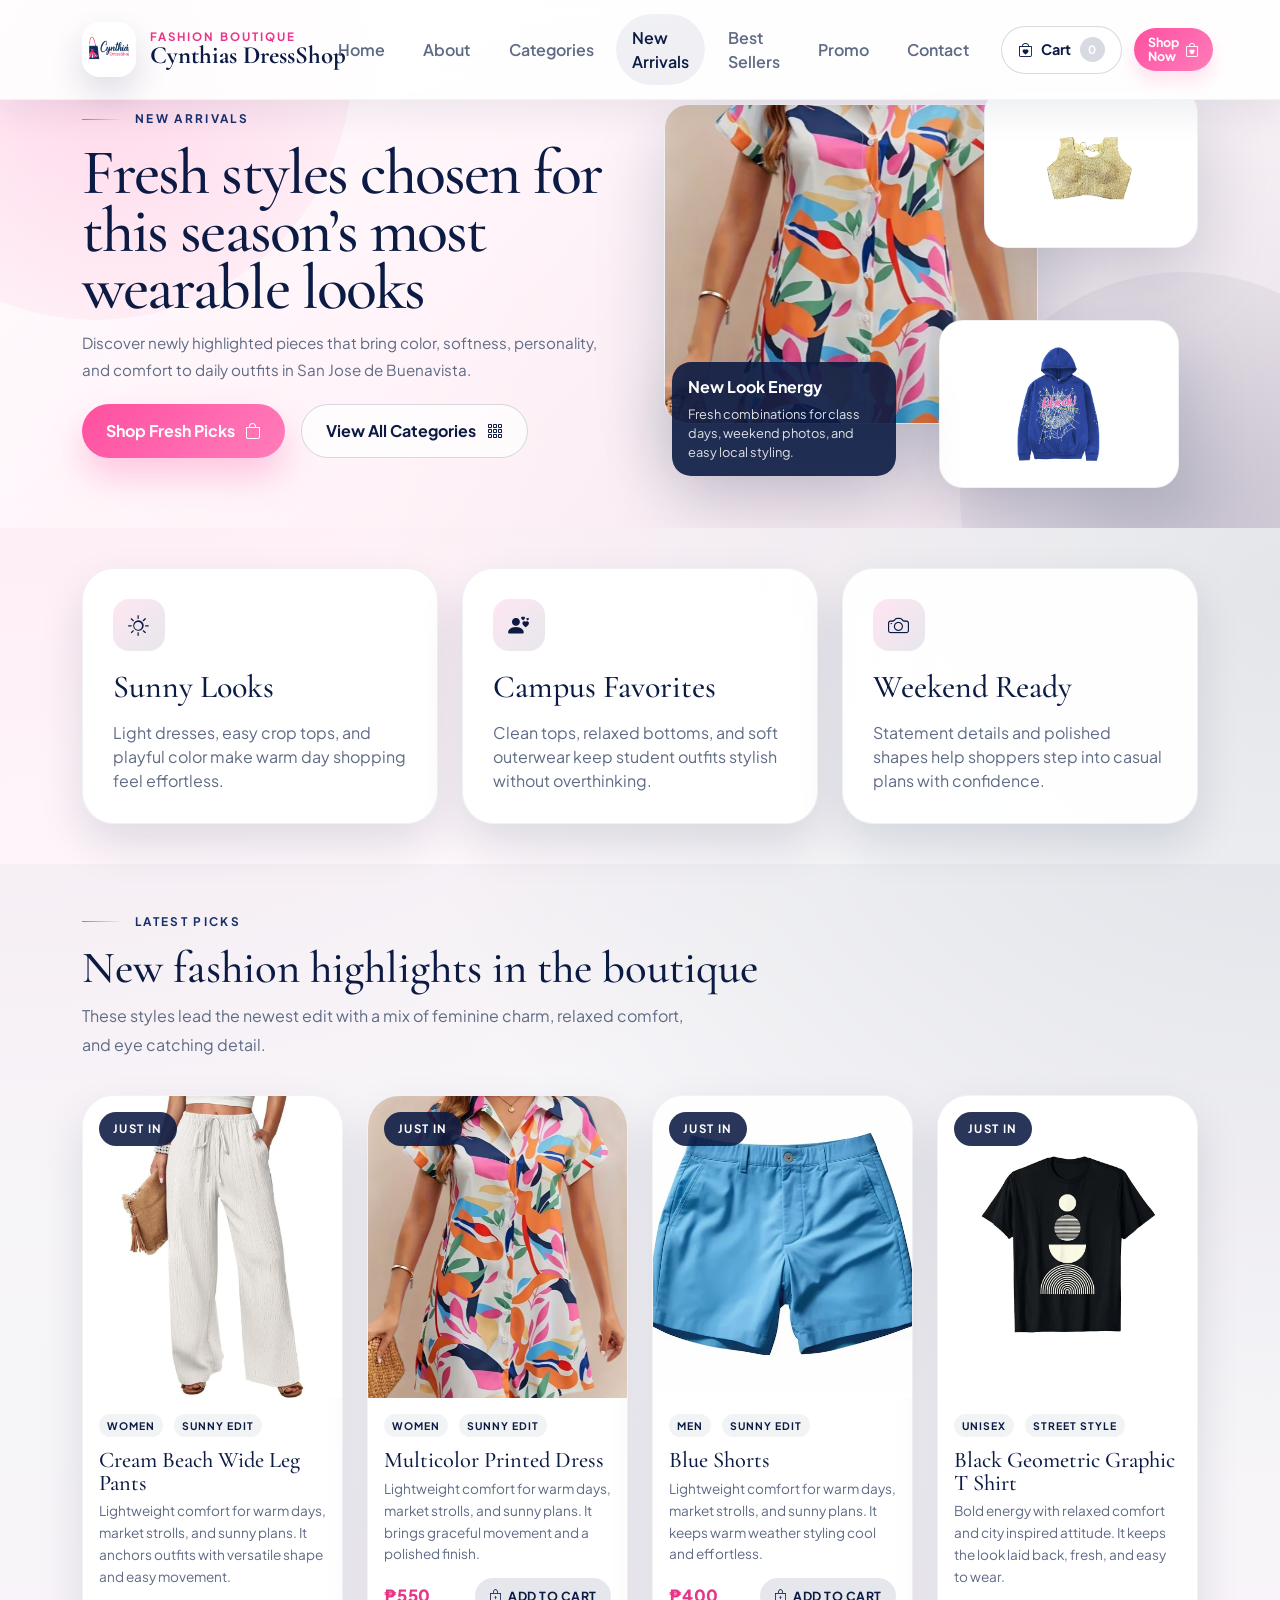
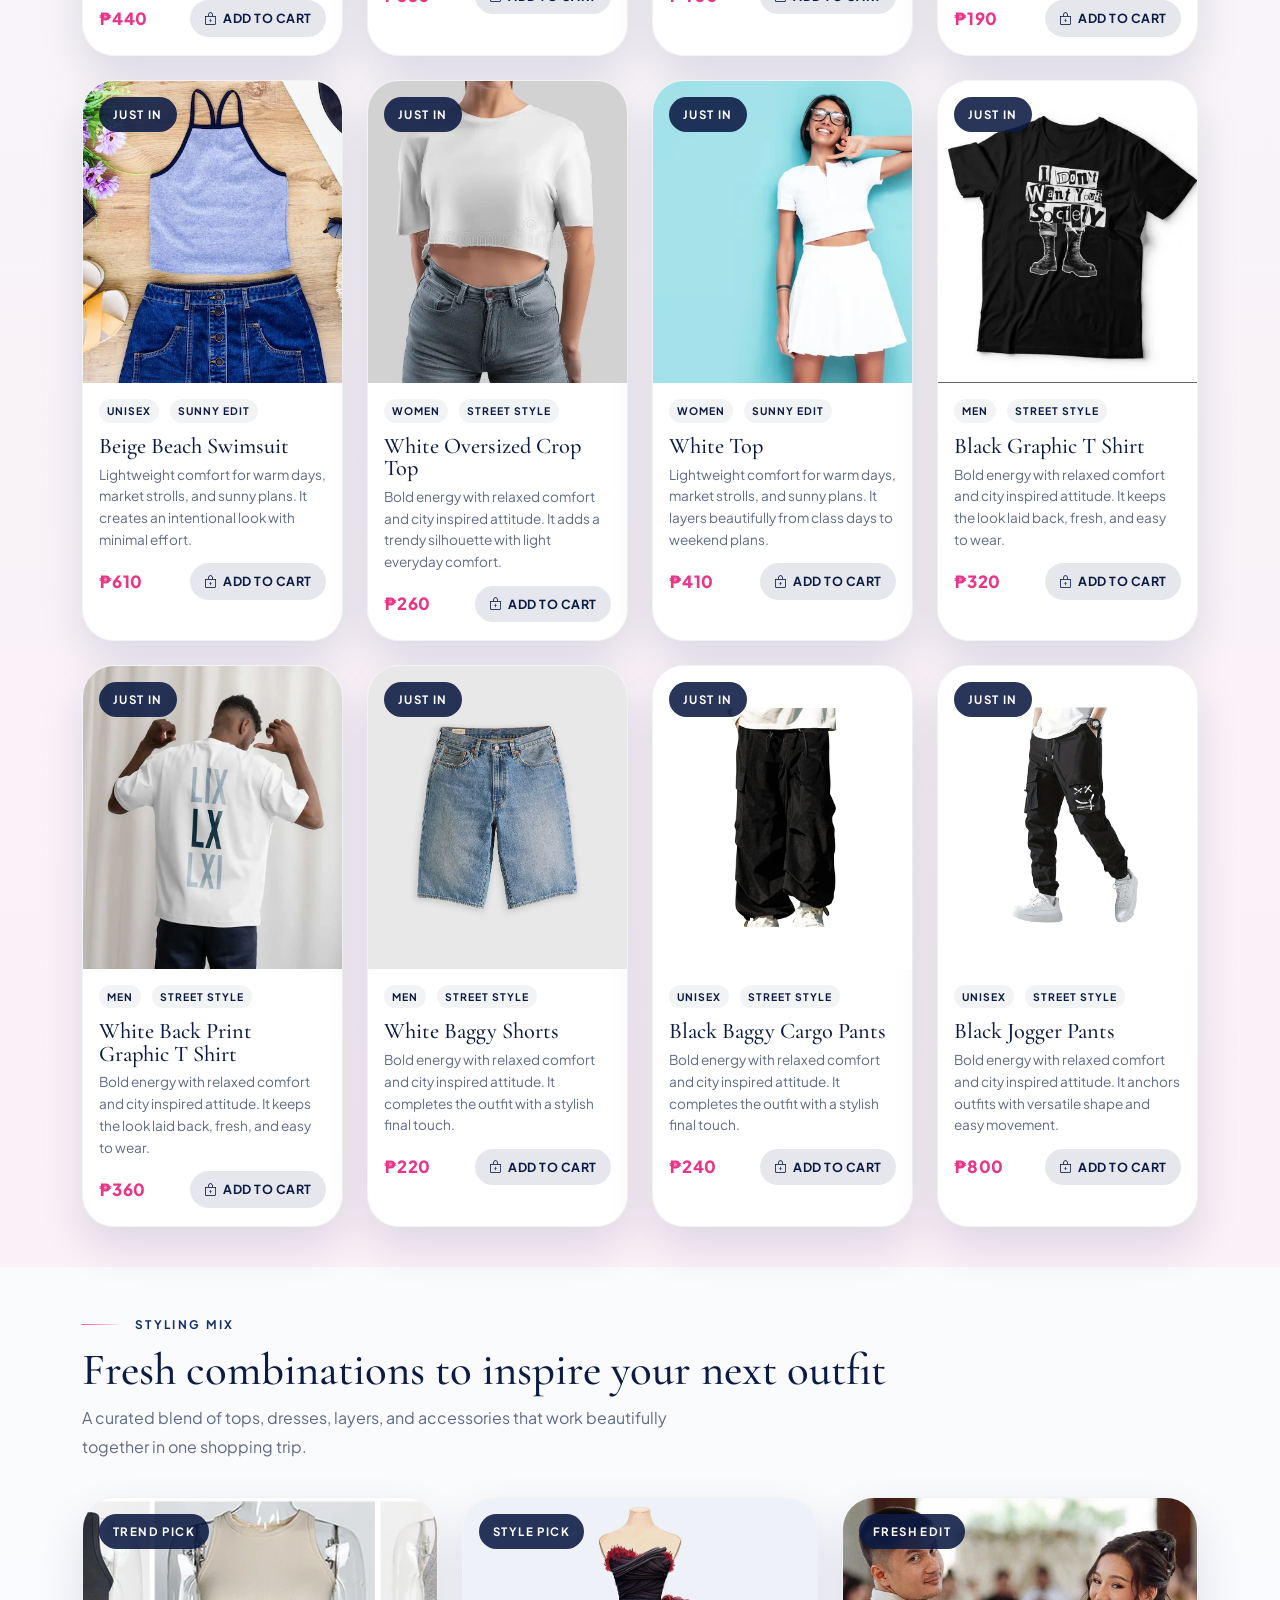
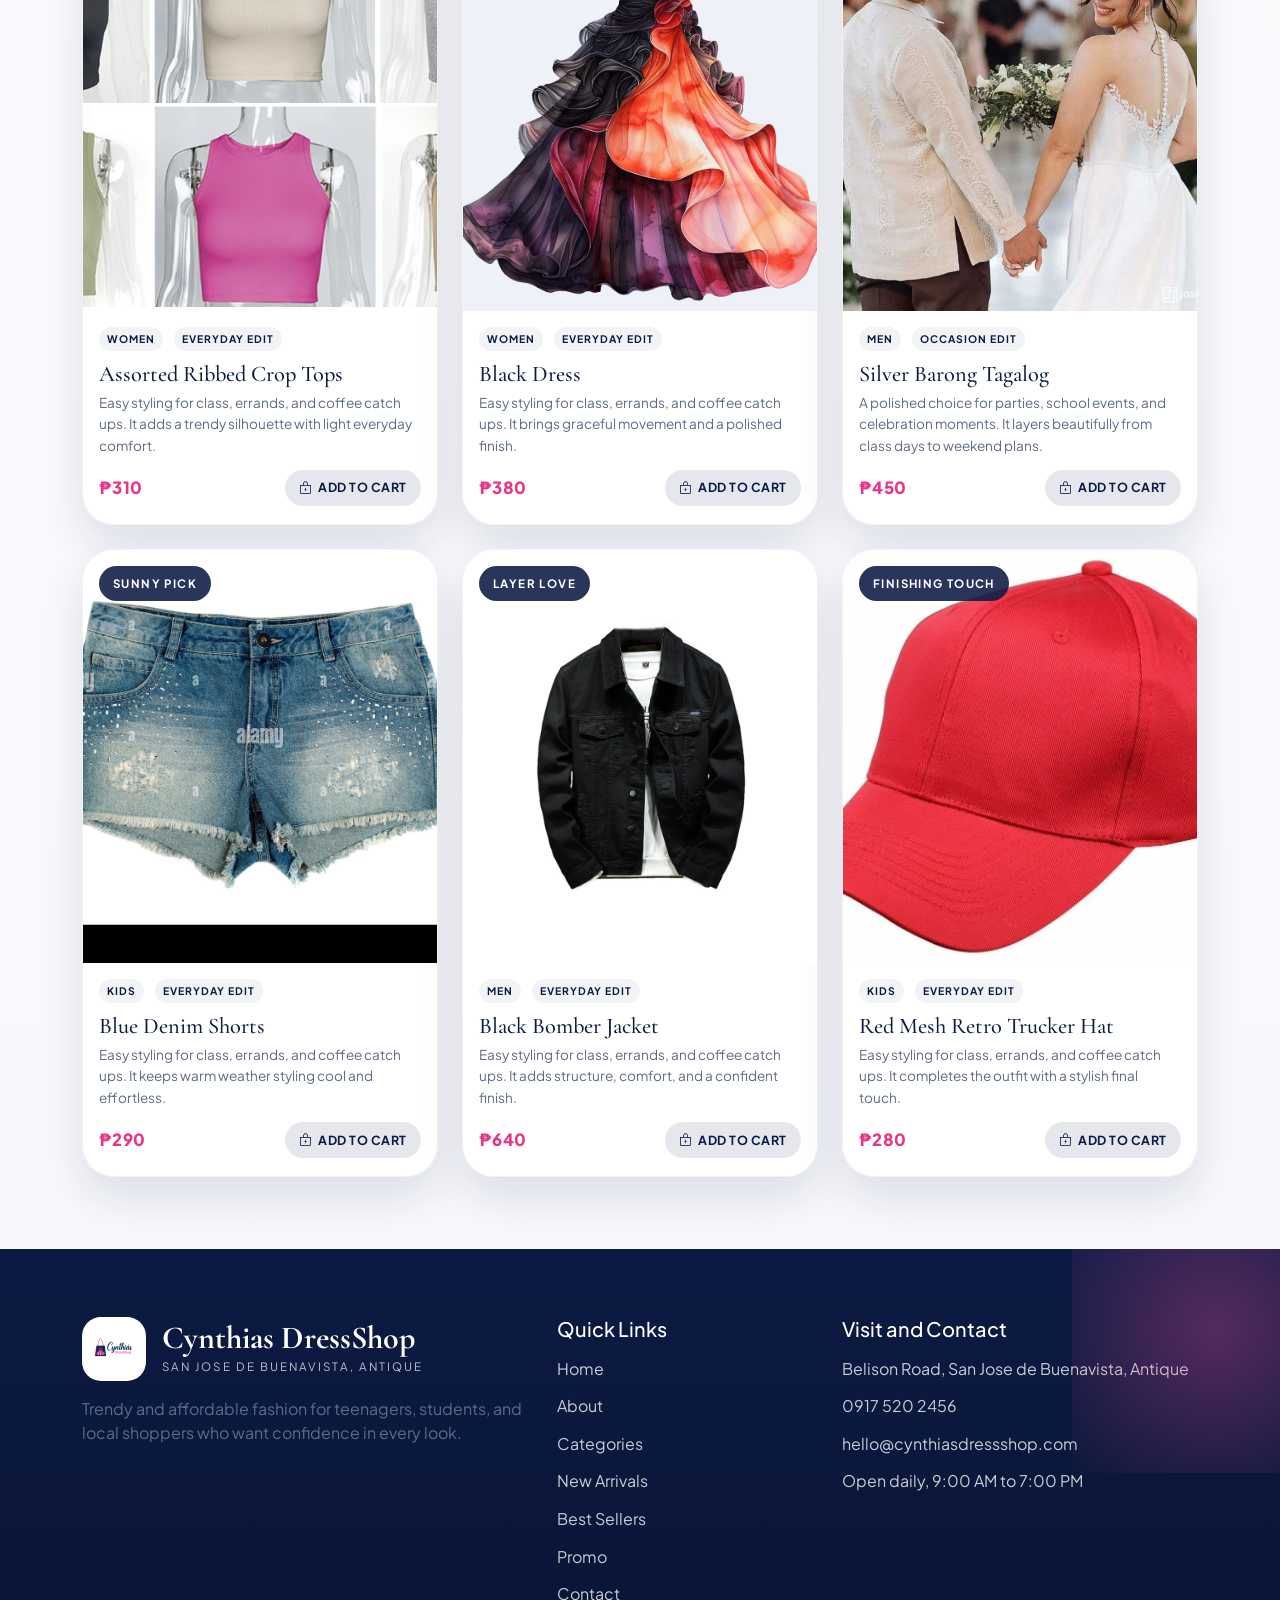
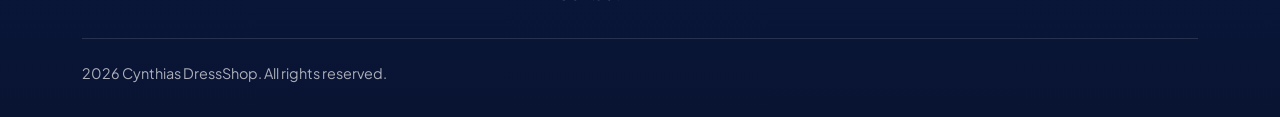
<file: Lhara WS/htmlfiles/new-arrivals.html>
<!DOCTYPE html>
<html lang="en">
  <head>
    <meta charset="UTF-8">
    <meta name="viewport" content="width=device-width, initial-scale=1.0">
    <title>Cynthias DressShop | New Arrivals</title>
    <meta
      name="description"
      content="See the latest new arrivals from Cynthias DressShop with trendy looks for students, teens, and local shoppers."
    >
    <link rel="preconnect" href="https://fonts.googleapis.com">
    <link rel="preconnect" href="https://fonts.gstatic.com" crossorigin>
    <link
      href="https://fonts.googleapis.com/css2?family=Cormorant+Garamond:wght@500;600;700&family=Plus+Jakarta+Sans:wght@400;500;600;700;800&display=swap"
      rel="stylesheet"
    >
    <link href="https://cdn.jsdelivr.net/npm/bootstrap@5.3.3/dist/css/bootstrap.min.css" rel="stylesheet">
    <link rel="stylesheet" href="https://cdn.jsdelivr.net/npm/bootstrap-icons@1.11.3/font/bootstrap-icons.min.css">
    <link rel="stylesheet" href="../cssfiles/style.css">
    <link rel="stylesheet" href="../cssfiles/responsive.css">
  </head>
  <body data-page="new-arrivals">
    <div data-site-nav></div>

    <main>
      <section class="page-hero">
        <div class="container hero-shell">
          <div class="row align-items-center g-5">
            <div class="col-lg-6">
              <span class="eyebrow">New Arrivals</span>
              <h1 class="hero-title">Fresh styles chosen for this season’s most wearable looks</h1>
              <p class="hero-copy">
                Discover newly highlighted pieces that bring color, softness, personality, and comfort to daily outfits in San Jose de Buenavista.
              </p>
              <div class="hero-actions">
                <a class="btn-brand" href="#new-arrivals-grid">
                  Shop Fresh Picks
                  <i class="bi bi-bag"></i>
                </a>
                <a class="btn-ghost" href="categories.html">
                  View All Categories
                  <i class="bi bi-grid-3x3-gap"></i>
                </a>
              </div>
            </div>
            <div class="col-lg-6">
              <div class="hero-visual">
                <div class="hero-collage">
                  <article class="hero-card hero-card-lg reveal">
                    <img src="../images/womens-summer-multicolor-printed-dress.webp" alt="Multicolor printed dress">
                  </article>
                  <article class="hero-card hero-card-top reveal">
                    <img src="../images/womens-casual-yellow-lace-crop-top.webp" alt="Yellow lace crop top">
                  </article>
                  <article class="hero-card hero-card-bottom reveal">
                    <img src="../images/unisex-streetwear-blue-graphic-hoodie.webp" alt="Blue graphic hoodie">
                  </article>
                  <div class="hero-stat-card reveal">
                    <strong>New Look Energy</strong>
                    <span>Fresh combinations for class days, weekend photos, and easy local styling.</span>
                  </div>
                </div>
              </div>
            </div>
          </div>
        </div>
      </section>

      <section class="section-shell">
        <div class="container">
          <div class="row g-4">
            <div class="col-md-4">
              <article class="trend-card reveal">
                <div class="value-icon"><i class="bi bi-sun"></i></div>
                <h3>Sunny Looks</h3>
                <p>Light dresses, easy crop tops, and playful color make warm day shopping feel effortless.</p>
              </article>
            </div>
            <div class="col-md-4">
              <article class="trend-card reveal">
                <div class="value-icon"><i class="bi bi-person-hearts"></i></div>
                <h3>Campus Favorites</h3>
                <p>Clean tops, relaxed bottoms, and soft outerwear keep student outfits stylish without overthinking.</p>
              </article>
            </div>
            <div class="col-md-4">
              <article class="trend-card reveal">
                <div class="value-icon"><i class="bi bi-camera"></i></div>
                <h3>Weekend Ready</h3>
                <p>Statement details and polished shapes help shoppers step into casual plans with confidence.</p>
              </article>
            </div>
          </div>
        </div>
      </section>

      <section class="section-shell soft-panel">
        <div class="container">
          <div class="section-heading">
            <div>
              <span class="eyebrow">Latest Picks</span>
              <h2>New fashion highlights in the boutique</h2>
              <p>
                These styles lead the newest edit with a mix of feminine charm, relaxed comfort, and eye catching detail.
              </p>
            </div>
          </div>
          <div id="new-arrivals-grid"></div>
        </div>
      </section>

      <section class="section-shell">
        <div class="container">
          <div class="section-heading">
            <div>
              <span class="eyebrow">Styling Mix</span>
              <h2>Fresh combinations to inspire your next outfit</h2>
              <p>
                A curated blend of tops, dresses, layers, and accessories that work beautifully together in one shopping trip.
              </p>
            </div>
          </div>
          <div id="arrival-editors-picks"></div>
        </div>
      </section>
    </main>

    <footer data-site-footer></footer>

    <script src="https://cdn.jsdelivr.net/npm/bootstrap@5.3.3/dist/js/bootstrap.bundle.min.js"></script>
    <script src="../jsfiles/catalog-data.js"></script>
    <script src="../jsfiles/main.js"></script>
  </body>
</html>
</file>
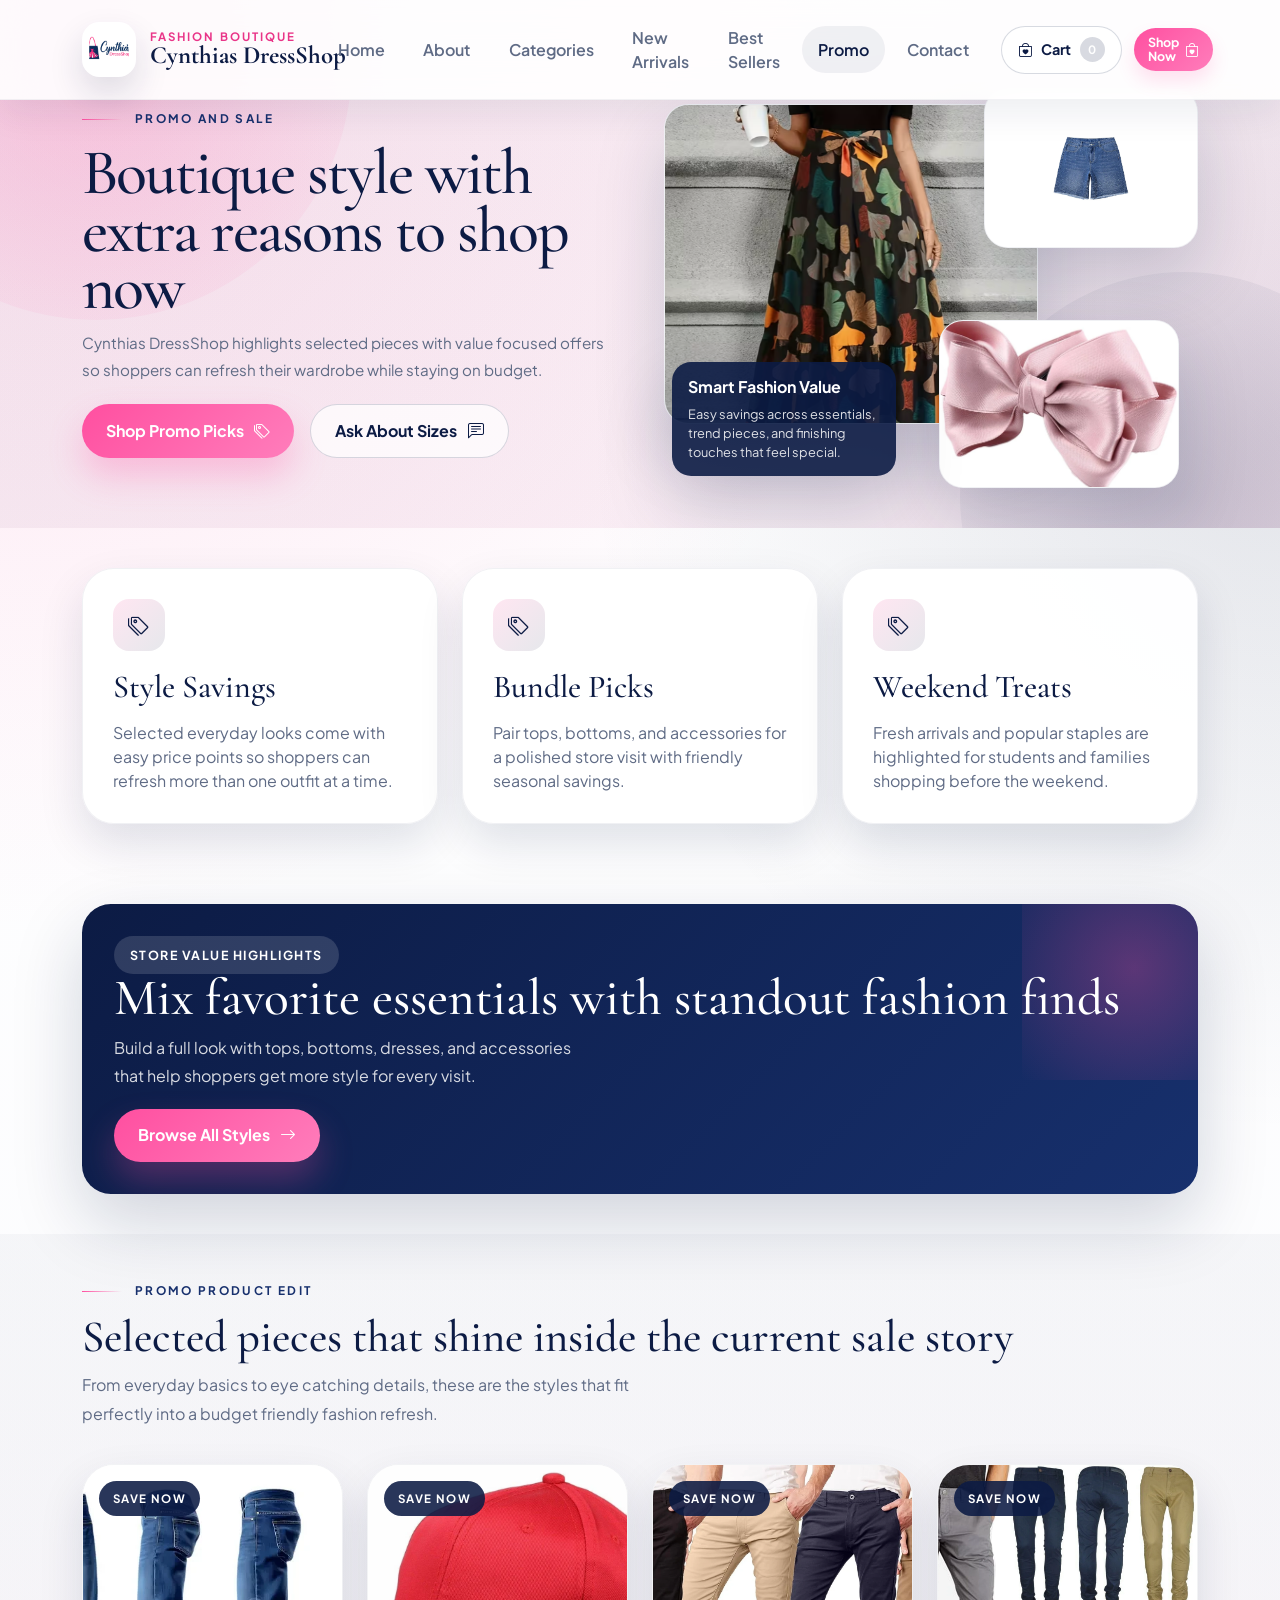
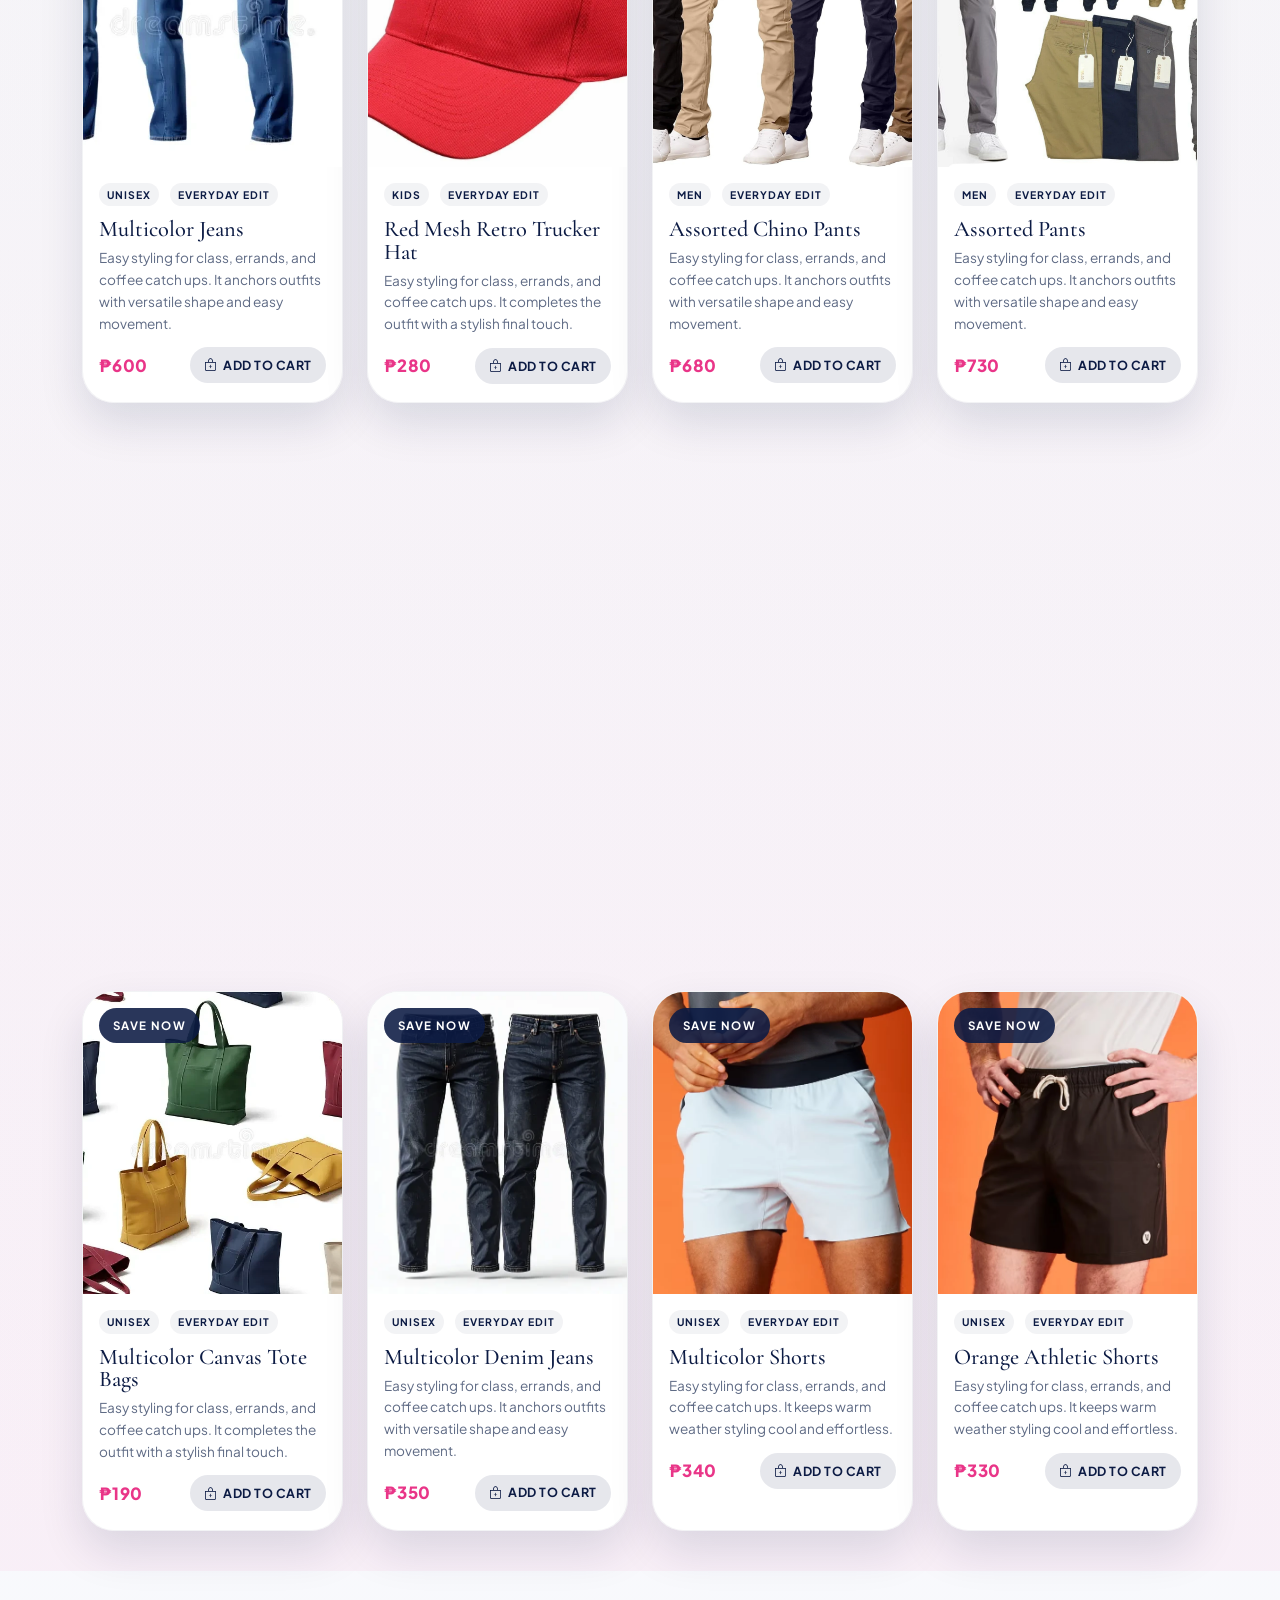
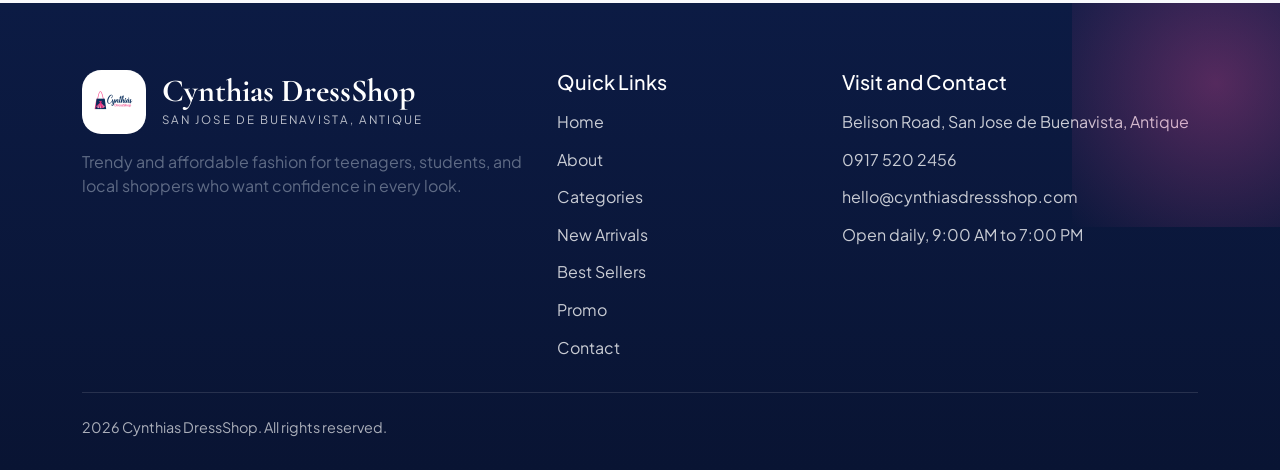
<file: Lhara WS/htmlfiles/promo.html>
<!DOCTYPE html>
<html lang="en">
  <head>
    <meta charset="UTF-8">
    <meta name="viewport" content="width=device-width, initial-scale=1.0">
    <title>Cynthias DressShop | Promo</title>
    <meta
      name="description"
      content="See promo highlights and sale driven style picks from Cynthias DressShop in San Jose de Buenavista, Antique."
    >
    <link rel="preconnect" href="https://fonts.googleapis.com">
    <link rel="preconnect" href="https://fonts.gstatic.com" crossorigin>
    <link
      href="https://fonts.googleapis.com/css2?family=Cormorant+Garamond:wght@500;600;700&family=Plus+Jakarta+Sans:wght@400;500;600;700;800&display=swap"
      rel="stylesheet"
    >
    <link href="https://cdn.jsdelivr.net/npm/bootstrap@5.3.3/dist/css/bootstrap.min.css" rel="stylesheet">
    <link rel="stylesheet" href="https://cdn.jsdelivr.net/npm/bootstrap-icons@1.11.3/font/bootstrap-icons.min.css">
    <link rel="stylesheet" href="../cssfiles/style.css">
    <link rel="stylesheet" href="../cssfiles/responsive.css">
  </head>
  <body data-page="promo">
    <div data-site-nav></div>

    <main>
      <section class="page-hero">
        <div class="container hero-shell">
          <div class="row align-items-center g-5">
            <div class="col-lg-6">
              <span class="eyebrow">Promo and Sale</span>
              <h1 class="hero-title">Boutique style with extra reasons to shop now</h1>
              <p class="hero-copy">
                Cynthias DressShop highlights selected pieces with value focused offers so shoppers can refresh their wardrobe while staying on budget.
              </p>
              <div class="hero-actions">
                <a class="btn-brand" href="#promo-grid">
                  Shop Promo Picks
                  <i class="bi bi-tags"></i>
                </a>
                <a class="btn-ghost" href="contact.html">
                  Ask About Sizes
                  <i class="bi bi-chat-left-text"></i>
                </a>
              </div>
            </div>
            <div class="col-lg-6">
              <div class="hero-visual">
                <div class="hero-collage">
                  <article class="hero-card hero-card-lg reveal">
                    <img src="../images/womens-casual-black-floral-maxi-dress.webp" alt="Black floral maxi dress">
                  </article>
                  <article class="hero-card hero-card-top reveal">
                    <img src="../images/womens-casual-blue-denim-shorts.webp" alt="Blue denim shorts">
                  </article>
                  <article class="hero-card hero-card-bottom reveal">
                    <img src="../images/womens-formal-pink-satin-hair-bow.webp" alt="Pink satin hair bow">
                  </article>
                  <div class="hero-stat-card reveal">
                    <strong>Smart Fashion Value</strong>
                    <span>Easy savings across essentials, trend pieces, and finishing touches that feel special.</span>
                  </div>
                </div>
              </div>
            </div>
          </div>
        </div>
      </section>

      <section class="section-shell">
        <div class="container">
          <div id="promo-banners"></div>
        </div>
      </section>

      <section class="section-shell">
        <div class="container">
          <div class="promo-ribbon reveal">
            <span class="promo-kicker">Store Value Highlights</span>
            <h3>Mix favorite essentials with standout fashion finds</h3>
            <p>
              Build a full look with tops, bottoms, dresses, and accessories that help shoppers get more style for every visit.
            </p>
            <a class="btn-brand" href="categories.html">
              Browse All Styles
              <i class="bi bi-arrow-right"></i>
            </a>
          </div>
        </div>
      </section>

      <section class="section-shell soft-panel">
        <div class="container">
          <div class="section-heading">
            <div>
              <span class="eyebrow">Promo Product Edit</span>
              <h2>Selected pieces that shine inside the current sale story</h2>
              <p>
                From everyday basics to eye catching details, these are the styles that fit perfectly into a budget friendly fashion refresh.
              </p>
            </div>
          </div>
          <div id="promo-grid"></div>
        </div>
      </section>
    </main>

    <footer data-site-footer></footer>

    <script src="https://cdn.jsdelivr.net/npm/bootstrap@5.3.3/dist/js/bootstrap.bundle.min.js"></script>
    <script src="../jsfiles/catalog-data.js"></script>
    <script src="../jsfiles/main.js"></script>
  </body>
</html>
</file>
<file: Lhara WS/cssfiles/style.css>
:root {
  --navy: #0c1b44;
  --navy-soft: #17306d;
  --navy-deep: #091433;
  --pink: #ff4fa0;
  --pink-soft: #ffe3f1;
  --pink-deep: #e93588;
  --paper: #f7f8fc;
  --mist: #eef1f7;
  --ink: #1f2741;
  --muted: #5f6b85;
  --line: rgba(12, 27, 68, 0.08);
  --shadow-soft: 0 20px 45px rgba(12, 27, 68, 0.12);
  --shadow-strong: 0 28px 70px rgba(12, 27, 68, 0.18);
  --radius-lg: 2rem;
  --radius-md: 1.25rem;
  --font-heading: "Cormorant Garamond", serif;
  --font-body: "Plus Jakarta Sans", sans-serif;
}

*,
*::before,
*::after {
  box-sizing: border-box;
}

html {
  scroll-behavior: smooth;
}

body {
  margin: 0;
  font-family: var(--font-body);
  color: var(--ink);
  background:
    radial-gradient(circle at 0% 0%, rgba(255, 79, 160, 0.16), transparent 24%),
    radial-gradient(circle at 100% 12%, rgba(12, 27, 68, 0.11), transparent 20%),
    linear-gradient(180deg, #ffffff 0%, var(--paper) 100%);
  overflow-x: hidden;
}

img {
  display: block;
  max-width: 100%;
}

a {
  color: inherit;
  text-decoration: none;
}

p {
  color: var(--muted);
}

.section-shell {
  padding: 2.5rem 0;
  position: relative;
}

.soft-panel {
  background: linear-gradient(180deg, rgba(12, 27, 68, 0.03), rgba(255, 79, 160, 0.06));
}

.eyebrow {
  display: inline-flex;
  align-items: center;
  gap: 0.8rem;
  margin-bottom: 1rem;
  color: var(--navy-soft);
  font-size: 0.74rem;
  font-weight: 700;
  letter-spacing: 0.2em;
  text-transform: uppercase;
}

.eyebrow::before {
  content: "";
  width: 2.5rem;
  height: 1px;
  background: linear-gradient(90deg, var(--pink), transparent);
}

.section-heading {
  display: flex;
  justify-content: space-between;
  align-items: end;
  gap: 1.5rem;
  margin-bottom: 2.2rem;
}

.section-heading h2,
.section-heading h3,
.section-heading h4 {
  margin: 0;
  color: var(--navy);
  font-family: var(--font-heading);
  font-size: clamp(1.8rem, 3.5vw, 2.8rem);
  line-height: 0.96;
}

.section-heading p {
  max-width: 38rem;
  margin: 0.75rem 0 0;
  line-height: 1.8;
}

.section-count {
  padding: 0.8rem 1rem;
  border-radius: 999px;
  background: rgba(255, 79, 160, 0.09);
  color: var(--navy);
  font-size: 0.84rem;
  font-weight: 700;
  letter-spacing: 0.08em;
  text-transform: uppercase;
  white-space: nowrap;
}

.btn-brand,
.btn-ghost {
  display: inline-flex;
  align-items: center;
  justify-content: center;
  gap: 0.65rem;
  padding: 0.9rem 1.5rem;
  border-radius: 999px;
  font-weight: 700;
  transition: transform 0.25s ease, box-shadow 0.25s ease, background 0.25s ease;
}

.btn-brand {
  color: #ffffff;
  background: linear-gradient(135deg, var(--pink), #ff7dbb);
  border: none;
  box-shadow: 0 18px 34px rgba(255, 79, 160, 0.28);
}

.btn-brand:hover,
.btn-brand:focus {
  color: #ffffff;
  transform: translateY(-2px);
  box-shadow: 0 24px 44px rgba(255, 79, 160, 0.34);
}

.btn-ghost {
  color: var(--navy);
  border: 1px solid rgba(12, 27, 68, 0.16);
  background: rgba(255, 255, 255, 0.72);
}

.btn-ghost:hover,
.btn-ghost:focus {
  color: var(--navy);
  background: rgba(12, 27, 68, 0.04);
  transform: translateY(-2px);
}

.site-navbar {
  padding: 0.9rem 0;
  background: rgba(255, 255, 255, 0.9);
  backdrop-filter: blur(16px);
  border-bottom: 1px solid rgba(12, 27, 68, 0.05);
  box-shadow: 0 14px 35px rgba(12, 27, 68, 0.07);
}

.site-navbar .container {
  position: relative;
}

.navbar-brand {
  display: inline-flex;
  align-items: center;
  gap: 0.85rem;
  color: var(--navy);
  font-family: var(--font-heading);
  font-size: 1.8rem;
  font-weight: 700;
}

.brand-logo {
  width: 3.4rem;
  height: 3.4rem;
  border-radius: 1.1rem;
  object-fit: cover;
  background: #ffffff;
  padding: 0.45rem;
  box-shadow: 0 16px 34px rgba(12, 27, 68, 0.14);
}

.brand-mark span {
  display: block;
  font-size: 0.72rem;
  line-height: 1;
  letter-spacing: 0.18em;
  text-transform: uppercase;
  color: var(--pink-deep);
  font-family: var(--font-body);
}

.brand-mark strong {
  display: block;
  font-size: 1.55rem;
  line-height: 1;
  font-weight: 700;
}

.navbar-nav {
  gap: 0.4rem;
}

.nav-link {
  position: relative;
  padding: 0.7rem 1rem !important;
  border-radius: 999px;
  color: var(--muted) !important;
  font-weight: 600;
  transition: background 0.25s ease, color 0.25s ease;
}

.nav-link:hover,
.nav-link:focus,
.nav-link.active {
  color: var(--navy) !important;
  background: rgba(12, 27, 68, 0.06);
}

.navbar-toggler {
  border: 1px solid rgba(12, 27, 68, 0.12);
  box-shadow: none !important;
}

.nav-actions {
  display: inline-flex;
  align-items: center;
  gap: 0.75rem;
}

.navbar-quick-actions {
  display: inline-flex;
  align-items: center;
  margin-left: auto;
  margin-right: 0.55rem;
}

.cart-trigger {
  position: relative;
  min-height: 3rem;
  padding: 0.65rem 1rem;
  border: 1px solid rgba(12, 27, 68, 0.16);
  border-radius: 999px;
  background: rgba(255, 255, 255, 0.9);
  color: var(--navy);
  font-size: 0.9rem;
  font-weight: 700;
  display: inline-flex;
  align-items: center;
  gap: 0.55rem;
  transition: transform 0.25s ease, box-shadow 0.25s ease, background 0.25s ease;
}

.cart-trigger-compact {
  min-height: 2.7rem;
  padding: 0.5rem 0.65rem;
}

.cart-trigger:hover,
.cart-trigger:focus {
  transform: translateY(-2px);
  background: #ffffff;
  box-shadow: 0 16px 28px rgba(12, 27, 68, 0.12);
}

.shop-now-btn {
  min-height: 2.55rem;
  padding: 0.5rem 0.9rem;
  font-size: 0.78rem;
  line-height: 1.1;
  gap: 0.35rem;
  box-shadow: 0 10px 18px rgba(255, 79, 160, 0.16);
}

.shop-now-btn i {
  font-size: 0.88rem;
}

.cart-count-badge {
  min-width: 1.55rem;
  height: 1.55rem;
  padding: 0 0.35rem;
  border-radius: 999px;
  background: var(--pink-deep);
  color: #ffffff;
  font-size: 0.72rem;
  line-height: 1;
  display: inline-flex;
  align-items: center;
  justify-content: center;
}

.cart-count-badge.is-empty {
  background: rgba(12, 27, 68, 0.16);
}

.page-hero {
  position: relative;
  padding: 4.5rem 0 2.5rem;
  overflow: hidden;
}

.page-hero::before,
.page-hero::after {
  content: "";
  position: absolute;
  border-radius: 999px;
  pointer-events: none;
}

.page-hero::before {
  width: 32rem;
  height: 32rem;
  left: -10rem;
  top: -12rem;
  background: radial-gradient(circle, rgba(255, 79, 160, 0.2), rgba(255, 79, 160, 0));
}

.page-hero::after {
  width: 28rem;
  height: 28rem;
  right: -8rem;
  bottom: -12rem;
  background: radial-gradient(circle, rgba(12, 27, 68, 0.16), rgba(12, 27, 68, 0));
}

.hero-shell {
  position: relative;
  z-index: 1;
}

.hero-title {
  margin: 0;
  color: var(--navy);
  font-family: var(--font-heading);
  font-size: clamp(2.5rem, 5vw, 4rem);
  line-height: 0.9;
  letter-spacing: -0.03em;
}

.hero-copy {
  margin-top: 0.75rem;
  max-width: 38rem;
  font-size: 0.95rem;
  line-height: 1.8;
}

.hero-actions {
  display: flex;
  flex-wrap: wrap;
  gap: 1rem;
  margin-top: 1.25rem;
}

.hero-stats {
  display: grid;
  grid-template-columns: repeat(3, minmax(0, 1fr));
  gap: 0.75rem;
  margin-top: 1.5rem;
}

.mini-stat {
  padding: 0.9rem;
  border-radius: 1.2rem;
  background: rgba(255, 255, 255, 0.9);
  box-shadow: var(--shadow-soft);
  border: 1px solid rgba(12, 27, 68, 0.06);
}

.mini-stat strong {
  display: block;
  color: var(--navy);
  font-size: 1.2rem;
  line-height: 1;
}

.mini-stat span {
  display: block;
  margin-top: 0.35rem;
  color: var(--muted);
  font-size: 0.8rem;
  line-height: 1.5;
}

.hero-visual {
  position: relative;
  min-height: 26rem;
}

.hero-logo-card {
  position: absolute;
  top: 0;
  right: 1.4rem;
  width: 8rem;
  aspect-ratio: 1;
  padding: 0.9rem;
  border-radius: 1.5rem;
  background: rgba(255, 255, 255, 0.94);
  box-shadow: var(--shadow-strong);
  border: 1px solid rgba(12, 27, 68, 0.08);
  z-index: 4;
}

.hero-logo-card img {
  width: 100%;
  height: 100%;
  object-fit: contain;
}

.hero-collage {
  position: relative;
  min-height: 26rem;
  padding: 2rem 0 0.5rem 1rem;
}

.hero-card {
  position: absolute;
  overflow: hidden;
  border-radius: 1.5rem;
  background: #ffffff;
  box-shadow: var(--shadow-strong);
  border: 1px solid rgba(12, 27, 68, 0.06);
}

.hero-card img {
  width: 100%;
  height: 100%;
  object-fit: cover;
}

.hero-card-lg {
  left: 0;
  top: 2rem;
  width: 70%;
  height: 20rem;
}

.hero-card-top {
  right: 0;
  top: 1rem;
  width: 40%;
  height: 10rem;
}

.hero-card-bottom {
  right: 1.2rem;
  bottom: 0;
  width: 45%;
  height: 10.5rem;
}

.hero-stat-card {
  position: absolute;
  left: 0.5rem;
  bottom: 0.75rem;
  max-width: 14rem;
  padding: 0.85rem 1rem;
  border-radius: 1.2rem;
  background: rgba(12, 27, 68, 0.9);
  color: rgba(255, 255, 255, 0.86);
  box-shadow: var(--shadow-strong);
  z-index: 3;
}

.hero-stat-card strong {
  display: block;
  color: #ffffff;
  font-size: 1rem;
}

.hero-stat-card span {
  display: block;
  margin-top: 0.35rem;
  font-size: 0.8rem;
  line-height: 1.5;
}

.glass-panel,
.story-card,
.stat-card,
.contact-card,
.map-card,
.promo-card,
.trend-card {
  height: 100%;
  padding: 1.9rem;
  border-radius: var(--radius-lg);
  background: rgba(255, 255, 255, 0.95);
  border: 1px solid rgba(12, 27, 68, 0.06);
  box-shadow: var(--shadow-soft);
}

.story-card h3,
.stat-card h3,
.contact-card h3,
.map-card h3,
.promo-card h3,
.trend-card h3 {
  margin: 0 0 0.9rem;
  color: var(--navy);
  font-family: var(--font-heading);
  font-size: 2rem;
}

.story-card p:last-child,
.stat-card p:last-child,
.contact-card p:last-child,
.map-card p:last-child,
.promo-card p:last-child,
.trend-card p:last-child {
  margin-bottom: 0;
}

.value-icon {
  width: 3.2rem;
  height: 3.2rem;
  display: inline-flex;
  align-items: center;
  justify-content: center;
  margin-bottom: 1.1rem;
  border-radius: 1rem;
  background: linear-gradient(135deg, rgba(255, 79, 160, 0.14), rgba(12, 27, 68, 0.1));
  color: var(--navy);
  font-size: 1.3rem;
}

.category-card {
  position: relative;
  height: 100%;
  overflow: hidden;
  border-radius: var(--radius-lg);
  background: rgba(255, 255, 255, 0.95);
  border: 1px solid rgba(12, 27, 68, 0.06);
  box-shadow: var(--shadow-soft);
  transition: transform 0.3s ease, box-shadow 0.3s ease;
}

.category-card:hover {
  transform: translateY(-8px);
  box-shadow: var(--shadow-strong);
}

.category-card-image {
  height: 16rem;
  overflow: hidden;
}

.category-card-image img {
  width: 100%;
  height: 100%;
  object-fit: cover;
  transition: transform 0.5s ease;
}

.category-card:hover .category-card-image img {
  transform: scale(1.06);
}

.category-card-body {
  padding: 1.5rem;
}

.category-card-body h3 {
  margin: 0 0 0.65rem;
  color: var(--navy);
  font-family: var(--font-heading);
  font-size: 2rem;
}

.category-card-body p {
  margin-bottom: 1.2rem;
  line-height: 1.75;
}

.inline-link {
  display: inline-flex;
  align-items: center;
  gap: 0.55rem;
  color: var(--pink-deep);
  font-weight: 700;
}

.product-card {
  height: 100%;
  overflow: hidden;
  border-radius: var(--radius-lg);
  background: rgba(255, 255, 255, 0.98);
  box-shadow: var(--shadow-soft);
  border: 1px solid rgba(12, 27, 68, 0.05);
  transition: transform 0.35s ease, box-shadow 0.35s ease;
}

.product-card:hover {
  transform: translateY(-10px);
  box-shadow: var(--shadow-strong);
}

.product-media {
  position: relative;
  overflow: hidden;
  aspect-ratio: 6 / 7;
  background: var(--mist);
}

.product-media img {
  width: 100%;
  height: 100%;
  object-fit: cover;
  transition: transform 0.5s ease;
}

.product-card:hover .product-media img {
  transform: scale(1.04);
}

.badge-pill {
  position: absolute;
  top: 1rem;
  left: 1rem;
  display: inline-flex;
  align-items: center;
  gap: 0.35rem;
  padding: 0.55rem 0.88rem;
  border-radius: 999px;
  background: rgba(12, 27, 68, 0.88);
  color: #ffffff;
  font-size: 0.72rem;
  font-weight: 700;
  letter-spacing: 0.12em;
  text-transform: uppercase;
}

.product-body {
  padding: 1rem 1rem 1.15rem;
}

.product-meta {
  display: flex;
  flex-wrap: wrap;
  gap: 0.65rem;
  margin-bottom: 0.75rem;
}

.product-meta span {
  padding: 0.25rem 0.5rem;
  border-radius: 999px;
  background: rgba(12, 27, 68, 0.05);
  color: var(--navy);
  font-size: 0.65rem;
  font-weight: 700;
  letter-spacing: 0.1em;
  text-transform: uppercase;
}

.product-title {
  margin: 0 0 0.4rem;
  color: var(--navy);
  font-family: var(--font-heading);
  font-size: 1.4rem;
  line-height: 1;
}

.product-copy {
  margin: 0;
  font-size: 0.85rem;
  line-height: 1.6;
}

.product-price {
  color: var(--pink-deep);
  font-size: 1.05rem;
  font-weight: 800;
  letter-spacing: 0.02em;
}

.product-footer {
  margin-top: 0.8rem;
  display: flex;
  align-items: center;
  justify-content: space-between;
  gap: 0.75rem;
}

.product-cart-btn {
  border: none;
  border-radius: 999px;
  padding: 0.55rem 0.9rem;
  background: rgba(12, 27, 68, 0.1);
  color: var(--navy);
  font-size: 0.78rem;
  font-weight: 700;
  letter-spacing: 0.04em;
  text-transform: uppercase;
  display: inline-flex;
  align-items: center;
  gap: 0.4rem;
  transition: transform 0.25s ease, background 0.25s ease, color 0.25s ease;
}

.product-cart-btn:hover,
.product-cart-btn:focus {
  transform: translateY(-2px);
  background: var(--navy);
  color: #ffffff;
}

.mosaic-grid {
  display: grid;
  gap: 1.2rem;
}

.mosaic-grid.three-up {
  grid-template-columns: repeat(3, minmax(0, 1fr));
}

.mosaic-card {
  position: relative;
  overflow: hidden;
  min-height: 19rem;
  border-radius: var(--radius-lg);
  box-shadow: var(--shadow-soft);
}

.mosaic-card img {
  width: 100%;
  height: 100%;
  object-fit: cover;
}

.mosaic-content {
  position: absolute;
  inset: auto 0 0;
  padding: 1.2rem;
  background: linear-gradient(180deg, rgba(9, 20, 51, 0), rgba(9, 20, 51, 0.8));
  color: #ffffff;
}

.mosaic-content h3 {
  margin: 0;
  font-family: var(--font-heading);
  font-size: 1.7rem;
}

.mosaic-content p {
  margin: 0.4rem 0 0;
  color: rgba(255, 255, 255, 0.85);
}

.spotlight-panel {
  padding: 2rem;
  border-radius: var(--radius-lg);
  background: rgba(255, 255, 255, 0.95);
  box-shadow: var(--shadow-soft);
  border: 1px solid rgba(12, 27, 68, 0.06);
}

.spotlight-panel h3 {
  margin: 0 0 0.85rem;
  color: var(--navy);
  font-family: var(--font-heading);
  font-size: 2.6rem;
  line-height: 0.95;
}

.spotlight-media {
  overflow: hidden;
  border-radius: 1.8rem;
  min-height: 100%;
  box-shadow: var(--shadow-soft);
}

.spotlight-media img {
  width: 100%;
  height: 100%;
  object-fit: cover;
}

.promo-ribbon {
  position: relative;
  overflow: hidden;
  padding: 2rem;
  border-radius: 1.8rem;
  background: linear-gradient(135deg, var(--navy), var(--navy-soft));
  color: rgba(255, 255, 255, 0.86);
  box-shadow: var(--shadow-strong);
}

.promo-ribbon::before {
  content: "";
  position: absolute;
  width: 14rem;
  height: 14rem;
  right: -3rem;
  top: -3rem;
  background: radial-gradient(circle, rgba(255, 79, 160, 0.3), rgba(255, 79, 160, 0));
}

.promo-ribbon h3 {
  position: relative;
  z-index: 1;
  margin: 0;
  color: #ffffff;
  font-family: var(--font-heading);
  font-size: clamp(2.2rem, 4vw, 3.2rem);
  line-height: 0.94;
}

.promo-ribbon p {
  position: relative;
  z-index: 1;
  max-width: 30rem;
  margin: 0.75rem 0 1.25rem;
  color: rgba(255, 255, 255, 0.84);
  line-height: 1.7;
}

.promo-kicker {
  position: relative;
  z-index: 1;
  display: inline-flex;
  align-items: center;
  gap: 0.65rem;
  padding: 0.6rem 1rem;
  border-radius: 999px;
  background: rgba(255, 255, 255, 0.14);
  color: #ffffff;
  font-size: 0.78rem;
  font-weight: 700;
  letter-spacing: 0.12em;
  text-transform: uppercase;
}

.filter-wrap {
  display: flex;
  flex-wrap: wrap;
  gap: 0.8rem;
  margin-bottom: 2rem;
}

.filter-chip {
  display: inline-flex;
  align-items: center;
  justify-content: center;
  min-height: 3rem;
  padding: 0.8rem 1.15rem;
  border-radius: 999px;
  border: 1px solid rgba(12, 27, 68, 0.12);
  background: rgba(255, 255, 255, 0.9);
  color: var(--navy);
  font-size: 0.88rem;
  font-weight: 700;
  transition: background 0.25s ease, color 0.25s ease, transform 0.25s ease;
}

.filter-chip:hover,
.filter-chip:focus,
.filter-chip.active {
  color: #ffffff;
  background: var(--navy);
  transform: translateY(-2px);
}

.category-showcase {
  margin-bottom: 4rem;
  scroll-margin-top: 7.5rem;
}

.category-showcase.hidden {
  display: none;
}

.contact-list {
  display: grid;
  gap: 1rem;
}

.contact-list a,
.contact-list span {
  display: inline-flex;
  align-items: center;
  gap: 0.75rem;
  color: var(--ink);
  font-weight: 600;
}

.contact-list i {
  width: 2.5rem;
  height: 2.5rem;
  display: inline-flex;
  align-items: center;
  justify-content: center;
  border-radius: 999px;
  background: rgba(255, 79, 160, 0.12);
  color: var(--navy);
}

.map-placeholder {
  min-height: 20rem;
  padding: 1.5rem;
  border-radius: 1.6rem;
  background:
    linear-gradient(180deg, rgba(255, 255, 255, 0.22), rgba(255, 255, 255, 0.06)),
    linear-gradient(135deg, rgba(12, 27, 68, 0.92), rgba(255, 79, 160, 0.76));
  color: #ffffff;
}

.map-placeholder p {
  color: rgba(255, 255, 255, 0.85);
}

.map-placeholder .contact-list a,
.map-placeholder .contact-list span {
  color: #ffffff;
}

.map-placeholder .contact-list i {
  background: rgba(255, 255, 255, 0.2);
  color: #ffffff;
}

.map-placeholder h4 {
  margin: 0 0 0.7rem;
  font-family: var(--font-heading);
  font-size: 2.2rem;
}

.form-control,
.form-select {
  min-height: 3.4rem;
  border-radius: 1rem;
  border: 1px solid rgba(12, 27, 68, 0.12);
  background: rgba(255, 255, 255, 0.9);
}

textarea.form-control {
  min-height: 9rem;
}

.form-control:focus,
.form-select:focus {
  border-color: rgba(255, 79, 160, 0.55);
  box-shadow: 0 0 0 0.2rem rgba(255, 79, 160, 0.12);
}

.footer-shell {
  position: relative;
  overflow: hidden;
  margin-top: 2rem;
  padding: 4.2rem 0 2rem;
  background: linear-gradient(180deg, var(--navy), var(--navy-deep));
  color: rgba(255, 255, 255, 0.78);
}

.footer-shell::before {
  content: "";
  position: absolute;
  width: 18rem;
  height: 18rem;
  right: -5rem;
  top: -4rem;
  background: radial-gradient(circle, rgba(255, 79, 160, 0.3), rgba(255, 79, 160, 0));
}

.footer-brand {
  display: inline-flex;
  align-items: center;
  gap: 1rem;
  margin-bottom: 1rem;
  color: #ffffff;
}

.footer-logo {
  width: 4rem;
  height: 4rem;
  padding: 0.5rem;
  border-radius: 1.2rem;
  object-fit: contain;
  background: #ffffff;
}

.footer-brand strong {
  display: block;
  font-family: var(--font-heading);
  font-size: 2rem;
  line-height: 1;
}

.footer-brand span {
  display: block;
  margin-top: 0.25rem;
  color: rgba(255, 255, 255, 0.72);
  font-size: 0.72rem;
  letter-spacing: 0.18em;
  text-transform: uppercase;
}

.footer-links {
  display: grid;
  gap: 0.85rem;
}

.footer-links a:hover,
.footer-links a:focus {
  color: #ffffff;
}

.footer-note {
  margin-top: 2rem;
  padding-top: 1.5rem;
  border-top: 1px solid rgba(255, 255, 255, 0.12);
  color: rgba(255, 255, 255, 0.66);
  font-size: 0.9rem;
}

.reveal {
  opacity: 0;
  transform: translateY(24px);
  transition: opacity 0.6s ease, transform 0.6s ease;
}

.reveal.is-visible {
  opacity: 1;
  transform: none;
}

.back-to-top {
  position: fixed;
  right: 1.25rem;
  bottom: 1.25rem;
  width: 3rem;
  height: 3rem;
  display: inline-flex;
  align-items: center;
  justify-content: center;
  border: none;
  border-radius: 999px;
  background: var(--navy);
  color: #ffffff;
  box-shadow: var(--shadow-soft);
  opacity: 0;
  pointer-events: none;
  transition: opacity 0.25s ease, transform 0.25s ease;
  z-index: 1100;
}

.back-to-top.is-visible {
  opacity: 1;
  pointer-events: auto;
}

.back-to-top:hover,
.back-to-top:focus {
  transform: translateY(-3px);
}

body.cart-open {
  overflow: hidden;
}

.cart-modal {
  position: fixed;
  inset: 0;
  z-index: 1500;
  pointer-events: none;
}

.cart-backdrop {
  position: absolute;
  inset: 0;
  border: none;
  background: rgba(6, 16, 42, 0.48);
  opacity: 0;
  transition: opacity 0.25s ease;
}

.cart-panel {
  position: relative;
  margin-left: auto;
  width: min(34rem, 96vw);
  height: 100%;
  background: linear-gradient(180deg, #ffffff 0%, #f7f8fc 100%);
  box-shadow: -24px 0 60px rgba(12, 27, 68, 0.24);
  transform: translateX(102%);
  transition: transform 0.28s ease;
  display: flex;
  flex-direction: column;
  padding: 1.1rem 1.1rem 1.3rem;
}

.cart-modal.is-open {
  pointer-events: auto;
}

.cart-modal.is-open .cart-backdrop {
  opacity: 1;
}

.cart-modal.is-open .cart-panel {
  transform: translateX(0);
}

.cart-header {
  display: flex;
  align-items: center;
  justify-content: space-between;
  gap: 1rem;
}

.cart-header h2 {
  margin: 0;
  color: var(--navy);
  font-family: var(--font-heading);
  font-size: 2rem;
  line-height: 1;
}

.cart-close {
  width: 2.6rem;
  height: 2.6rem;
  border: none;
  border-radius: 999px;
  background: rgba(12, 27, 68, 0.08);
  color: var(--navy);
  display: inline-flex;
  align-items: center;
  justify-content: center;
}

.cart-subtitle {
  margin: 0.35rem 0 1rem;
  font-size: 0.88rem;
}

.cart-empty-state {
  display: none;
  align-items: center;
  gap: 0.75rem;
  border: 1px dashed rgba(12, 27, 68, 0.14);
  border-radius: 1rem;
  padding: 1rem;
  color: var(--muted);
}

.cart-empty-state i {
  font-size: 1.4rem;
  color: var(--navy-soft);
}

.cart-empty-state p {
  margin: 0;
}

.cart-empty-state.is-visible {
  display: flex;
}

.cart-items {
  flex: 1;
  overflow-y: auto;
  padding-right: 0.3rem;
  display: grid;
  gap: 0.8rem;
}

.cart-item {
  display: grid;
  grid-template-columns: 5rem 1fr;
  gap: 0.8rem;
  border: 1px solid rgba(12, 27, 68, 0.09);
  border-radius: 1rem;
  background: #ffffff;
  padding: 0.6rem;
}

.cart-item img {
  width: 100%;
  height: 5rem;
  object-fit: cover;
  border-radius: 0.8rem;
}

.cart-item-body h3 {
  margin: 0;
  color: var(--navy);
  font-size: 1rem;
  line-height: 1.2;
  font-family: var(--font-heading);
}

.cart-item-body p {
  margin: 0.2rem 0;
  font-size: 0.76rem;
}

.cart-item-body strong {
  color: var(--pink-deep);
  font-size: 0.95rem;
}

.cart-controls {
  margin-top: 0.45rem;
  display: inline-flex;
  align-items: center;
  flex-wrap: wrap;
  gap: 0.45rem;
}

.cart-controls button {
  border: 1px solid rgba(12, 27, 68, 0.16);
  background: rgba(12, 27, 68, 0.04);
  border-radius: 999px;
  min-width: 1.9rem;
  min-height: 1.9rem;
  color: var(--navy);
  font-size: 0.86rem;
  display: inline-flex;
  align-items: center;
  justify-content: center;
}

.cart-controls span {
  min-width: 1.4rem;
  text-align: center;
  font-weight: 700;
  font-size: 0.86rem;
}

.cart-remove {
  min-width: auto !important;
  padding: 0 0.7rem;
  font-size: 0.72rem !important;
  letter-spacing: 0.05em;
  text-transform: uppercase;
}

.cart-footer {
  margin-top: 1rem;
  padding-top: 1rem;
  border-top: 1px solid rgba(12, 27, 68, 0.1);
  display: flex;
  align-items: center;
  justify-content: space-between;
  gap: 0.8rem;
}

.cart-summary {
  display: block;
  color: var(--muted);
  font-size: 0.82rem;
}

.cart-total {
  display: block;
  color: var(--navy);
  font-size: 1.25rem;
  line-height: 1.1;
}

.cart-checkout {
  min-width: 10.5rem;
}

.cart-checkout:disabled {
  opacity: 0.5;
  cursor: not-allowed;
  transform: none !important;
  box-shadow: none !important;
}

.shop-swal-popup {
  border-radius: 1.25rem;
  padding: 1.4rem 1.2rem 1.1rem;
}

.shop-swal-popup .swal2-title {
  color: var(--navy);
  font-family: var(--font-heading);
  font-size: 2rem;
}

.swal-copy {
  margin: 0;
  color: var(--ink);
  line-height: 1.7;
}

.shop-swal-confirm {
  border: none;
  border-radius: 999px;
  padding: 0.68rem 1.35rem;
  font-weight: 700;
  color: #ffffff;
  background: linear-gradient(135deg, var(--pink), #ff7dbb);
  box-shadow: 0 16px 30px rgba(255, 79, 160, 0.24);
}

body[data-page="home"] .page-hero {
  background: linear-gradient(135deg, rgba(255, 255, 255, 0.94), rgba(255, 79, 160, 0.08));
}

body[data-page="about"] .page-hero {
  background: linear-gradient(135deg, rgba(255, 255, 255, 0.94), rgba(12, 27, 68, 0.08));
}

body[data-page="categories"] .page-hero,
body[data-page="promo"] .page-hero {
  background: linear-gradient(135deg, rgba(12, 27, 68, 0.05), rgba(255, 79, 160, 0.09));
}

body[data-page="new-arrivals"] .page-hero,
body[data-page="best-sellers"] .page-hero,
body[data-page="contact"] .page-hero {
  background: linear-gradient(135deg, rgba(255, 255, 255, 0.94), rgba(255, 79, 160, 0.06));
}
</file>
<file: Lhara WS/cssfiles/responsive.css>
@media (max-width: 1199.98px) {
  .hero-visual,
  .hero-collage {
    min-height: 24rem;
  }

  .hero-card-lg {
    height: 18rem;
  }

  .hero-card-top,
  .hero-card-bottom {
    height: 9rem;
  }
}

@media (max-width: 991.98px) {
  .section-shell {
    padding: 3rem 0;
  }

  .page-hero {
    padding: 5.5rem 0 2rem;
  }

  .hero-visual,
  .hero-collage {
    min-height: 20rem;
    margin-top: 1rem;
  }

  .hero-card-lg {
    width: 68%;
    height: 15rem;
  }

  .hero-card-top {
    width: 38%;
    height: 8rem;
  }

  .hero-card-bottom {
    width: 43%;
    height: 8.5rem;
  }

  .hero-logo-card {
    width: 7rem;
  }

  .section-heading {
    flex-direction: column;
    align-items: start;
  }

  .mosaic-grid.three-up {
    grid-template-columns: repeat(2, minmax(0, 1fr));
  }

  .footer-shell {
    padding-top: 3.5rem;
  }

  .nav-actions {
    display: flex;
    flex-direction: column;
    align-items: stretch;
    gap: 0.65rem;
  }

  .nav-actions .cart-trigger,
  .nav-actions .btn-brand {
    width: 100%;
    justify-content: center;
  }
}

@media (max-width: 767.98px) {
  .site-navbar {
    padding: 0.8rem 0;
  }

  .brand-logo {
    width: 3rem;
    height: 3rem;
  }

  .brand-mark strong {
    font-size: 1.35rem;
  }

  .page-hero {
    padding: 5rem 0 2rem;
  }

  .hero-copy {
    font-size: 0.98rem;
  }

  .hero-stats {
    grid-template-columns: 1fr;
  }

  .hero-visual,
  .hero-collage {
    min-height: auto;
    padding: 0;
  }

  .hero-logo-card,
  .hero-card,
  .hero-stat-card {
    position: relative;
    inset: auto;
    width: 100%;
    height: auto;
    margin-bottom: 1rem;
  }

  .hero-card img {
    min-height: 14rem;
  }

  .mosaic-grid.three-up {
    grid-template-columns: 1fr;
  }

  .promo-ribbon {
    padding: 2rem;
  }

  .cart-panel {
    width: min(100vw, 30rem);
  }

  .cart-footer {
    flex-direction: column;
    align-items: stretch;
  }

  .cart-checkout {
    width: 100%;
  }

  .spotlight-panel,
  .glass-panel,
  .story-card,
  .stat-card,
  .contact-card,
  .map-card,
  .promo-card,
  .trend-card {
    padding: 1.5rem;
  }
}

@media (max-width: 575.98px) {
  .section-shell {
    padding: 2.5rem 0;
  }

  .hero-title {
    font-size: clamp(2rem, 10vw, 2.8rem);
  }

  .hero-actions {
    flex-direction: column;
    align-items: stretch;
  }

  .btn-brand,
  .btn-ghost {
    width: 100%;
  }

  .cart-panel {
    width: 100vw;
    padding: 1rem 0.9rem 1.15rem;
  }

  .cart-item {
    grid-template-columns: 4.3rem 1fr;
  }

  .cart-item img {
    height: 4.3rem;
  }

  .product-title {
    font-size: 1.55rem;
  }

  .category-card-body h3,
  .story-card h3,
  .stat-card h3,
  .contact-card h3,
  .map-card h3,
  .promo-card h3,
  .trend-card h3 {
    font-size: 1.8rem;
  }
}
</file>
